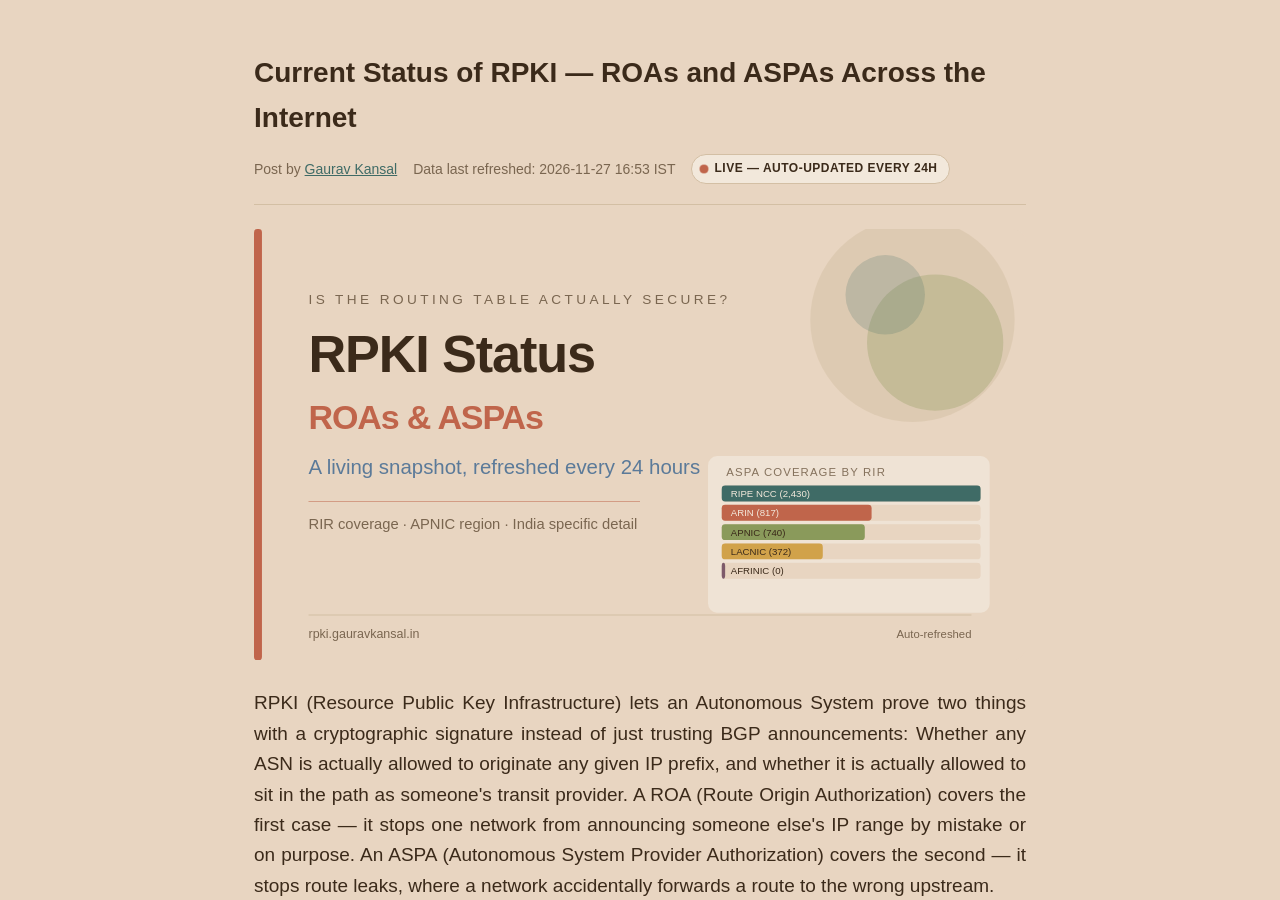
<file: index.html>
<!DOCTYPE html>
<html lang="en">
<head>
    <meta charset="UTF-8">
    <!-- Redirects instantly (0 seconds) to dashboard.html -->
    <meta http-equiv="refresh" content="0; url=RPKI-Live-Stats-standalone.html" />
    <title>Redirecting...</title>
    <title>Current Status of RPKI — ROAs and ASPAs Across the Internet</title>
<meta property="og:title" content="Current Status of RPKI — ROAs and ASPAs Across the Internet" />
<meta property="og:description" content="Live RPKI stats: ROA/ASPA/ROV adoption across all five RIRs, the APNIC region, and India. Auto-refreshed every 24 hours." />
<meta property="og:image" content="rir_adoption.png" />
<meta property="og:type" content="article" />
<link rel="icon" type="image/svg+xml" href="favicon.svg">
<link rel="alternate icon" type="image/png" href="favicon.png">
<link rel="apple-touch-icon" href="favicon.png">

</head>
<body>
    <!-- Fallback link if the automatic redirect fails -->
    <p>If you are not redirected, <a href="RPKI-Live-Stats-standalone.html">click here</a>.</p>
</body>
</html>
</file>
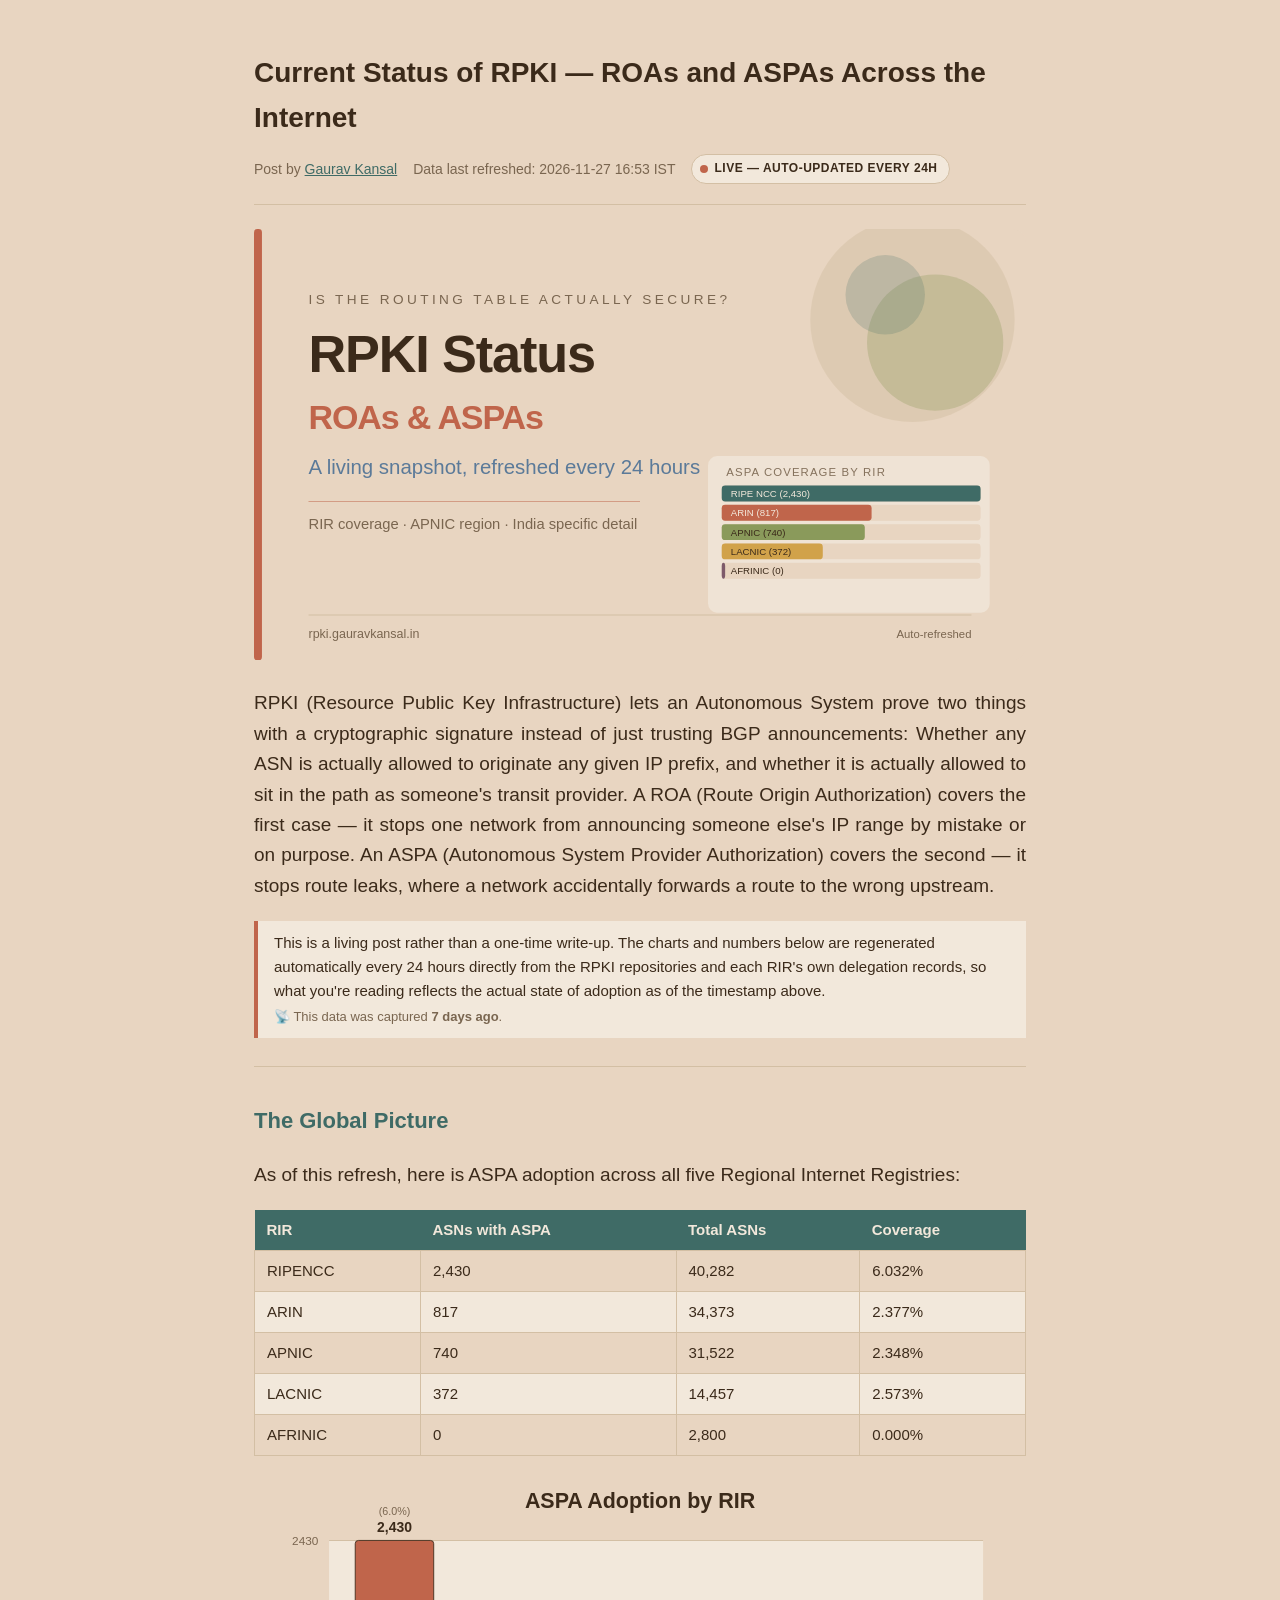
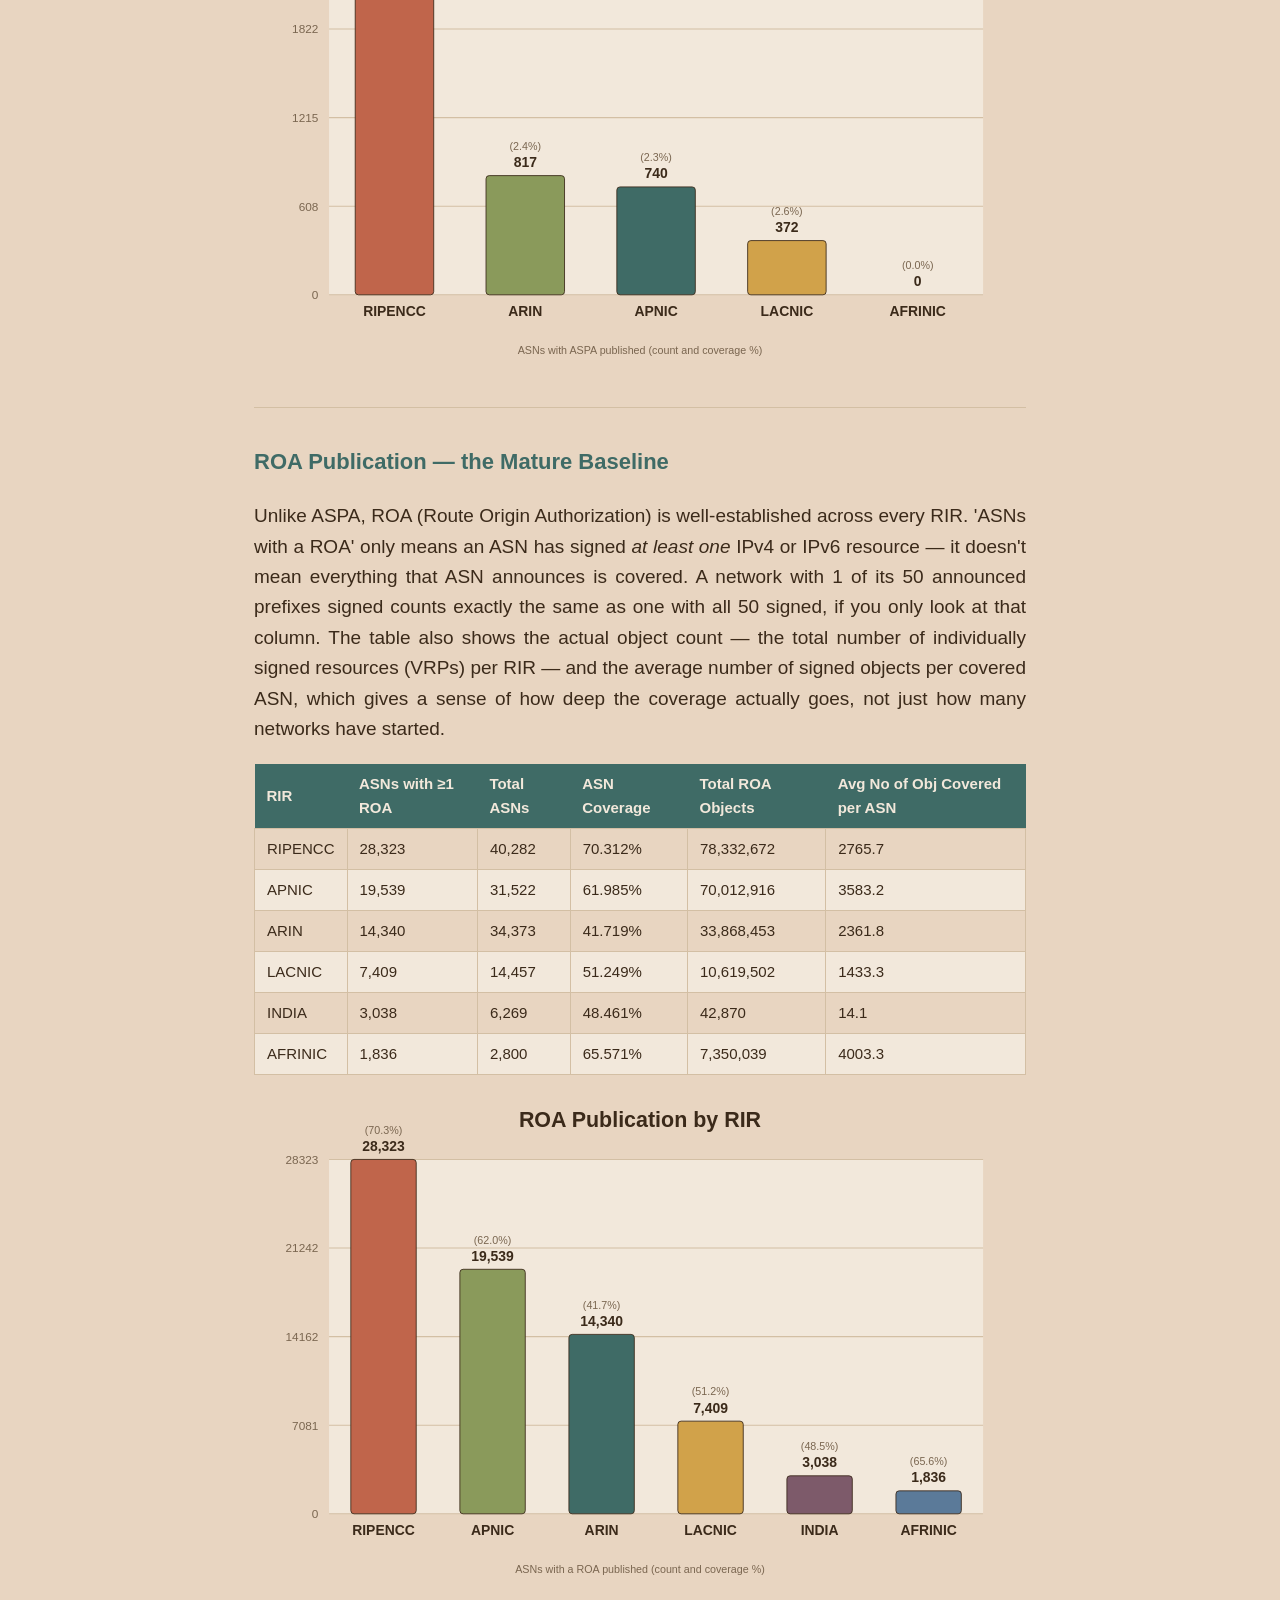
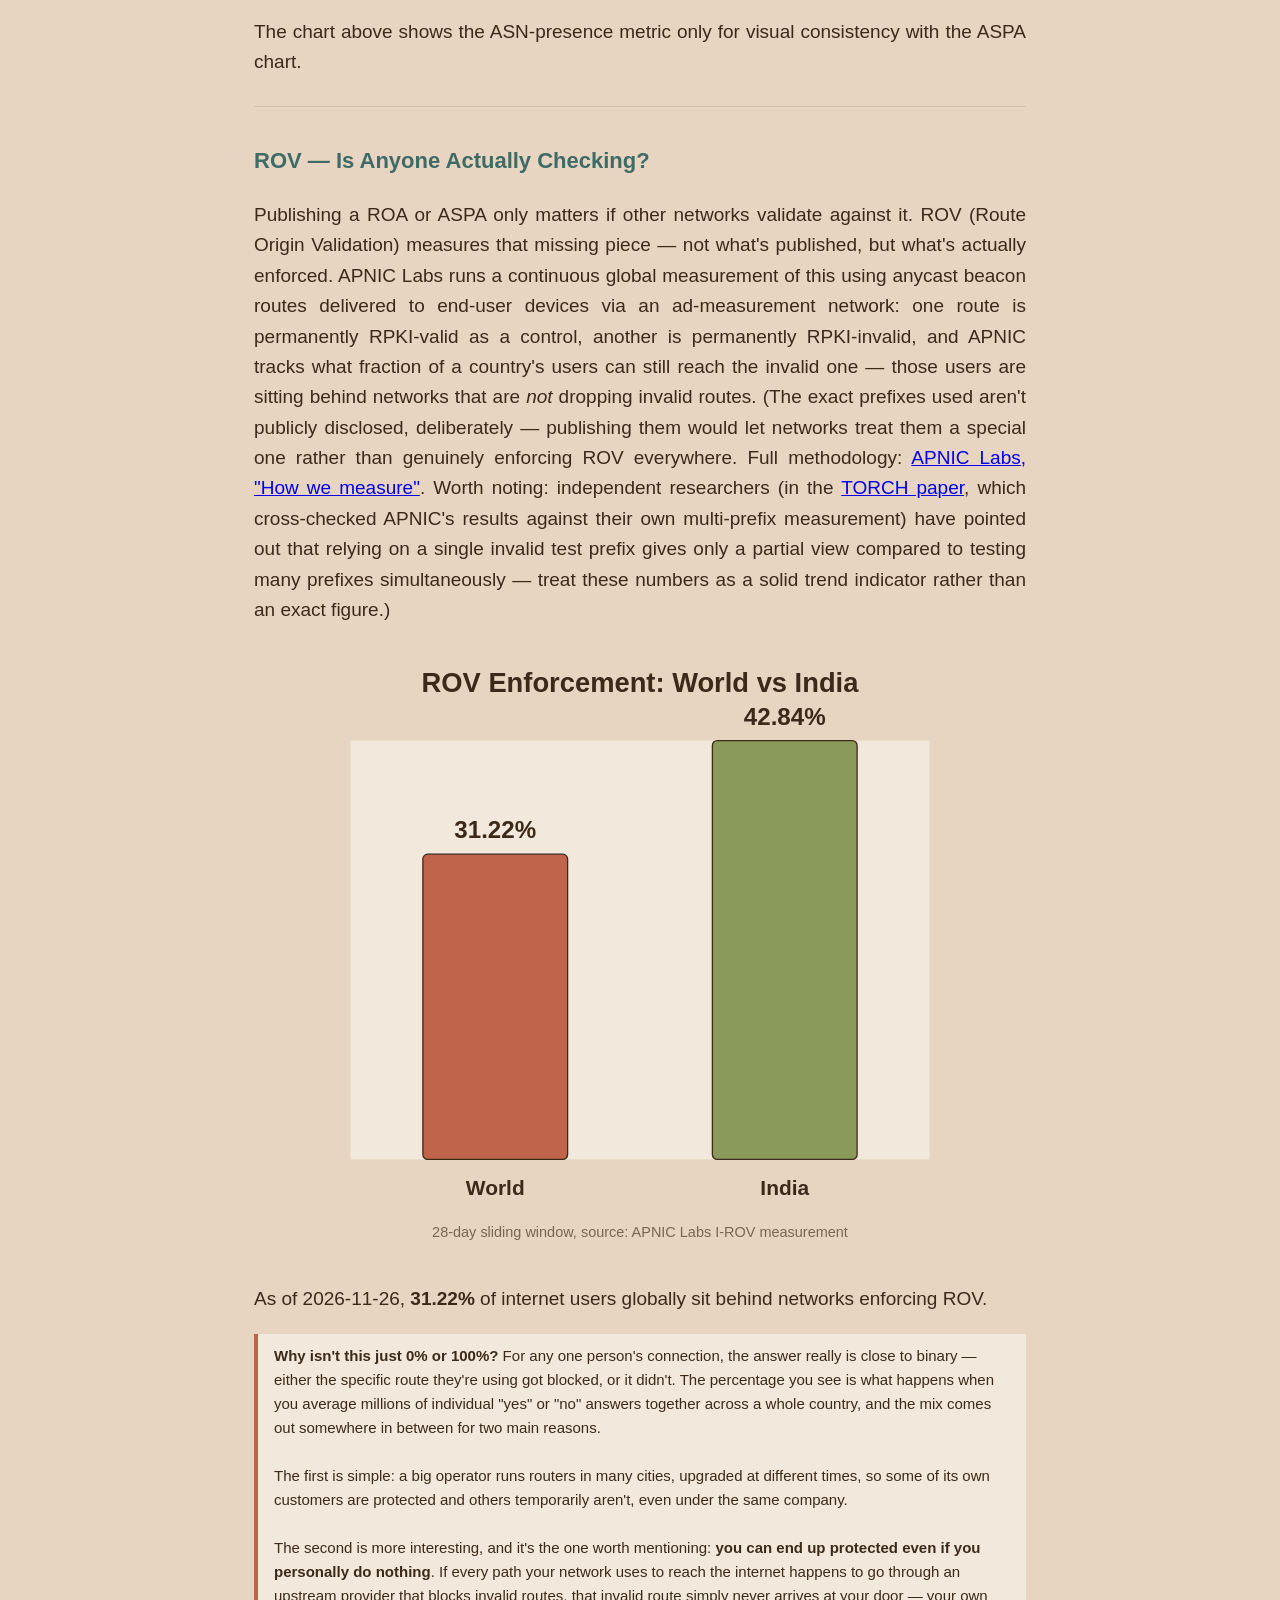
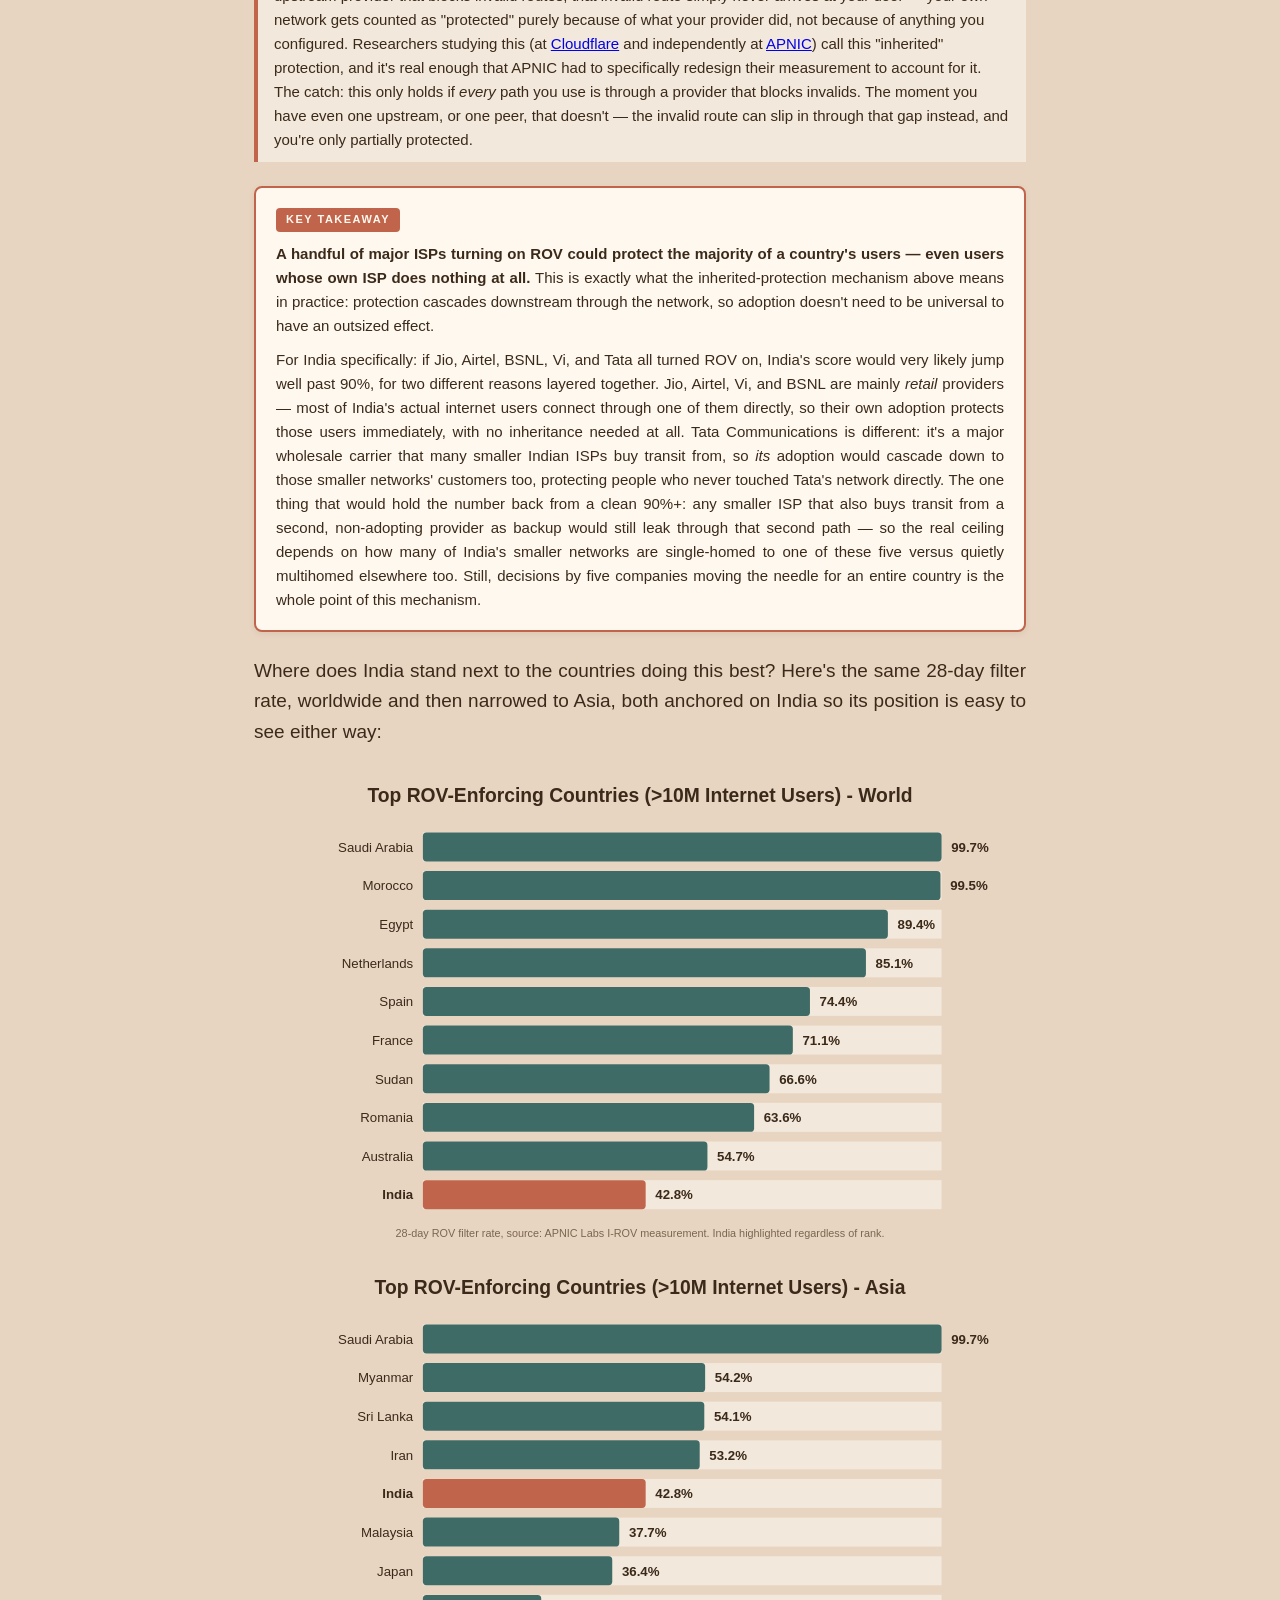
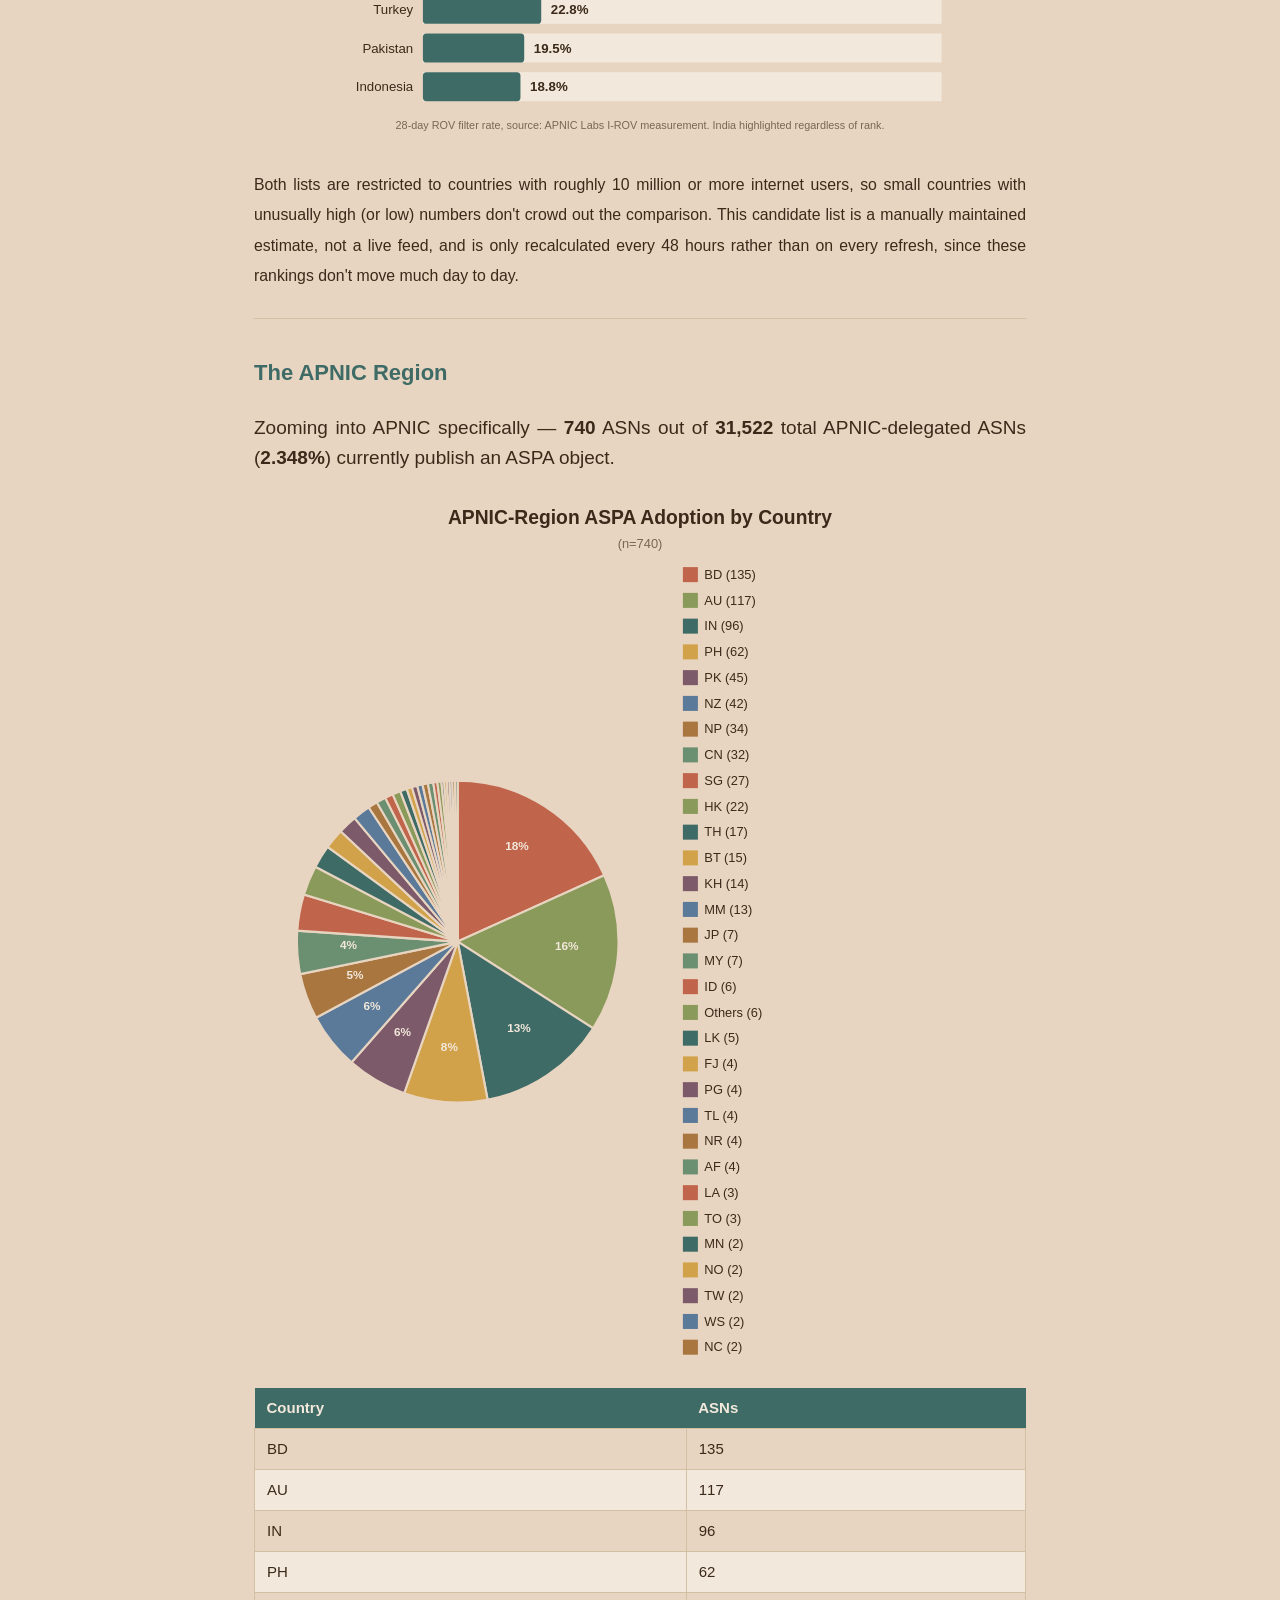
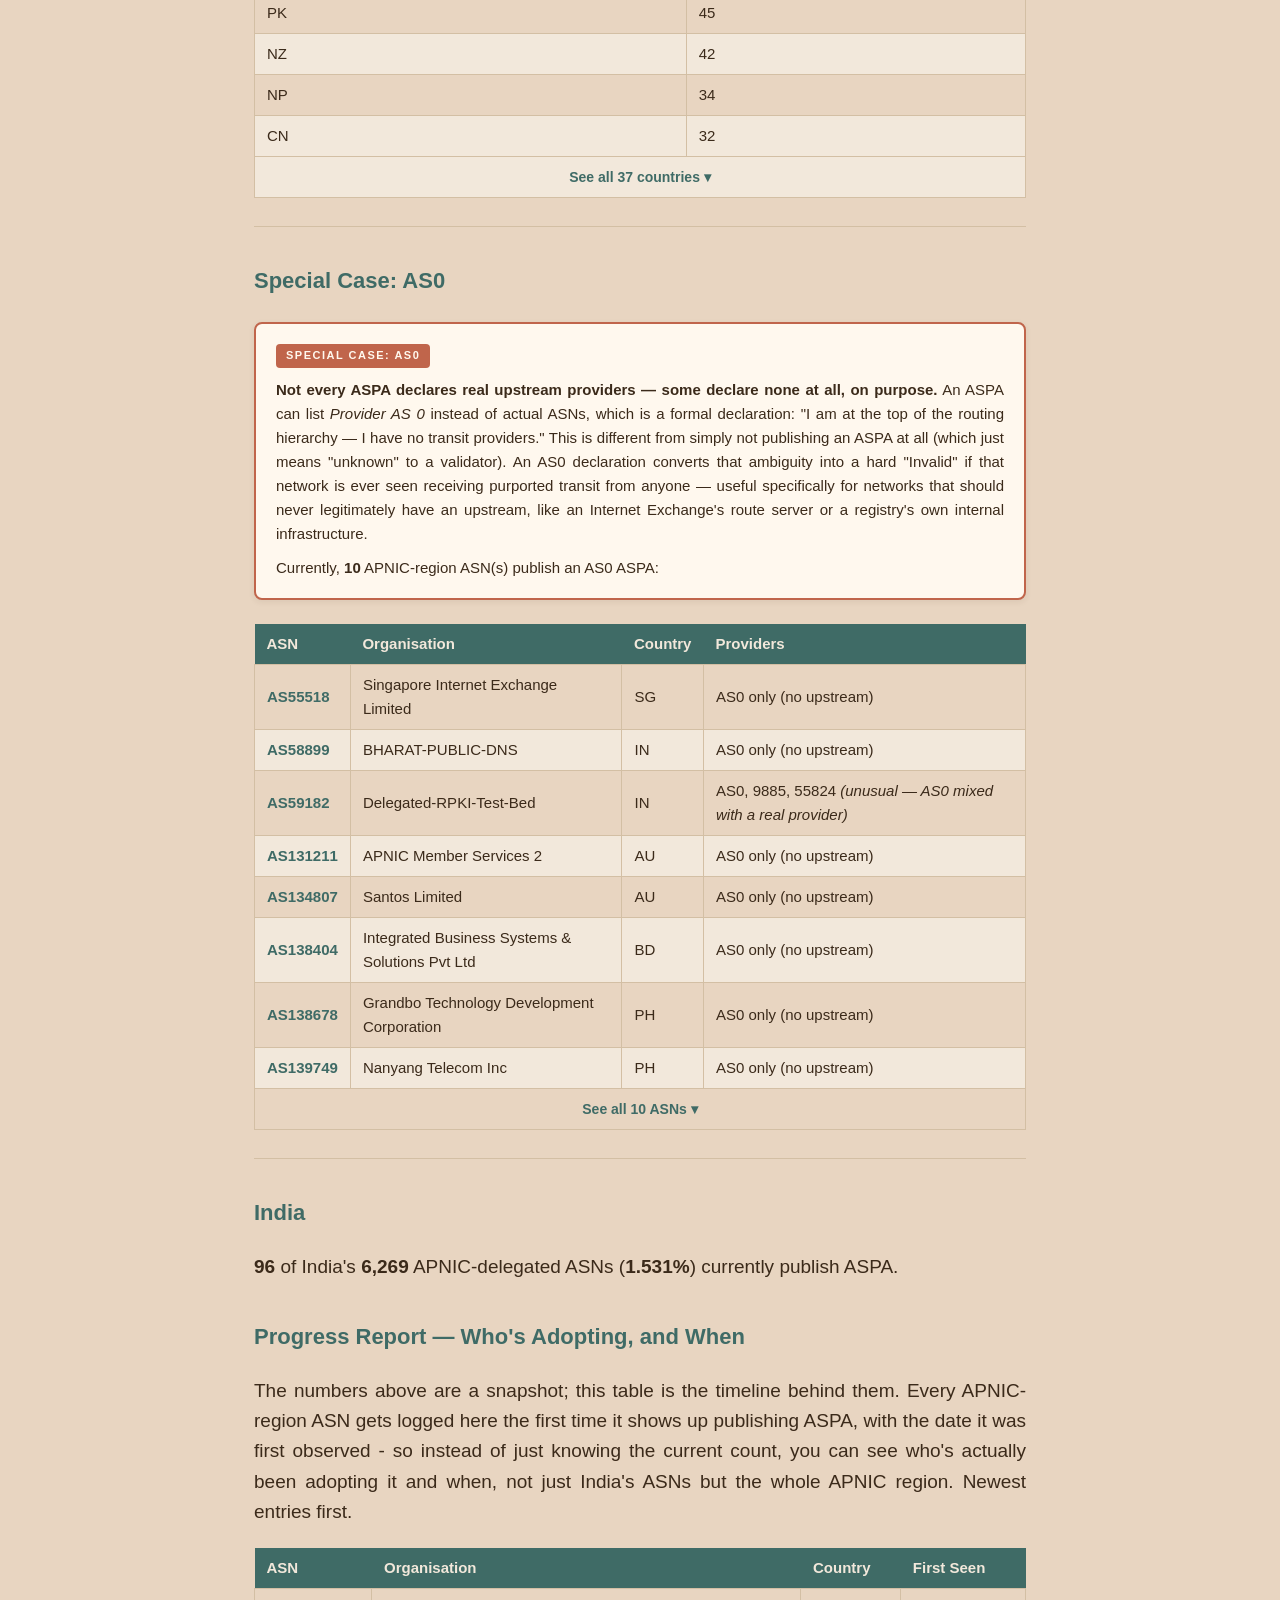
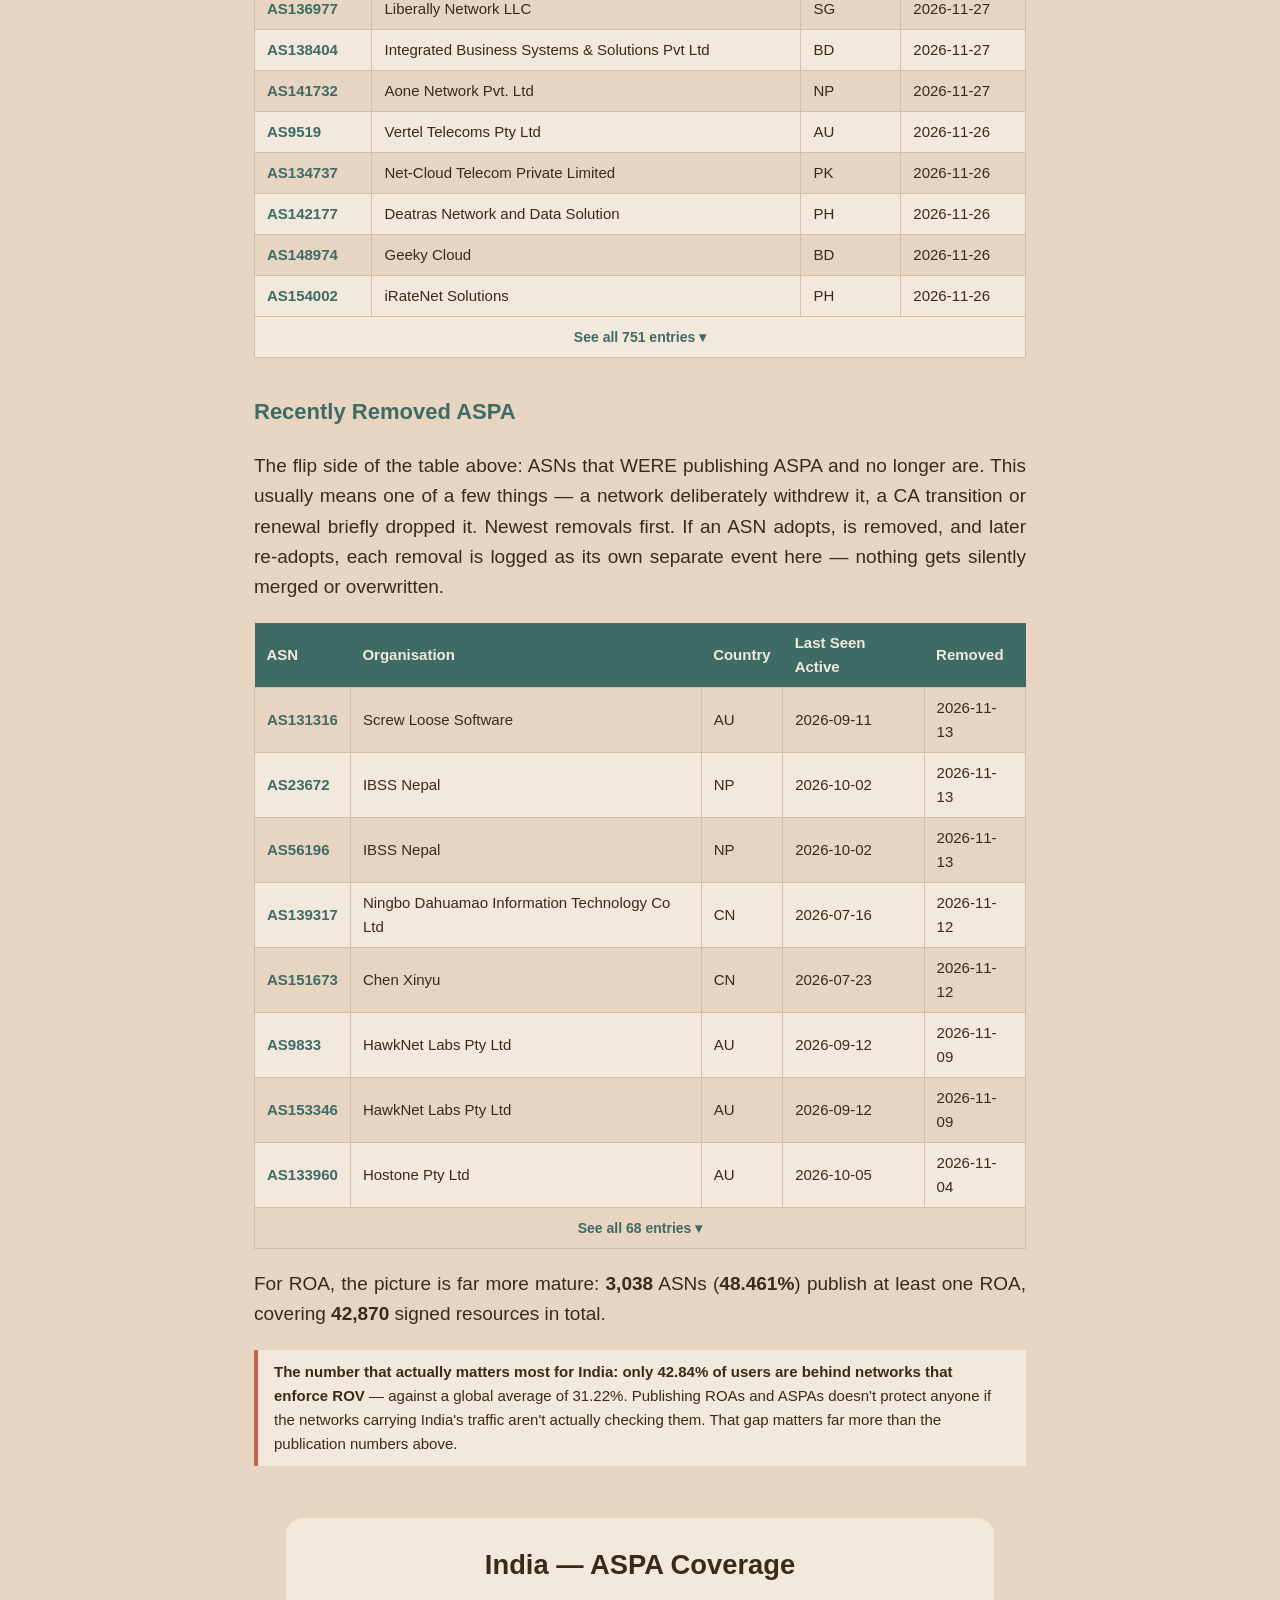
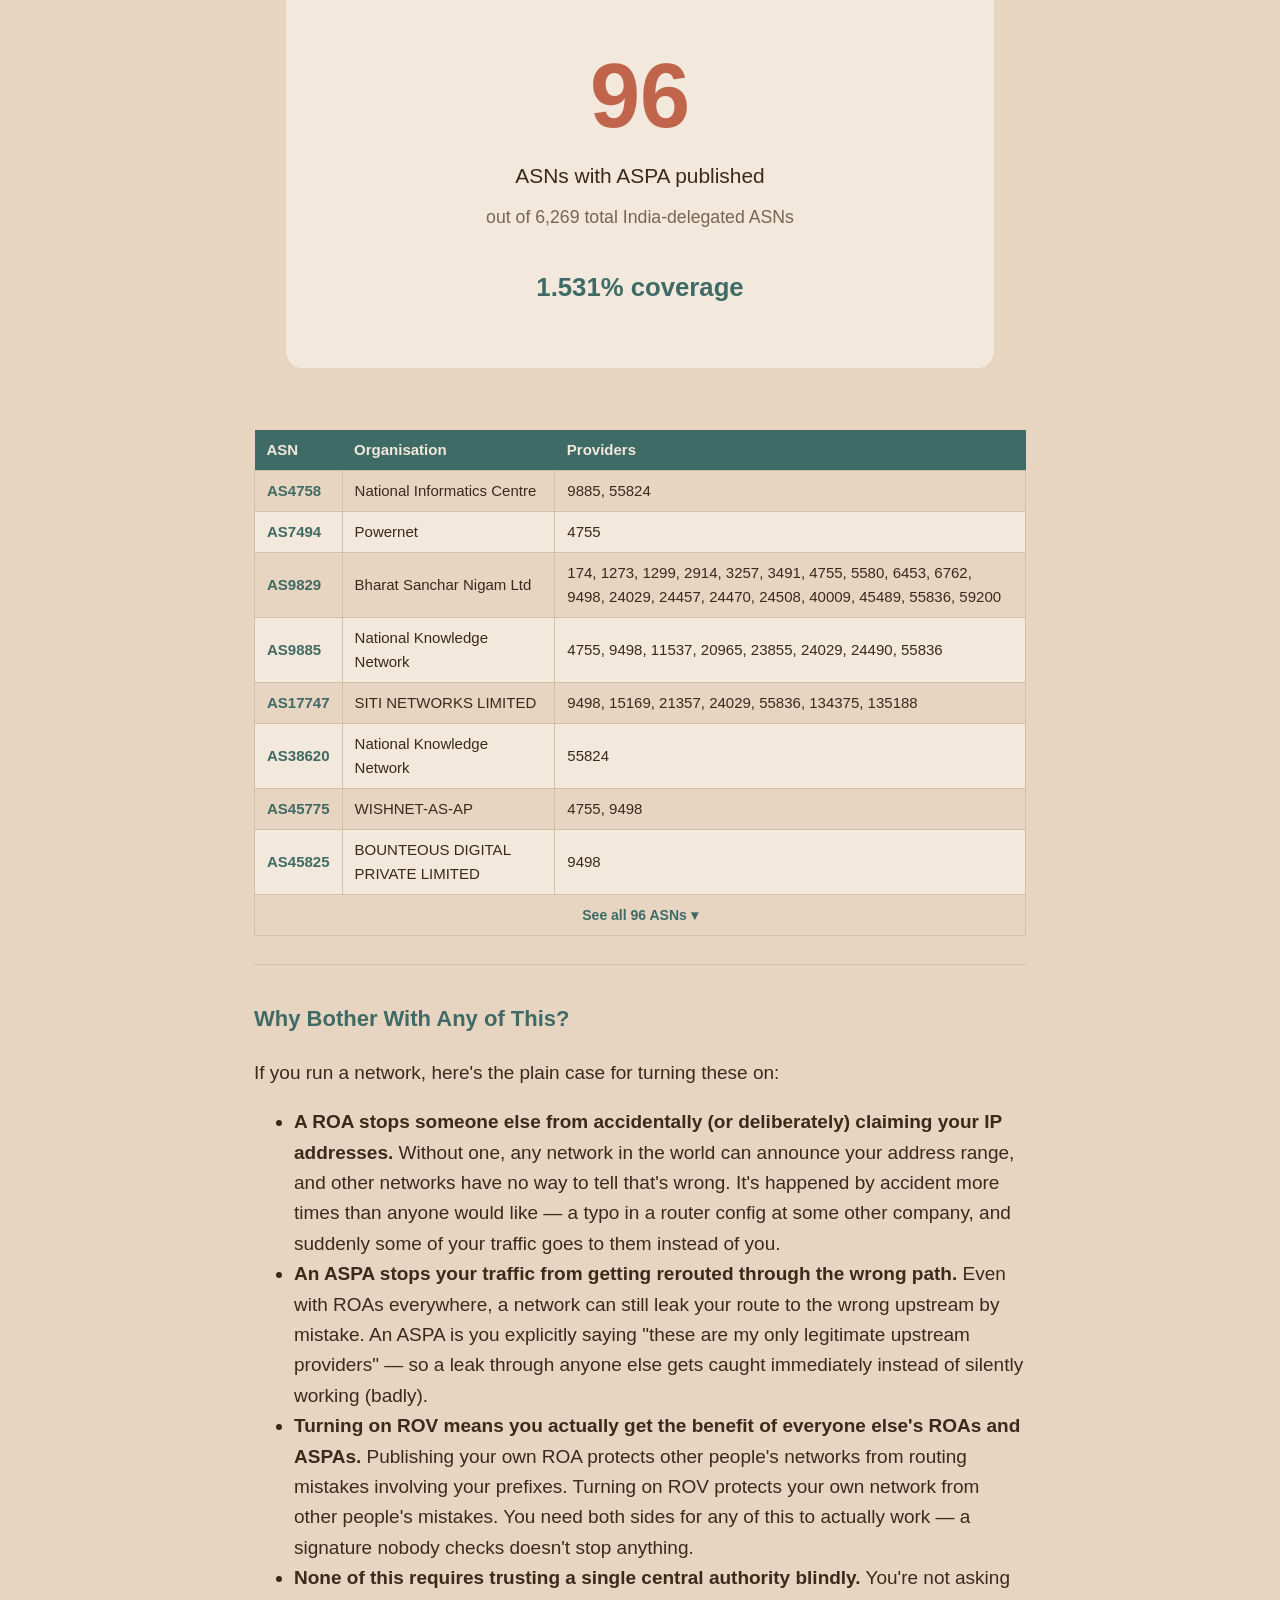
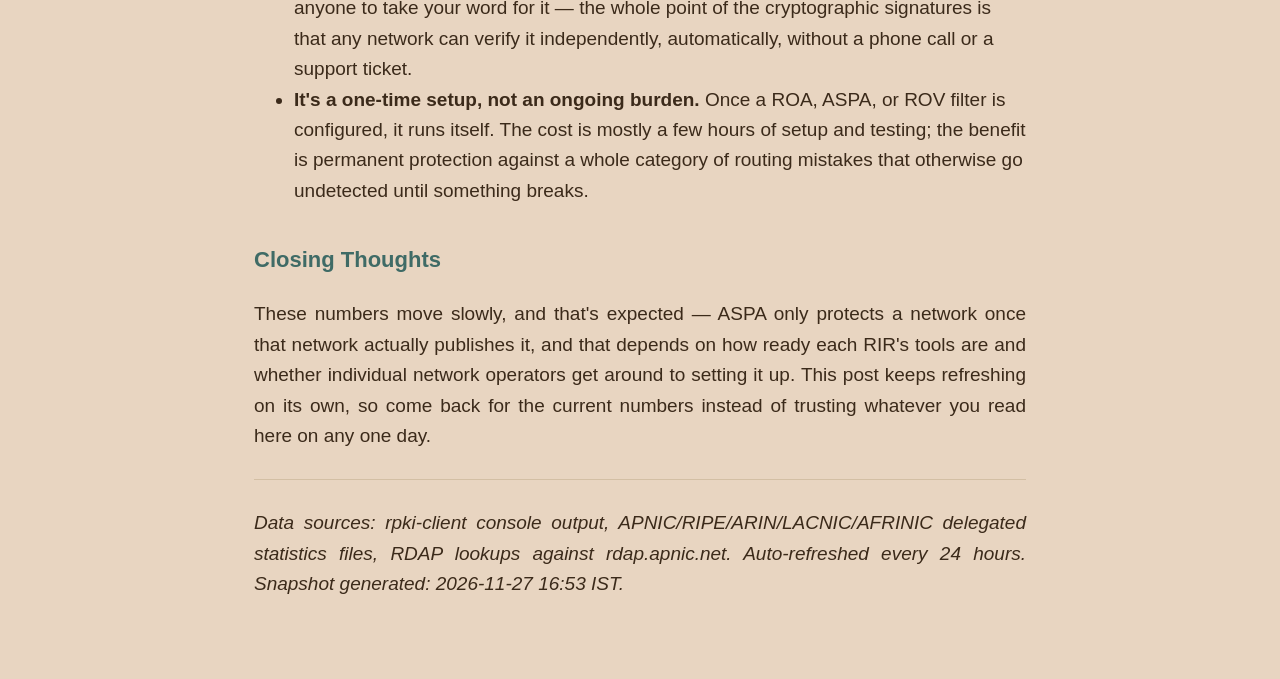
<file: RPKI-Live-Stats-standalone.html>
<!DOCTYPE html>
<html lang="en">
<head>
<!-- Google tag (gtag.js) -->
<script async src="https://www.googletagmanager.com/gtag/js?id=G-V78EBX66N1"></script>
<script>
  window.dataLayer = window.dataLayer || [];
  function gtag(){dataLayer.push(arguments);}
  gtag('js', new Date());
  gtag('config', 'G-V78EBX66N1');
</script>
<!-- Google Tag Manager -->
<script>(function(w,d,s,l,i){w[l]=w[l]||[];w[l].push({'gtm.start':
new Date().getTime(),event:'gtm.js'});var f=d.getElementsByTagName(s)[0],
j=d.createElement(s),dl=l!='dataLayer'?'&l='+l:'';j.async=true;j.src=
'https://www.googletagmanager.com/gtm.js?id='+i+dl;f.parentNode.insertBefore(j,f);
})(window,document,'script','dataLayer','GTM-KKQWN7J6');</script>
<!-- End Google Tag Manager -->
<meta charset="utf-8">
<meta name="viewport" content="width=device-width, initial-scale=1">
<title>Current Status of RPKI — ROAs and ASPAs Across the Internet</title>
<meta property="og:title" content="Current Status of RPKI — ROAs and ASPAs Across the Internet" />
<meta property="og:description" content="Live RPKI stats: ROA/ASPA/ROV adoption across all five RIRs, the APNIC region, and India. Auto-refreshed every 24 hours." />
<meta property="og:image" content="https://rpki.gauravkansal.in/rir_adoption.png" />
<meta property="og:type" content="article" />
<link rel="icon" type="image/svg+xml" href="favicon.svg">
<link rel="alternate icon" type="image/png" href="favicon.png">
<link rel="apple-touch-icon" href="favicon.png">
<link rel="stylesheet" href="standalone.css">
</head>
<body>
<!-- Google Tag Manager (noscript) -->
<noscript><iframe src="https://www.googletagmanager.com/ns.html?id=GTM-KKQWN7J6"
height="0" width="0" style="display:none;visibility:hidden"></iframe></noscript>
<!-- End Google Tag Manager (noscript) -->
<div class="rpki-page">

  <h1>Current Status of RPKI — ROAs and ASPAs Across the Internet</h1>

  <div class="rpki-byline">
    <span>Post by <a href="https://www.gauravkansal.in/index.html" target="_blank" rel="noopener">Gaurav Kansal</a></span>
    <span>Data last refreshed: <!--RPKI:LAST_UPDATED-->2026-11-27 16:53 IST<!--/RPKI:LAST_UPDATED--></span>
    <span class="rpki-live-badge"><span class="rpki-live-dot"></span>LIVE — AUTO-UPDATED EVERY 24H</span>
  </div>

<!--STANDALONE_CONTENT_START-->

<svg viewBox="0 0 680 380" xmlns="http://www.w3.org/2000/svg" role="img">
  <title>Current Status of RPKI — ROAs and ASPAs Across the Internet</title>
  <desc>A warm parchment-themed blog banner showing RPKI adoption status across RIRs, APNIC region, and India.</desc>

  <rect width="680" height="380" fill="#e8d5c1" rx="12"/>
  <rect x="0" y="0" width="7" height="380" fill="#c0654b" rx="3"/>

  <circle cx="580" cy="80"  r="90" fill="#d3bfa4" opacity="0.5"/>
  <circle cx="600" cy="100" r="60" fill="#8a9a5b" opacity="0.3"/>
  <circle cx="556" cy="58"  r="35" fill="#3f6b66" opacity="0.2"/>

  <rect x="400" y="200" width="248" height="138" rx="8" fill="#f2e8db" opacity="0.8"/>

  <text x="48" y="66" font-family="Arial, sans-serif" font-size="12" font-weight="400" fill="#7a6650" letter-spacing="3">
    IS THE ROUTING TABLE ACTUALLY SECURE?
  </text>

  <text x="48" y="126" font-family="Arial, sans-serif" font-size="46" font-weight="700" fill="#3b2a1a" letter-spacing="-1">
    RPKI Status
  </text>
  <text x="48" y="176" font-family="Arial, sans-serif" font-size="30" font-weight="700" fill="#c0654b" letter-spacing="-1">
    ROAs &amp; ASPAs
  </text>

  <text x="48" y="216" font-family="Arial, sans-serif" font-size="18" font-weight="400" fill="#5b7a99">
    A living snapshot, refreshed every 24 hours
  </text>

  <line x1="48" y1="240" x2="340" y2="240" stroke="#c0654b" stroke-width="1" opacity="0.5"/>

  <text x="48" y="264" font-family="Arial, sans-serif" font-size="13" fill="#7a6650">
    RIR coverage · APNIC region · India specific detail
  </text>

  <text x="416" y="218" font-family="Arial, sans-serif" font-size="10" fill="#7a6650" letter-spacing="1" opacity="0.9">
    ASPA COVERAGE BY RIR
  </text>

  <!-- Bars are sorted by actual current ASPA count every run (RANK1 =
       highest), not tied to a fixed RIR identity - this is what lets the
       banner stay correct if rankings ever shift, instead of silently
       going stale like an earlier version did. Widths are sqrt-scaled so
       smaller RIRs stay visible rather than a linear scale flattening
       them to invisible slivers. This is still a decorative summary, not
       the data chart - see rir_adoption.svg below for exact figures.
       Widths are set via JS on load (see hidden data + script right after
       the closing </svg> tag) rather than inline in the width= attribute,
       since HTML comment markers don't work inside attribute values. -->
  <rect x="412" y="226" width="228" height="14" rx="3" fill="#e8d5c1"/>
  <rect id="rpki-rank1-bar" x="412" y="226" width="0" height="14" rx="3" fill="#3f6b66"/>
  <text x="420" y="236" font-family="Arial, sans-serif" font-size="8.5" fill="#f2e8db"><!--RPKI:RANK1_LABEL-->RIPE NCC<!--/RPKI:RANK1_LABEL--> (<!--RPKI:RANK1_COUNT-->2,430<!--/RPKI:RANK1_COUNT-->)</text>

  <rect x="412" y="243" width="228" height="14" rx="3" fill="#e8d5c1"/>
  <rect id="rpki-rank2-bar" x="412" y="243" width="0" height="14" rx="3" fill="#c0654b"/>
  <text x="420" y="253" font-family="Arial, sans-serif" font-size="8.5" fill="#f2e8db"><!--RPKI:RANK2_LABEL-->ARIN<!--/RPKI:RANK2_LABEL--> (<!--RPKI:RANK2_COUNT-->817<!--/RPKI:RANK2_COUNT-->)</text>

  <rect x="412" y="260" width="228" height="14" rx="3" fill="#e8d5c1"/>
  <rect id="rpki-rank3-bar" x="412" y="260" width="0" height="14" rx="3" fill="#8a9a5b"/>
  <text x="420" y="270" font-family="Arial, sans-serif" font-size="8.5" fill="#3b2a1a"><!--RPKI:RANK3_LABEL-->APNIC<!--/RPKI:RANK3_LABEL--> (<!--RPKI:RANK3_COUNT-->740<!--/RPKI:RANK3_COUNT-->)</text>

  <rect x="412" y="277" width="228" height="14" rx="3" fill="#e8d5c1"/>
  <rect id="rpki-rank4-bar" x="412" y="277" width="0" height="14" rx="3" fill="#d1a24a"/>
  <text x="420" y="287" font-family="Arial, sans-serif" font-size="8.5" fill="#3b2a1a"><!--RPKI:RANK4_LABEL-->LACNIC<!--/RPKI:RANK4_LABEL--> (<!--RPKI:RANK4_COUNT-->372<!--/RPKI:RANK4_COUNT-->)</text>

  <rect x="412" y="294" width="228" height="14" rx="3" fill="#e8d5c1"/>
  <rect id="rpki-rank5-bar" x="412" y="294" width="0" height="14" rx="3" fill="#7d5a6a"/>
  <text x="420" y="304" font-family="Arial, sans-serif" font-size="8.5" fill="#3b2a1a"><!--RPKI:RANK5_LABEL-->AFRINIC<!--/RPKI:RANK5_LABEL--> (<!--RPKI:RANK5_COUNT-->0<!--/RPKI:RANK5_COUNT-->)</text>

  <line x1="48" y1="340" x2="632" y2="340" stroke="#d3bfa4" stroke-width="1"/>
  <text x="48" y="360" font-family="Arial, sans-serif" font-size="11" fill="#7a6650">rpki.gauravkansal.in</text>
  <text x="632" y="360" font-family="Arial, sans-serif" font-size="10" fill="#7a6650" text-anchor="end">Auto-refreshed</text>
</svg>

<div style="display:none">
  <span id="rpki-rank1-width"><!--RPKI:RANK1_WIDTH-->228<!--/RPKI:RANK1_WIDTH--></span>
  <span id="rpki-rank2-width"><!--RPKI:RANK2_WIDTH-->132<!--/RPKI:RANK2_WIDTH--></span>
  <span id="rpki-rank3-width"><!--RPKI:RANK3_WIDTH-->126<!--/RPKI:RANK3_WIDTH--></span>
  <span id="rpki-rank4-width"><!--RPKI:RANK4_WIDTH-->89<!--/RPKI:RANK4_WIDTH--></span>
  <span id="rpki-rank5-width"><!--RPKI:RANK5_WIDTH-->3<!--/RPKI:RANK5_WIDTH--></span>
</div>
<script>
// SVG attribute values can't contain HTML comment markers (they'd render
// as literal text, breaking the attribute) - so the actual widths live in
// hidden text nodes above instead, and get applied here on load.
(function() {
  for (var i = 1; i <= 5; i++) {
    var widthEl = document.getElementById('rpki-rank' + i + '-width');
    var barEl = document.getElementById('rpki-rank' + i + '-bar');
    if (widthEl && barEl) {
      barEl.setAttribute('width', widthEl.textContent.trim());
    }
  }
})();
</script>

<p align="justify">
RPKI (Resource Public Key Infrastructure) lets an Autonomous System prove two things
with a cryptographic signature instead of just trusting BGP announcements: Whether any ASN is
actually allowed to originate any given IP prefix, and whether it is actually allowed to sit
in the path as someone's transit provider. A ROA (Route Origin Authorization) covers the
first case — it stops one network from announcing someone else's IP range by mistake or
on purpose. An ASPA (Autonomous System Provider Authorization) covers the second — it
stops route leaks, where a network accidentally forwards a route to the wrong upstream.
</p>

<div class="rpki-refresh-note">
This is a living post rather than a one-time write-up. The charts and numbers below are
regenerated automatically every 24 hours directly from the RPKI repositories and each RIR's
own delegation records, so what you're reading reflects the actual state of adoption as of
the timestamp above.
<div class="rpki-freshness">📡 This data was captured
<strong id="rpki-live-age"><!--RPKI:DATA_AGE_HOURS-->16 minutes<!--/RPKI:DATA_AGE_HOURS--> ago (at last check)</strong>.
<span id="rpki-epoch-data" style="display:none"><!--RPKI:RPKI_EPOCH_MS-->1795778597000<!--/RPKI:RPKI_EPOCH_MS--></span>
</div>
<script>
(function() {
  var ageEl = document.getElementById('rpki-live-age');
  var epochEl = document.getElementById('rpki-epoch-data');
  if (!ageEl || !epochEl) return;
  function fmt(ms) {
    var s = Math.floor(ms / 1000);
    if (s < 60) return s + ' second' + (s === 1 ? '' : 's') + ' ago';
    var m = Math.floor(s / 60);
    if (m < 60) return m + ' minute' + (m === 1 ? '' : 's') + ' ago';
    var h = Math.floor(m / 60);
    if (h < 48) return h + ' hour' + (h === 1 ? '' : 's') + ' ago';
    var d = Math.floor(h / 24);
    return d + ' day' + (d === 1 ? '' : 's') + ' ago';
  }
  function update() {
    var epochMs = parseInt(epochEl.textContent.trim(), 10);
    if (!epochMs) return;
    ageEl.textContent = fmt(Date.now() - epochMs);
  }
  update();
  setInterval(update, 60000); // keeps ticking forward if the tab stays open
})();
</script>
</div>

<hr/>

<h3>The Global Picture</h3>

<p>As of this refresh, here is ASPA adoption across all five Regional Internet Registries:</p>

<table class="rpki-table">
  <thead>
    <tr><th>RIR</th><th>ASNs with ASPA</th><th>Total ASNs</th><th>Coverage</th></tr>
  </thead>
  <tbody>
    <!--RPKI:RIR_TABLE_ROWS-->    <tr><td>RIPENCC</td><td>2,430</td><td>40,282</td><td>6.032%</td></tr>
    <tr><td>ARIN</td><td>817</td><td>34,373</td><td>2.377%</td></tr>
    <tr><td>APNIC</td><td>740</td><td>31,522</td><td>2.348%</td></tr>
    <tr><td>LACNIC</td><td>372</td><td>14,457</td><td>2.573%</td></tr>
    <tr><td>AFRINIC</td><td>0</td><td>2,800</td><td>0.000%</td></tr><!--/RPKI:RIR_TABLE_ROWS-->
  </tbody>
</table>

<img src="rir_adoption.svg" alt="ASPA adoption by RIR" style="max-width:100%;">

<hr/>

<h3>ROA Publication — the Mature Baseline</h3>

<p>
Unlike ASPA, ROA (Route Origin Authorization) is well-established across every RIR. 'ASNs with a ROA' only means an
ASN has signed <em>at least one</em> IPv4 or IPv6 resource — it doesn't mean everything
that ASN announces is covered. A network with 1 of its 50 announced prefixes signed counts
exactly the same as one with all 50 signed, if you only look at that column. The table
also shows the actual object count — the total number of individually signed resources
(VRPs) per RIR — and the average number of signed objects per covered ASN, which gives a
sense of how deep the coverage actually goes, not just how many networks have started.
</p>

<table class="rpki-table">
  <thead>
    <tr><th>RIR</th><th>ASNs with ≥1 ROA</th><th>Total ASNs</th><th>ASN Coverage</th><th>Total ROA Objects</th><th>Avg No of Obj Covered per ASN</th></tr>
  </thead>
  <tbody>
    <!--RPKI:ROA_TABLE_ROWS-->    <tr><td>RIPENCC</td><td>28,323</td><td>40,282</td><td>70.312%</td><td>78,332,672</td><td>2765.7</td></tr>
    <tr><td>APNIC</td><td>19,539</td><td>31,522</td><td>61.985%</td><td>70,012,916</td><td>3583.2</td></tr>
    <tr><td>ARIN</td><td>14,340</td><td>34,373</td><td>41.719%</td><td>33,868,453</td><td>2361.8</td></tr>
    <tr><td>LACNIC</td><td>7,409</td><td>14,457</td><td>51.249%</td><td>10,619,502</td><td>1433.3</td></tr>
    <tr><td>INDIA</td><td>3,038</td><td>6,269</td><td>48.461%</td><td>42,870</td><td>14.1</td></tr>
    <tr><td>AFRINIC</td><td>1,836</td><td>2,800</td><td>65.571%</td><td>7,350,039</td><td>4003.3</td></tr><!--/RPKI:ROA_TABLE_ROWS-->
  </tbody>
</table>

<img src="roa_adoption.svg" alt="ROA publication by RIR" style="max-width:100%;">

<p>
The chart above shows the ASN-presence metric only for visual consistency with the ASPA
chart.
</p>

<hr/>

<h3>ROV — Is Anyone Actually Checking?</h3>

<p>
Publishing a ROA or ASPA only matters if other networks validate against
it. ROV (Route Origin Validation) measures that missing piece — not what's published,
but what's actually enforced. APNIC Labs runs a continuous global measurement of this using
anycast beacon routes delivered to end-user devices via an ad-measurement network: one route
is permanently RPKI-valid as a control, another is permanently RPKI-invalid, and APNIC tracks
what fraction of a country's users can still reach the invalid one — those users are sitting
behind networks that are <em>not</em> dropping invalid routes. (The exact prefixes used aren't
publicly disclosed, deliberately — publishing them would let networks treat them a special one
rather than genuinely enforcing ROV everywhere. Full methodology:
<a href="https://blog.apnic.net/2023/11/09/how-we-measure-rpki-roa-signing-and-route-origination-validation/" target="_blank" rel="noopener">APNIC Labs, "How we measure"</a>.
Worth noting: independent researchers (in the
<a href="https://arxiv.org/pdf/2603.29207" target="_blank" rel="noopener">TORCH paper</a>,
which cross-checked APNIC's results against their own multi-prefix measurement) have
pointed out that relying on a single invalid test prefix gives only a partial view
compared to testing many prefixes simultaneously — treat
these numbers as a solid trend indicator rather than an exact figure.)
</p>

<img src="rov_comparison.svg" alt="ROV enforcement rate: World vs India" style="max-width:100%;">

<p>
As of <!--RPKI:ROV_DATE-->2026-11-26<!--/RPKI:ROV_DATE-->, <strong><!--RPKI:ROV_WORLD_RATE-->31.22<!--/RPKI:ROV_WORLD_RATE-->%</strong> of internet users globally sit
behind networks enforcing ROV.
</p>

<div class="rpki-refresh-note">
<strong>Why isn't this just 0% or 100%?</strong> For any one person's connection, the answer
really is close to binary — either the specific route they're using got blocked, or it
didn't. The percentage you see is what happens when you average millions of individual
"yes" or "no" answers together across a whole country, and the mix comes out somewhere
in between for two main reasons.
<br/><br/>
The first is simple: a big operator runs routers in many cities, upgraded at different
times, so some of its own customers are protected and others temporarily aren't, even
under the same company.
<br/><br/>
The second is more interesting, and it's the one worth mentioning: <strong>you can end
up protected even if you personally do nothing</strong>. If every path your network uses
to reach the internet happens to go through an upstream provider that blocks invalid
routes, that invalid route simply never arrives at your door — your own network gets
counted as "protected" purely because of what your provider did, not because of anything
you configured. Researchers studying this (at
<a href="https://blog.cloudflare.com/rpki-updates-data/" target="_blank" rel="noopener">Cloudflare</a>
and independently at <a href="https://www.potaroo.net/ispcol/2021-03/rov.html" target="_blank" rel="noopener">APNIC</a>)
call this "inherited" protection, and it's real enough that APNIC had to specifically
redesign their measurement to account for it. The catch: this only holds if <em>every</em>
path you use is through a provider that blocks invalids. The moment you have even one
upstream, or one peer, that doesn't — the invalid route can slip in through that gap
instead, and you're only partially protected.
</div>

<div class="rpki-highlight-box">
<div class="rpki-highlight-label">KEY TAKEAWAY</div>
<p style="margin:0 0 10px 0;">
<strong>A handful of major ISPs turning on ROV could protect the majority of a country's
users — even users whose own ISP does nothing at all.</strong> This is exactly what the
inherited-protection mechanism above means in practice: protection cascades downstream
through the network, so adoption doesn't need to be universal to have an outsized effect.
</p>
<p style="margin:0;">
For India specifically: if Jio, Airtel, BSNL, Vi, and Tata all turned ROV on, India's
score would very likely jump well past 90%, for two different reasons layered together.
Jio, Airtel, Vi, and BSNL are mainly <em>retail</em> providers — most of India's actual
internet users connect through one of them directly, so their own adoption protects those
users immediately, with no inheritance needed at all. Tata Communications is different:
it's a major wholesale carrier that many smaller Indian ISPs buy transit from, so
<em>its</em> adoption would cascade down to those smaller networks' customers too,
protecting people who never touched Tata's network directly. The one thing that would
hold the number back from a clean 90%+: any smaller ISP that also buys transit from a
second, non-adopting provider as backup would still leak through that second path — so
the real ceiling depends on how many of India's smaller networks are single-homed to one
of these five versus quietly multihomed elsewhere too. Still, decisions by five
companies moving the needle for an entire country is the whole point of this mechanism.
</p>
</div>

<p>Where does India stand next to the countries doing this best? Here's the same 28-day
filter rate, worldwide and then narrowed to Asia, both anchored on India so its position
is easy to see either way:</p>

<img src="rov_top_global.svg" alt="Top ROV-enforcing countries worldwide, with India" style="max-width:100%;">

<img src="rov_top_asia.svg" alt="Top ROV-enforcing countries in Asia, with India" style="max-width:100%;">


<p><small>
Both lists are restricted to countries with roughly 10 million or more internet users, so
small countries with unusually high (or low) numbers don't crowd out the comparison. This
candidate list is a manually maintained estimate, not a live feed, and is only
recalculated every 48 hours rather than on every refresh, since these rankings don't move
much day to day.
</small></p>

<hr/>

<h3>The APNIC Region</h3>

<p>
Zooming into APNIC specifically — <strong><!--RPKI:APNIC_ASPA_COUNT-->740<!--/RPKI:APNIC_ASPA_COUNT--></strong> ASNs out of
<strong><!--RPKI:APNIC_TOTAL_ASNS-->31,522<!--/RPKI:APNIC_TOTAL_ASNS--></strong> total APNIC-delegated ASNs
(<strong><!--RPKI:APNIC_COVERAGE_PCT-->2.348<!--/RPKI:APNIC_COVERAGE_PCT-->%</strong>) currently publish an ASPA object.
</p>

<img src="apnic_country_pie.svg" alt="APNIC ASPA adoption by country" style="max-width:100%;">

<table class="rpki-table">
  <thead>
    <tr><th>Country</th><th>ASNs</th></tr>
  </thead>
  <tbody>
    <!--RPKI:APNIC_COUNTRY_TABLE_ROWS-->    <tr><td>BD</td><td>135</td></tr>
    <tr><td>AU</td><td>117</td></tr>
    <tr><td>IN</td><td>96</td></tr>
    <tr><td>PH</td><td>62</td></tr>
    <tr><td>PK</td><td>45</td></tr>
    <tr><td>NZ</td><td>42</td></tr>
    <tr><td>NP</td><td>34</td></tr>
    <tr><td>CN</td><td>32</td></tr>
    <tr class="rpki-hidden-row" data-table="apnic-country" style="display:none;"><td>SG</td><td>27</td></tr>
    <tr class="rpki-hidden-row" data-table="apnic-country" style="display:none;"><td>HK</td><td>22</td></tr>
    <tr class="rpki-hidden-row" data-table="apnic-country" style="display:none;"><td>TH</td><td>17</td></tr>
    <tr class="rpki-hidden-row" data-table="apnic-country" style="display:none;"><td>BT</td><td>15</td></tr>
    <tr class="rpki-hidden-row" data-table="apnic-country" style="display:none;"><td>KH</td><td>14</td></tr>
    <tr class="rpki-hidden-row" data-table="apnic-country" style="display:none;"><td>MM</td><td>13</td></tr>
    <tr class="rpki-hidden-row" data-table="apnic-country" style="display:none;"><td>JP</td><td>7</td></tr>
    <tr class="rpki-hidden-row" data-table="apnic-country" style="display:none;"><td>MY</td><td>7</td></tr>
    <tr class="rpki-hidden-row" data-table="apnic-country" style="display:none;"><td>ID</td><td>6</td></tr>
    <tr class="rpki-hidden-row" data-table="apnic-country" style="display:none;"><td>LK</td><td>5</td></tr>
    <tr class="rpki-hidden-row" data-table="apnic-country" style="display:none;"><td>FJ</td><td>4</td></tr>
    <tr class="rpki-hidden-row" data-table="apnic-country" style="display:none;"><td>PG</td><td>4</td></tr>
    <tr class="rpki-hidden-row" data-table="apnic-country" style="display:none;"><td>TL</td><td>4</td></tr>
    <tr class="rpki-hidden-row" data-table="apnic-country" style="display:none;"><td>NR</td><td>4</td></tr>
    <tr class="rpki-hidden-row" data-table="apnic-country" style="display:none;"><td>AF</td><td>4</td></tr>
    <tr class="rpki-hidden-row" data-table="apnic-country" style="display:none;"><td>LA</td><td>3</td></tr>
    <tr class="rpki-hidden-row" data-table="apnic-country" style="display:none;"><td>TO</td><td>3</td></tr>
    <tr class="rpki-hidden-row" data-table="apnic-country" style="display:none;"><td>MN</td><td>2</td></tr>
    <tr class="rpki-hidden-row" data-table="apnic-country" style="display:none;"><td>NO</td><td>2</td></tr>
    <tr class="rpki-hidden-row" data-table="apnic-country" style="display:none;"><td>TW</td><td>2</td></tr>
    <tr class="rpki-hidden-row" data-table="apnic-country" style="display:none;"><td>WS</td><td>2</td></tr>
    <tr class="rpki-hidden-row" data-table="apnic-country" style="display:none;"><td>NC</td><td>2</td></tr>
    <tr class="rpki-hidden-row" data-table="apnic-country" style="display:none;"><td>US</td><td>2</td></tr>
    <tr class="rpki-hidden-row" data-table="apnic-country" style="display:none;"><td>CA</td><td>1</td></tr>
    <tr class="rpki-hidden-row" data-table="apnic-country" style="display:none;"><td>VU</td><td>1</td></tr>
    <tr class="rpki-hidden-row" data-table="apnic-country" style="display:none;"><td>DK</td><td>1</td></tr>
    <tr class="rpki-hidden-row" data-table="apnic-country" style="display:none;"><td>CK</td><td>1</td></tr>
    <tr class="rpki-hidden-row" data-table="apnic-country" style="display:none;"><td>GU</td><td>1</td></tr>
    <tr class="rpki-hidden-row" data-table="apnic-country" style="display:none;"><td>KR</td><td>1</td></tr>
    <tr><td colspan="2" style="text-align:center;"><a href="#" class="rpki-toggle-link" id="apnic-country-toggle-link" data-expanded="false" data-label-collapsed="See all 37 countries &#9662;" data-label-expanded="Show fewer &#9652;" onclick="rpkiToggleTable('apnic-country'); return false;">See all 37 countries &#9662;</a></td></tr><!--/RPKI:APNIC_COUNTRY_TABLE_ROWS-->
  </tbody>
</table>

<hr/>

<h3>Special Case: AS0</h3>

<div class="rpki-highlight-box">
<div class="rpki-highlight-label">SPECIAL CASE: AS0</div>
<p style="margin:0 0 10px 0;">
<strong>Not every ASPA declares real upstream providers — some declare none at all, on
purpose.</strong> An ASPA can list <em>Provider AS 0</em> instead of actual ASNs, which is
a formal declaration: "I am at the top of the routing hierarchy — I have no transit
providers." This is different from simply not publishing an ASPA at all (which just means
"unknown" to a validator). An AS0 declaration converts that ambiguity into a hard "Invalid"
if that network is ever seen receiving purported transit from anyone — useful specifically
for networks that should never legitimately have an upstream, like an Internet Exchange's
route server or a registry's own internal infrastructure.
</p>
<p style="margin:0;">
Currently, <strong><!--RPKI:AS0_COUNT-->10<!--/RPKI:AS0_COUNT--></strong> APNIC-region ASN(s) publish an AS0 ASPA:
</p>
</div>

<table class="rpki-table">
  <thead>
    <tr><th>ASN</th><th>Organisation</th><th>Country</th><th>Providers</th></tr>
  </thead>
  <tbody>
    <!--RPKI:AS0_USERS_TABLE_ROWS-->    <tr><td><a href="https://wq.apnic.net/static/search.html?query=55518" target="_blank" rel="noopener">AS55518</a></td><td>Singapore Internet Exchange Limited</td><td>SG</td><td>AS0 only (no upstream)</td></tr>
    <tr><td><a href="https://wq.apnic.net/static/search.html?query=58899" target="_blank" rel="noopener">AS58899</a></td><td>BHARAT-PUBLIC-DNS</td><td>IN</td><td>AS0 only (no upstream)</td></tr>
    <tr><td><a href="https://wq.apnic.net/static/search.html?query=59182" target="_blank" rel="noopener">AS59182</a></td><td>Delegated-RPKI-Test-Bed</td><td>IN</td><td>AS0, 9885, 55824 <em>(unusual — AS0 mixed with a real provider)</em></td></tr>
    <tr><td><a href="https://wq.apnic.net/static/search.html?query=131211" target="_blank" rel="noopener">AS131211</a></td><td>APNIC Member Services 2</td><td>AU</td><td>AS0 only (no upstream)</td></tr>
    <tr><td><a href="https://wq.apnic.net/static/search.html?query=134807" target="_blank" rel="noopener">AS134807</a></td><td>Santos Limited</td><td>AU</td><td>AS0 only (no upstream)</td></tr>
    <tr><td><a href="https://wq.apnic.net/static/search.html?query=138404" target="_blank" rel="noopener">AS138404</a></td><td>Integrated Business Systems & Solutions Pvt Ltd</td><td>BD</td><td>AS0 only (no upstream)</td></tr>
    <tr><td><a href="https://wq.apnic.net/static/search.html?query=138678" target="_blank" rel="noopener">AS138678</a></td><td>Grandbo Technology Development Corporation</td><td>PH</td><td>AS0 only (no upstream)</td></tr>
    <tr><td><a href="https://wq.apnic.net/static/search.html?query=139749" target="_blank" rel="noopener">AS139749</a></td><td>Nanyang Telecom Inc</td><td>PH</td><td>AS0 only (no upstream)</td></tr>
    <tr class="rpki-hidden-row" data-table="as0-users" style="display:none;"><td><a href="https://wq.apnic.net/static/search.html?query=148009" target="_blank" rel="noopener">AS148009</a></td><td>AUM-IN</td><td>IN</td><td>AS0 only (no upstream)</td></tr>
    <tr class="rpki-hidden-row" data-table="as0-users" style="display:none;"><td><a href="https://wq.apnic.net/static/search.html?query=148110" target="_blank" rel="noopener">AS148110</a></td><td>BGSBUR-IN</td><td>IN</td><td>AS0 only (no upstream)</td></tr>
    <tr><td colspan="4" style="text-align:center;"><a href="#" class="rpki-toggle-link" id="as0-users-toggle-link" data-expanded="false" data-label-collapsed="See all 10 ASNs &#9662;" data-label-expanded="Show fewer &#9652;" onclick="rpkiToggleTable('as0-users'); return false;">See all 10 ASNs &#9662;</a></td></tr><!--/RPKI:AS0_USERS_TABLE_ROWS-->
  </tbody>
</table>

<hr/>

<h3>India</h3>

<p>
<strong><!--RPKI:INDIA_ASPA_COUNT-->96<!--/RPKI:INDIA_ASPA_COUNT--></strong> of India's <strong><!--RPKI:INDIA_TOTAL_ASNS-->6,269<!--/RPKI:INDIA_TOTAL_ASNS--></strong>
APNIC-delegated ASNs (<strong><!--RPKI:INDIA_COVERAGE_PCT-->1.531<!--/RPKI:INDIA_COVERAGE_PCT-->%</strong>) currently publish ASPA.
</p>

<h3>Progress Report — Who's Adopting, and When</h3>

<p>
The numbers above are a snapshot; this table is the timeline behind them. Every APNIC-region
ASN gets logged here the first time it shows up publishing ASPA, with the date it was first
observed - so instead of just knowing the current count, you can see who's actually been
adopting it and when, not just India's ASNs but the whole APNIC region. Newest entries first.
</p>

<table class="rpki-table">
  <thead>
    <tr><th>ASN</th><th>Organisation</th><th>Country</th><th>First Seen</th></tr>
  </thead>
  <tbody>
    <!--RPKI:ASPA_ADOPTION_LOG_TABLE_ROWS-->    <tr><td><a href="https://wq.apnic.net/static/search.html?query=136977" target="_blank" rel="noopener">AS136977</a></td><td>Liberally Network LLC</td><td>SG</td><td>2026-11-27</td></tr>
    <tr><td><a href="https://wq.apnic.net/static/search.html?query=138404" target="_blank" rel="noopener">AS138404</a></td><td>Integrated Business Systems & Solutions Pvt Ltd</td><td>BD</td><td>2026-11-27</td></tr>
    <tr><td><a href="https://wq.apnic.net/static/search.html?query=141732" target="_blank" rel="noopener">AS141732</a></td><td>Aone Network Pvt. Ltd</td><td>NP</td><td>2026-11-27</td></tr>
    <tr><td><a href="https://wq.apnic.net/static/search.html?query=9519" target="_blank" rel="noopener">AS9519</a></td><td>Vertel Telecoms Pty Ltd</td><td>AU</td><td>2026-11-26</td></tr>
    <tr><td><a href="https://wq.apnic.net/static/search.html?query=134737" target="_blank" rel="noopener">AS134737</a></td><td>Net-Cloud Telecom Private Limited</td><td>PK</td><td>2026-11-26</td></tr>
    <tr><td><a href="https://wq.apnic.net/static/search.html?query=142177" target="_blank" rel="noopener">AS142177</a></td><td>Deatras Network and Data Solution</td><td>PH</td><td>2026-11-26</td></tr>
    <tr><td><a href="https://wq.apnic.net/static/search.html?query=148974" target="_blank" rel="noopener">AS148974</a></td><td>Geeky Cloud</td><td>BD</td><td>2026-11-26</td></tr>
    <tr><td><a href="https://wq.apnic.net/static/search.html?query=154002" target="_blank" rel="noopener">AS154002</a></td><td>iRateNet Solutions</td><td>PH</td><td>2026-11-26</td></tr>
    <tr class="rpki-hidden-row" data-table="aspa-adoption-log" style="display:none;"><td><a href="https://wq.apnic.net/static/search.html?query=9808" target="_blank" rel="noopener">AS9808</a></td><td>China Mobile Communications Group Co., Ltd</td><td>CN</td><td>2026-11-26</td></tr>
    <tr class="rpki-hidden-row" data-table="aspa-adoption-log" style="display:none;"><td><a href="https://wq.apnic.net/static/search.html?query=9931" target="_blank" rel="noopener">AS9931</a></td><td>National Telecom Public Company Limited</td><td>TH</td><td>2026-11-26</td></tr>
    <tr class="rpki-hidden-row" data-table="aspa-adoption-log" style="display:none;"><td><a href="https://wq.apnic.net/static/search.html?query=139834" target="_blank" rel="noopener">AS139834</a></td><td>Savar Net City</td><td>BD</td><td>2026-11-26</td></tr>
    <tr class="rpki-hidden-row" data-table="aspa-adoption-log" style="display:none;"><td><a href="https://wq.apnic.net/static/search.html?query=38019" target="_blank" rel="noopener">AS38019</a></td><td>China Mobile Communications Group Co., Ltd</td><td>CN</td><td>2026-11-25</td></tr>
    <tr class="rpki-hidden-row" data-table="aspa-adoption-log" style="display:none;"><td><a href="https://wq.apnic.net/static/search.html?query=56040" target="_blank" rel="noopener">AS56040</a></td><td>China Mobile Communications Corporation</td><td>CN</td><td>2026-11-25</td></tr>
    <tr class="rpki-hidden-row" data-table="aspa-adoption-log" style="display:none;"><td><a href="https://wq.apnic.net/static/search.html?query=56041" target="_blank" rel="noopener">AS56041</a></td><td>China Mobile Communications Corporation</td><td>CN</td><td>2026-11-25</td></tr>
    <tr class="rpki-hidden-row" data-table="aspa-adoption-log" style="display:none;"><td><a href="https://wq.apnic.net/static/search.html?query=56042" target="_blank" rel="noopener">AS56042</a></td><td>China Mobile Communications Corporation</td><td>CN</td><td>2026-11-25</td></tr>
    <tr class="rpki-hidden-row" data-table="aspa-adoption-log" style="display:none;"><td><a href="https://wq.apnic.net/static/search.html?query=56044" target="_blank" rel="noopener">AS56044</a></td><td>China Mobile Communications Corporation</td><td>CN</td><td>2026-11-25</td></tr>
    <tr class="rpki-hidden-row" data-table="aspa-adoption-log" style="display:none;"><td><a href="https://wq.apnic.net/static/search.html?query=56045" target="_blank" rel="noopener">AS56045</a></td><td>China Mobile Communications Corporation</td><td>CN</td><td>2026-11-25</td></tr>
    <tr class="rpki-hidden-row" data-table="aspa-adoption-log" style="display:none;"><td><a href="https://wq.apnic.net/static/search.html?query=56046" target="_blank" rel="noopener">AS56046</a></td><td>China Mobile Communications Corporation</td><td>CN</td><td>2026-11-25</td></tr>
    <tr class="rpki-hidden-row" data-table="aspa-adoption-log" style="display:none;"><td><a href="https://wq.apnic.net/static/search.html?query=56047" target="_blank" rel="noopener">AS56047</a></td><td>China Mobile Communications Corporation</td><td>CN</td><td>2026-11-25</td></tr>
    <tr class="rpki-hidden-row" data-table="aspa-adoption-log" style="display:none;"><td><a href="https://wq.apnic.net/static/search.html?query=56048" target="_blank" rel="noopener">AS56048</a></td><td>China Mobile Communications Corporation</td><td>CN</td><td>2026-11-25</td></tr>
    <tr class="rpki-hidden-row" data-table="aspa-adoption-log" style="display:none;"><td><a href="https://wq.apnic.net/static/search.html?query=58731" target="_blank" rel="noopener">AS58731</a></td><td>Telekomunikasi Indonesia International (T.L.) S.A.</td><td>TL</td><td>2026-11-25</td></tr>
    <tr class="rpki-hidden-row" data-table="aspa-adoption-log" style="display:none;"><td><a href="https://wq.apnic.net/static/search.html?query=134383" target="_blank" rel="noopener">AS134383</a></td><td>Pabna University of Science and Technology</td><td>BD</td><td>2026-11-25</td></tr>
    <tr class="rpki-hidden-row" data-table="aspa-adoption-log" style="display:none;"><td><a href="https://wq.apnic.net/static/search.html?query=139739" target="_blank" rel="noopener">AS139739</a></td><td>Hsin Yi Pte Ltd</td><td>SG</td><td>2026-11-25</td></tr>
    <tr class="rpki-hidden-row" data-table="aspa-adoption-log" style="display:none;"><td><a href="https://wq.apnic.net/static/search.html?query=150137" target="_blank" rel="noopener">AS150137</a></td><td>Sky Wise International Limited Taiwan Branch</td><td>TW</td><td>2026-11-25</td></tr>
    <tr class="rpki-hidden-row" data-table="aspa-adoption-log" style="display:none;"><td><a href="https://wq.apnic.net/static/search.html?query=154471" target="_blank" rel="noopener">AS154471</a></td><td>BROTHERS IT</td><td>BD</td><td>2026-11-25</td></tr>
    <tr class="rpki-hidden-row" data-table="aspa-adoption-log" style="display:none;"><td><a href="https://wq.apnic.net/static/search.html?query=133075" target="_blank" rel="noopener">AS133075</a></td><td>Telesmart Limited</td><td>NZ</td><td>2026-11-24</td></tr>
    <tr class="rpki-hidden-row" data-table="aspa-adoption-log" style="display:none;"><td><a href="https://wq.apnic.net/static/search.html?query=133208" target="_blank" rel="noopener">AS133208</a></td><td>Nawatech Pty Ltd</td><td>AU</td><td>2026-11-24</td></tr>
    <tr class="rpki-hidden-row" data-table="aspa-adoption-log" style="display:none;"><td><a href="https://wq.apnic.net/static/search.html?query=137959" target="_blank" rel="noopener">AS137959</a></td><td>Vision Technologies Ltd.</td><td>BD</td><td>2026-11-24</td></tr>
    <tr class="rpki-hidden-row" data-table="aspa-adoption-log" style="display:none;"><td><a href="https://wq.apnic.net/static/search.html?query=151614" target="_blank" rel="noopener">AS151614</a></td><td>Green Link Networks</td><td>BD</td><td>2026-11-24</td></tr>
    <tr class="rpki-hidden-row" data-table="aspa-adoption-log" style="display:none;"><td><a href="https://wq.apnic.net/static/search.html?query=55651" target="_blank" rel="noopener">AS55651</a></td><td>DBOLICAL PTY LTD ACN122053276</td><td>AU</td><td>2026-11-23</td></tr>
    <tr class="rpki-hidden-row" data-table="aspa-adoption-log" style="display:none;"><td><a href="https://wq.apnic.net/static/search.html?query=18230" target="_blank" rel="noopener">AS18230</a></td><td>ZipNet Limited</td><td>BD</td><td>2026-11-23</td></tr>
    <tr class="rpki-hidden-row" data-table="aspa-adoption-log" style="display:none;"><td><a href="https://wq.apnic.net/static/search.html?query=24400" target="_blank" rel="noopener">AS24400</a></td><td>China Mobile Communications Group Co., Ltd</td><td>CN</td><td>2026-11-23</td></tr>
    <tr class="rpki-hidden-row" data-table="aspa-adoption-log" style="display:none;"><td><a href="https://wq.apnic.net/static/search.html?query=24444" target="_blank" rel="noopener">AS24444</a></td><td>China Mobile Communications Group Co., Ltd</td><td>CN</td><td>2026-11-23</td></tr>
    <tr class="rpki-hidden-row" data-table="aspa-adoption-log" style="display:none;"><td><a href="https://wq.apnic.net/static/search.html?query=24445" target="_blank" rel="noopener">AS24445</a></td><td>China Mobile Communications Group Co., Ltd</td><td>CN</td><td>2026-11-23</td></tr>
    <tr class="rpki-hidden-row" data-table="aspa-adoption-log" style="display:none;"><td><a href="https://wq.apnic.net/static/search.html?query=24547" target="_blank" rel="noopener">AS24547</a></td><td>China Mobile Communications Group Co., Ltd</td><td>CN</td><td>2026-11-23</td></tr>
    <tr class="rpki-hidden-row" data-table="aspa-adoption-log" style="display:none;"><td><a href="https://wq.apnic.net/static/search.html?query=63528" target="_blank" rel="noopener">AS63528</a></td><td>BKNIX Co.,Ltd.</td><td>TH</td><td>2026-11-23</td></tr>
    <tr class="rpki-hidden-row" data-table="aspa-adoption-log" style="display:none;"><td><a href="https://wq.apnic.net/static/search.html?query=139326" target="_blank" rel="noopener">AS139326</a></td><td>Digital One Broadband Internet Service</td><td>BD</td><td>2026-11-23</td></tr>
    <tr class="rpki-hidden-row" data-table="aspa-adoption-log" style="display:none;"><td><a href="https://wq.apnic.net/static/search.html?query=142207" target="_blank" rel="noopener">AS142207</a></td><td>WJY (Shanghai) Technology Co., Ltd.</td><td>CN</td><td>2026-11-22</td></tr>
    <tr class="rpki-hidden-row" data-table="aspa-adoption-log" style="display:none;"><td><a href="https://wq.apnic.net/static/search.html?query=155121" target="_blank" rel="noopener">AS155121</a></td><td>AIVPS</td><td>IN</td><td>2026-11-22</td></tr>
    <tr class="rpki-hidden-row" data-table="aspa-adoption-log" style="display:none;"><td><a href="https://wq.apnic.net/static/search.html?query=56272" target="_blank" rel="noopener">AS56272</a></td><td>PULSE-IN</td><td>IN</td><td>2026-11-21</td></tr>
    <tr class="rpki-hidden-row" data-table="aspa-adoption-log" style="display:none;"><td><a href="https://wq.apnic.net/static/search.html?query=140105" target="_blank" rel="noopener">AS140105</a></td><td>China Mobile Communications Corporation</td><td>CN</td><td>2026-11-21</td></tr>
    <tr class="rpki-hidden-row" data-table="aspa-adoption-log" style="display:none;"><td><a href="https://wq.apnic.net/static/search.html?query=141425" target="_blank" rel="noopener">AS141425</a></td><td>China Mobile Communications Corporation</td><td>CN</td><td>2026-11-21</td></tr>
    <tr class="rpki-hidden-row" data-table="aspa-adoption-log" style="display:none;"><td><a href="https://wq.apnic.net/static/search.html?query=10075" target="_blank" rel="noopener">AS10075</a></td><td>Fiber@Home Global Limited</td><td>BD</td><td>2026-11-20</td></tr>
    <tr class="rpki-hidden-row" data-table="aspa-adoption-log" style="display:none;"><td><a href="https://wq.apnic.net/static/search.html?query=17452" target="_blank" rel="noopener">AS17452</a></td><td>Bitstop Inc</td><td>PH</td><td>2026-11-20</td></tr>
    <tr class="rpki-hidden-row" data-table="aspa-adoption-log" style="display:none;"><td><a href="https://wq.apnic.net/static/search.html?query=55491" target="_blank" rel="noopener">AS55491</a></td><td>Kangan Institute</td><td>AU</td><td>2026-11-20</td></tr>
    <tr class="rpki-hidden-row" data-table="aspa-adoption-log" style="display:none;"><td><a href="https://wq.apnic.net/static/search.html?query=132510" target="_blank" rel="noopener">AS132510</a></td><td>China Mobile Communications Corporation</td><td>CN</td><td>2026-11-20</td></tr>
    <tr class="rpki-hidden-row" data-table="aspa-adoption-log" style="display:none;"><td><a href="https://wq.apnic.net/static/search.html?query=132525" target="_blank" rel="noopener">AS132525</a></td><td>China Mobile Communications Corporation</td><td>CN</td><td>2026-11-20</td></tr>
    <tr class="rpki-hidden-row" data-table="aspa-adoption-log" style="display:none;"><td><a href="https://wq.apnic.net/static/search.html?query=135791" target="_blank" rel="noopener">AS135791</a></td><td>PHONEPE-AS</td><td>IN</td><td>2026-11-20</td></tr>
    <tr class="rpki-hidden-row" data-table="aspa-adoption-log" style="display:none;"><td><a href="https://wq.apnic.net/static/search.html?query=137033" target="_blank" rel="noopener">AS137033</a></td><td>RSM Network</td><td>BD</td><td>2026-11-20</td></tr>
    <tr class="rpki-hidden-row" data-table="aspa-adoption-log" style="display:none;"><td><a href="https://wq.apnic.net/static/search.html?query=138407" target="_blank" rel="noopener">AS138407</a></td><td>China Mobile Communications Corporation</td><td>CN</td><td>2026-11-20</td></tr>
    <tr class="rpki-hidden-row" data-table="aspa-adoption-log" style="display:none;"><td><a href="https://wq.apnic.net/static/search.html?query=139080" target="_blank" rel="noopener">AS139080</a></td><td>China Mobile Communications Corporation</td><td>CN</td><td>2026-11-20</td></tr>
    <tr class="rpki-hidden-row" data-table="aspa-adoption-log" style="display:none;"><td><a href="https://wq.apnic.net/static/search.html?query=151179" target="_blank" rel="noopener">AS151179</a></td><td>SMTPL-AS-IN</td><td>IN</td><td>2026-11-20</td></tr>
    <tr class="rpki-hidden-row" data-table="aspa-adoption-log" style="display:none;"><td><a href="https://wq.apnic.net/static/search.html?query=153292" target="_blank" rel="noopener">AS153292</a></td><td>NETFIBRE-AS-IN</td><td>IN</td><td>2026-11-20</td></tr>
    <tr class="rpki-hidden-row" data-table="aspa-adoption-log" style="display:none;"><td><a href="https://wq.apnic.net/static/search.html?query=153300" target="_blank" rel="noopener">AS153300</a></td><td>IAHOST-AS-IN</td><td>IN</td><td>2026-11-20</td></tr>
    <tr class="rpki-hidden-row" data-table="aspa-adoption-log" style="display:none;"><td><a href="https://wq.apnic.net/static/search.html?query=153370" target="_blank" rel="noopener">AS153370</a></td><td>Fiber@Home Global Limited</td><td>BD</td><td>2026-11-20</td></tr>
    <tr class="rpki-hidden-row" data-table="aspa-adoption-log" style="display:none;"><td><a href="https://wq.apnic.net/static/search.html?query=153385" target="_blank" rel="noopener">AS153385</a></td><td>Pico Public Cloud Limited</td><td>BD</td><td>2026-11-20</td></tr>
    <tr class="rpki-hidden-row" data-table="aspa-adoption-log" style="display:none;"><td><a href="https://wq.apnic.net/static/search.html?query=154568" target="_blank" rel="noopener">AS154568</a></td><td>IRINN-NETADMIN-AS-IN</td><td>IN</td><td>2026-11-20</td></tr>
    <tr class="rpki-hidden-row" data-table="aspa-adoption-log" style="display:none;"><td><a href="https://wq.apnic.net/static/search.html?query=9902" target="_blank" rel="noopener">AS9902</a></td><td>NeocomISP Limited</td><td>KH</td><td>2026-11-19</td></tr>
    <tr class="rpki-hidden-row" data-table="aspa-adoption-log" style="display:none;"><td><a href="https://wq.apnic.net/static/search.html?query=17666" target="_blank" rel="noopener">AS17666</a></td><td>Hitachi Sunway Data Centre Services Sdn. Bhd.</td><td>MY</td><td>2026-11-19</td></tr>
    <tr class="rpki-hidden-row" data-table="aspa-adoption-log" style="display:none;"><td><a href="https://wq.apnic.net/static/search.html?query=45775" target="_blank" rel="noopener">AS45775</a></td><td>WISHNET-AS-AP</td><td>IN</td><td>2026-11-19</td></tr>
    <tr class="rpki-hidden-row" data-table="aspa-adoption-log" style="display:none;"><td><a href="https://wq.apnic.net/static/search.html?query=58715" target="_blank" rel="noopener">AS58715</a></td><td>Earth Telecommunication ( pvt ) Limited</td><td>BD</td><td>2026-11-19</td></tr>
    <tr class="rpki-hidden-row" data-table="aspa-adoption-log" style="display:none;"><td><a href="https://wq.apnic.net/static/search.html?query=132926" target="_blank" rel="noopener">AS132926</a></td><td>ALLENK-AS-IN</td><td>IN</td><td>2026-11-19</td></tr>
    <tr class="rpki-hidden-row" data-table="aspa-adoption-log" style="display:none;"><td><a href="https://wq.apnic.net/static/search.html?query=134156" target="_blank" rel="noopener">AS134156</a></td><td>COVER COMMUNICATIONS LIMITED</td><td>NZ</td><td>2026-11-19</td></tr>
    <tr class="rpki-hidden-row" data-table="aspa-adoption-log" style="display:none;"><td><a href="https://wq.apnic.net/static/search.html?query=134192" target="_blank" rel="noopener">AS134192</a></td><td>CloudSquared</td><td>NZ</td><td>2026-11-19</td></tr>
    <tr class="rpki-hidden-row" data-table="aspa-adoption-log" style="display:none;"><td><a href="https://wq.apnic.net/static/search.html?query=134891" target="_blank" rel="noopener">AS134891</a></td><td>EVERBIZS-AS</td><td>IN</td><td>2026-11-19</td></tr>
    <tr class="rpki-hidden-row" data-table="aspa-adoption-log" style="display:none;"><td><a href="https://wq.apnic.net/static/search.html?query=136680" target="_blank" rel="noopener">AS136680</a></td><td>MAHABANK-AS</td><td>IN</td><td>2026-11-19</td></tr>
    <tr class="rpki-hidden-row" data-table="aspa-adoption-log" style="display:none;"><td><a href="https://wq.apnic.net/static/search.html?query=137149" target="_blank" rel="noopener">AS137149</a></td><td>NJINDIA-AS</td><td>IN</td><td>2026-11-19</td></tr>
    <tr class="rpki-hidden-row" data-table="aspa-adoption-log" style="display:none;"><td><a href="https://wq.apnic.net/static/search.html?query=137961" target="_blank" rel="noopener">AS137961</a></td><td>Abuzz IT Limited</td><td>BD</td><td>2026-11-19</td></tr>
    <tr class="rpki-hidden-row" data-table="aspa-adoption-log" style="display:none;"><td><a href="https://wq.apnic.net/static/search.html?query=138930" target="_blank" rel="noopener">AS138930</a></td><td>NeocomISP Limited</td><td>KH</td><td>2026-11-19</td></tr>
    <tr class="rpki-hidden-row" data-table="aspa-adoption-log" style="display:none;"><td><a href="https://wq.apnic.net/static/search.html?query=139238" target="_blank" rel="noopener">AS139238</a></td><td>Infinity Broadband INC.</td><td>PH</td><td>2026-11-19</td></tr>
    <tr class="rpki-hidden-row" data-table="aspa-adoption-log" style="display:none;"><td><a href="https://wq.apnic.net/static/search.html?query=150154" target="_blank" rel="noopener">AS150154</a></td><td>CloudSquared</td><td>NZ</td><td>2026-11-19</td></tr>
    <tr class="rpki-hidden-row" data-table="aspa-adoption-log" style="display:none;"><td><a href="https://wq.apnic.net/static/search.html?query=150327" target="_blank" rel="noopener">AS150327</a></td><td>RBD SOFTWARE & TECHNOLOGY LIMITED</td><td>BD</td><td>2026-11-19</td></tr>
    <tr class="rpki-hidden-row" data-table="aspa-adoption-log" style="display:none;"><td><a href="https://wq.apnic.net/static/search.html?query=153375" target="_blank" rel="noopener">AS153375</a></td><td>COVER COMMUNICATIONS LIMITED</td><td>NZ</td><td>2026-11-19</td></tr>
    <tr class="rpki-hidden-row" data-table="aspa-adoption-log" style="display:none;"><td><a href="https://wq.apnic.net/static/search.html?query=154739" target="_blank" rel="noopener">AS154739</a></td><td>Tecnotree Convergence Private Limited</td><td>IN</td><td>2026-11-19</td></tr>
    <tr class="rpki-hidden-row" data-table="aspa-adoption-log" style="display:none;"><td><a href="https://wq.apnic.net/static/search.html?query=9301" target="_blank" rel="noopener">AS9301</a></td><td>Cynergic Pty Ltd</td><td>AU</td><td>2026-11-18</td></tr>
    <tr class="rpki-hidden-row" data-table="aspa-adoption-log" style="display:none;"><td><a href="https://wq.apnic.net/static/search.html?query=10083" target="_blank" rel="noopener">AS10083</a></td><td>Cynergic Pty Ltd</td><td>AU</td><td>2026-11-18</td></tr>
    <tr class="rpki-hidden-row" data-table="aspa-adoption-log" style="display:none;"><td><a href="https://wq.apnic.net/static/search.html?query=38203" target="_blank" rel="noopener">AS38203</a></td><td>ADN Telecom Ltd.</td><td>BD</td><td>2026-11-18</td></tr>
    <tr class="rpki-hidden-row" data-table="aspa-adoption-log" style="display:none;"><td><a href="https://wq.apnic.net/static/search.html?query=59378" target="_blank" rel="noopener">AS59378</a></td><td>ADN International Gateway Limited</td><td>BD</td><td>2026-11-18</td></tr>
    <tr class="rpki-hidden-row" data-table="aspa-adoption-log" style="display:none;"><td><a href="https://wq.apnic.net/static/search.html?query=133200" target="_blank" rel="noopener">AS133200</a></td><td>NeocomISP Limited</td><td>KH</td><td>2026-11-18</td></tr>
    <tr class="rpki-hidden-row" data-table="aspa-adoption-log" style="display:none;"><td><a href="https://wq.apnic.net/static/search.html?query=135664" target="_blank" rel="noopener">AS135664</a></td><td>GLOBAL CLOUD EXCHANGE Co., Ltd.</td><td>KH</td><td>2026-11-18</td></tr>
    <tr class="rpki-hidden-row" data-table="aspa-adoption-log" style="display:none;"><td><a href="https://wq.apnic.net/static/search.html?query=137966" target="_blank" rel="noopener">AS137966</a></td><td>NeocomISP Limited</td><td>KH</td><td>2026-11-18</td></tr>
    <tr class="rpki-hidden-row" data-table="aspa-adoption-log" style="display:none;"><td><a href="https://wq.apnic.net/static/search.html?query=138016" target="_blank" rel="noopener">AS138016</a></td><td>NTC ASIA LIMITED</td><td>HK</td><td>2026-11-18</td></tr>
    <tr class="rpki-hidden-row" data-table="aspa-adoption-log" style="display:none;"><td><a href="https://wq.apnic.net/static/search.html?query=138171" target="_blank" rel="noopener">AS138171</a></td><td>E-Village</td><td>BD</td><td>2026-11-18</td></tr>
    <tr class="rpki-hidden-row" data-table="aspa-adoption-log" style="display:none;"><td><a href="https://wq.apnic.net/static/search.html?query=141833" target="_blank" rel="noopener">AS141833</a></td><td>SYFINDIA-AS-IN</td><td>IN</td><td>2026-11-18</td></tr>
    <tr class="rpki-hidden-row" data-table="aspa-adoption-log" style="display:none;"><td><a href="https://wq.apnic.net/static/search.html?query=142125" target="_blank" rel="noopener">AS142125</a></td><td>Capti Networks Pty Ltd</td><td>AU</td><td>2026-11-18</td></tr>
    <tr class="rpki-hidden-row" data-table="aspa-adoption-log" style="display:none;"><td><a href="https://wq.apnic.net/static/search.html?query=142295" target="_blank" rel="noopener">AS142295</a></td><td>Net gate (pvt) Ltd</td><td>PK</td><td>2026-11-18</td></tr>
    <tr class="rpki-hidden-row" data-table="aspa-adoption-log" style="display:none;"><td><a href="https://wq.apnic.net/static/search.html?query=150324" target="_blank" rel="noopener">AS150324</a></td><td>DOTSIS NETWORK</td><td>PK</td><td>2026-11-18</td></tr>
    <tr class="rpki-hidden-row" data-table="aspa-adoption-log" style="display:none;"><td><a href="https://wq.apnic.net/static/search.html?query=7565" target="_blank" rel="noopener">AS7565</a></td><td>BDCOM Online Limited</td><td>BD</td><td>2026-11-17</td></tr>
    <tr class="rpki-hidden-row" data-table="aspa-adoption-log" style="display:none;"><td><a href="https://wq.apnic.net/static/search.html?query=24122" target="_blank" rel="noopener">AS24122</a></td><td>BDCOM Online Limited</td><td>BD</td><td>2026-11-17</td></tr>
    <tr class="rpki-hidden-row" data-table="aspa-adoption-log" style="display:none;"><td><a href="https://wq.apnic.net/static/search.html?query=45925" target="_blank" rel="noopener">AS45925</a></td><td>Teletalk Bangladesh Ltd.</td><td>BD</td><td>2026-11-17</td></tr>
    <tr class="rpki-hidden-row" data-table="aspa-adoption-log" style="display:none;"><td><a href="https://wq.apnic.net/static/search.html?query=134968" target="_blank" rel="noopener">AS134968</a></td><td>Maya Cyber World</td><td>BD</td><td>2026-11-17</td></tr>
    <tr class="rpki-hidden-row" data-table="aspa-adoption-log" style="display:none;"><td><a href="https://wq.apnic.net/static/search.html?query=138382" target="_blank" rel="noopener">AS138382</a></td><td>Begum Rokeya University, Rangpur</td><td>BD</td><td>2026-11-17</td></tr>
    <tr class="rpki-hidden-row" data-table="aspa-adoption-log" style="display:none;"><td><a href="https://wq.apnic.net/static/search.html?query=139792" target="_blank" rel="noopener">AS139792</a></td><td>Browser World IT</td><td>BD</td><td>2026-11-17</td></tr>
    <tr class="rpki-hidden-row" data-table="aspa-adoption-log" style="display:none;"><td><a href="https://wq.apnic.net/static/search.html?query=149060" target="_blank" rel="noopener">AS149060</a></td><td>SQUARE NET</td><td>BD</td><td>2026-11-17</td></tr>
    <tr class="rpki-hidden-row" data-table="aspa-adoption-log" style="display:none;"><td><a href="https://wq.apnic.net/static/search.html?query=149164" target="_blank" rel="noopener">AS149164</a></td><td>Avondale University Limited</td><td>AU</td><td>2026-11-17</td></tr>
    <tr class="rpki-hidden-row" data-table="aspa-adoption-log" style="display:none;"><td><a href="https://wq.apnic.net/static/search.html?query=154327" target="_blank" rel="noopener">AS154327</a></td><td>Nayergaon Online</td><td>BD</td><td>2026-11-17</td></tr>
    <tr class="rpki-hidden-row" data-table="aspa-adoption-log" style="display:none;"><td><a href="https://wq.apnic.net/static/search.html?query=56054" target="_blank" rel="noopener">AS56054</a></td><td>Icon Infotech Limited</td><td>BD</td><td>2026-11-16</td></tr>
    <tr class="rpki-hidden-row" data-table="aspa-adoption-log" style="display:none;"><td><a href="https://wq.apnic.net/static/search.html?query=132305" target="_blank" rel="noopener">AS132305</a></td><td>PTT NZ Limited</td><td>NZ</td><td>2026-11-16</td></tr>
    <tr class="rpki-hidden-row" data-table="aspa-adoption-log" style="display:none;"><td><a href="https://wq.apnic.net/static/search.html?query=136738" target="_blank" rel="noopener">AS136738</a></td><td>Dhaka Power Distribution Company Limited</td><td>BD</td><td>2026-11-16</td></tr>
    <tr class="rpki-hidden-row" data-table="aspa-adoption-log" style="display:none;"><td><a href="https://wq.apnic.net/static/search.html?query=138685" target="_blank" rel="noopener">AS138685</a></td><td>Mahidol Wittayanusorn School</td><td>TH</td><td>2026-11-16</td></tr>
    <tr class="rpki-hidden-row" data-table="aspa-adoption-log" style="display:none;"><td><a href="https://wq.apnic.net/static/search.html?query=138912" target="_blank" rel="noopener">AS138912</a></td><td>Ghatail Online</td><td>BD</td><td>2026-11-16</td></tr>
    <tr class="rpki-hidden-row" data-table="aspa-adoption-log" style="display:none;"><td><a href="https://wq.apnic.net/static/search.html?query=139715" target="_blank" rel="noopener">AS139715</a></td><td>Quant FinTech Ltd.</td><td>BD</td><td>2026-11-16</td></tr>
    <tr class="rpki-hidden-row" data-table="aspa-adoption-log" style="display:none;"><td><a href="https://wq.apnic.net/static/search.html?query=140679" target="_blank" rel="noopener">AS140679</a></td><td>Our School Ltd</td><td>NZ</td><td>2026-11-16</td></tr>
    <tr class="rpki-hidden-row" data-table="aspa-adoption-log" style="display:none;"><td><a href="https://wq.apnic.net/static/search.html?query=141413" target="_blank" rel="noopener">AS141413</a></td><td>KAMAR Limited</td><td>NZ</td><td>2026-11-16</td></tr>
    <tr class="rpki-hidden-row" data-table="aspa-adoption-log" style="display:none;"><td><a href="https://wq.apnic.net/static/search.html?query=152657" target="_blank" rel="noopener">AS152657</a></td><td>Department of Conservation</td><td>NZ</td><td>2026-11-16</td></tr>
    <tr class="rpki-hidden-row" data-table="aspa-adoption-log" style="display:none;"><td><a href="https://wq.apnic.net/static/search.html?query=155078" target="_blank" rel="noopener">AS155078</a></td><td>ArcNode (Asia Pacific) Holdings Limited</td><td>HK</td><td>2026-11-16</td></tr>
    <tr class="rpki-hidden-row" data-table="aspa-adoption-log" style="display:none;"><td><a href="https://wq.apnic.net/static/search.html?query=137827" target="_blank" rel="noopener">AS137827</a></td><td>Cygnal Technologies Trading and Services</td><td>PH</td><td>2026-11-15</td></tr>
    <tr class="rpki-hidden-row" data-table="aspa-adoption-log" style="display:none;"><td><a href="https://wq.apnic.net/static/search.html?query=137210" target="_blank" rel="noopener">AS137210</a></td><td>RAPDNET</td><td>IN</td><td>2026-11-14</td></tr>
    <tr class="rpki-hidden-row" data-table="aspa-adoption-log" style="display:none;"><td><a href="https://wq.apnic.net/static/search.html?query=151765" target="_blank" rel="noopener">AS151765</a></td><td>NAKODANET-AS-IN</td><td>IN</td><td>2026-11-14</td></tr>
    <tr class="rpki-hidden-row" data-table="aspa-adoption-log" style="display:none;"><td><a href="https://wq.apnic.net/static/search.html?query=153239" target="_blank" rel="noopener">AS153239</a></td><td>SETNET-AS-IN</td><td>IN</td><td>2026-11-14</td></tr>
    <tr class="rpki-hidden-row" data-table="aspa-adoption-log" style="display:none;"><td><a href="https://wq.apnic.net/static/search.html?query=155093" target="_blank" rel="noopener">AS155093</a></td><td>Jclavz Network And Data Solution</td><td>PH</td><td>2026-11-14</td></tr>
    <tr class="rpki-hidden-row" data-table="aspa-adoption-log" style="display:none;"><td><a href="https://wq.apnic.net/static/search.html?query=136558" target="_blank" rel="noopener">AS136558</a></td><td>MUX TECHNOLOGIES</td><td>BD</td><td>2026-11-13</td></tr>
    <tr class="rpki-hidden-row" data-table="aspa-adoption-log" style="display:none;"><td><a href="https://wq.apnic.net/static/search.html?query=139902" target="_blank" rel="noopener">AS139902</a></td><td>SURKHET CABLE NET T.V. PVT. LTD.</td><td>NP</td><td>2026-11-13</td></tr>
    <tr class="rpki-hidden-row" data-table="aspa-adoption-log" style="display:none;"><td><a href="https://wq.apnic.net/static/search.html?query=148009" target="_blank" rel="noopener">AS148009</a></td><td>AUM-IN</td><td>IN</td><td>2026-11-13</td></tr>
    <tr class="rpki-hidden-row" data-table="aspa-adoption-log" style="display:none;"><td><a href="https://wq.apnic.net/static/search.html?query=148011" target="_blank" rel="noopener">AS148011</a></td><td>AJNIFMF-IN</td><td>IN</td><td>2026-11-13</td></tr>
    <tr class="rpki-hidden-row" data-table="aspa-adoption-log" style="display:none;"><td><a href="https://wq.apnic.net/static/search.html?query=135426" target="_blank" rel="noopener">AS135426</a></td><td>ZTE Corporation</td><td>CN</td><td>2026-11-12</td></tr>
    <tr class="rpki-hidden-row" data-table="aspa-adoption-log" style="display:none;"><td><a href="https://wq.apnic.net/static/search.html?query=142643" target="_blank" rel="noopener">AS142643</a></td><td>BRAVO M LIMITED</td><td>HK</td><td>2026-11-12</td></tr>
    <tr class="rpki-hidden-row" data-table="aspa-adoption-log" style="display:none;"><td><a href="https://wq.apnic.net/static/search.html?query=55359" target="_blank" rel="noopener">AS55359</a></td><td>DEDICATED SERVERS AUSTRALIA</td><td>AU</td><td>2026-11-11</td></tr>
    <tr class="rpki-hidden-row" data-table="aspa-adoption-log" style="display:none;"><td><a href="https://wq.apnic.net/static/search.html?query=58940" target="_blank" rel="noopener">AS58940</a></td><td>DEDICATED SERVERS AUSTRALIA</td><td>AU</td><td>2026-11-11</td></tr>
    <tr class="rpki-hidden-row" data-table="aspa-adoption-log" style="display:none;"><td><a href="https://wq.apnic.net/static/search.html?query=155102" target="_blank" rel="noopener">AS155102</a></td><td>Argsment Limited</td><td>CN</td><td>2026-11-11</td></tr>
    <tr class="rpki-hidden-row" data-table="aspa-adoption-log" style="display:none;"><td><a href="https://wq.apnic.net/static/search.html?query=64012" target="_blank" rel="noopener">AS64012</a></td><td>Meghna Seeds Crushing Mills Ltd</td><td>BD</td><td>2026-11-11</td></tr>
    <tr class="rpki-hidden-row" data-table="aspa-adoption-log" style="display:none;"><td><a href="https://wq.apnic.net/static/search.html?query=135025" target="_blank" rel="noopener">AS135025</a></td><td>Nexlogic Telecommunications Network, Inc.</td><td>PH</td><td>2026-11-11</td></tr>
    <tr class="rpki-hidden-row" data-table="aspa-adoption-log" style="display:none;"><td><a href="https://wq.apnic.net/static/search.html?query=135273" target="_blank" rel="noopener">AS135273</a></td><td>NTC ASIA LIMITED</td><td>HK</td><td>2026-11-10</td></tr>
    <tr class="rpki-hidden-row" data-table="aspa-adoption-log" style="display:none;"><td><a href="https://wq.apnic.net/static/search.html?query=131476" target="_blank" rel="noopener">AS131476</a></td><td>Fusion Broadband Pty Ltd</td><td>AU</td><td>2026-11-10</td></tr>
    <tr class="rpki-hidden-row" data-table="aspa-adoption-log" style="display:none;"><td><a href="https://wq.apnic.net/static/search.html?query=45226" target="_blank" rel="noopener">AS45226</a></td><td>Santos Limited</td><td>AU</td><td>2026-11-09</td></tr>
    <tr class="rpki-hidden-row" data-table="aspa-adoption-log" style="display:none;"><td><a href="https://wq.apnic.net/static/search.html?query=132162" target="_blank" rel="noopener">AS132162</a></td><td>Santos Limited</td><td>AU</td><td>2026-11-09</td></tr>
    <tr class="rpki-hidden-row" data-table="aspa-adoption-log" style="display:none;"><td><a href="https://wq.apnic.net/static/search.html?query=133146" target="_blank" rel="noopener">AS133146</a></td><td>Santos Limited</td><td>AU</td><td>2026-11-09</td></tr>
    <tr class="rpki-hidden-row" data-table="aspa-adoption-log" style="display:none;"><td><a href="https://wq.apnic.net/static/search.html?query=134807" target="_blank" rel="noopener">AS134807</a></td><td>Santos Limited</td><td>AU</td><td>2026-11-09</td></tr>
    <tr class="rpki-hidden-row" data-table="aspa-adoption-log" style="display:none;"><td><a href="https://wq.apnic.net/static/search.html?query=134810" target="_blank" rel="noopener">AS134810</a></td><td>China Mobile Communications Corporation</td><td>CN</td><td>2026-11-09</td></tr>
    <tr class="rpki-hidden-row" data-table="aspa-adoption-log" style="display:none;"><td><a href="https://wq.apnic.net/static/search.html?query=151204" target="_blank" rel="noopener">AS151204</a></td><td>Zannat International</td><td>BD</td><td>2026-11-09</td></tr>
    <tr class="rpki-hidden-row" data-table="aspa-adoption-log" style="display:none;"><td><a href="https://wq.apnic.net/static/search.html?query=152884" target="_blank" rel="noopener">AS152884</a></td><td>NEP AUSTRALIA PTY LTD</td><td>AU</td><td>2026-11-09</td></tr>
    <tr class="rpki-hidden-row" data-table="aspa-adoption-log" style="display:none;"><td><a href="https://wq.apnic.net/static/search.html?query=131236" target="_blank" rel="noopener">AS131236</a></td><td>Genworx Pte Ltd</td><td>SG</td><td>2026-11-08</td></tr>
    <tr class="rpki-hidden-row" data-table="aspa-adoption-log" style="display:none;"><td><a href="https://wq.apnic.net/static/search.html?query=137503" target="_blank" rel="noopener">AS137503</a></td><td>Spidernet Co.,Ltd</td><td>KH</td><td>2026-11-07</td></tr>
    <tr class="rpki-hidden-row" data-table="aspa-adoption-log" style="display:none;"><td><a href="https://wq.apnic.net/static/search.html?query=152301" target="_blank" rel="noopener">AS152301</a></td><td>DAUN PENH DATA CENTER CO., LTD.</td><td>KH</td><td>2026-11-07</td></tr>
    <tr class="rpki-hidden-row" data-table="aspa-adoption-log" style="display:none;"><td><a href="https://wq.apnic.net/static/search.html?query=153715" target="_blank" rel="noopener">AS153715</a></td><td>General Department of Public Financial Management Information Technology</td><td>KH</td><td>2026-11-07</td></tr>
    <tr class="rpki-hidden-row" data-table="aspa-adoption-log" style="display:none;"><td><a href="https://wq.apnic.net/static/search.html?query=153994" target="_blank" rel="noopener">AS153994</a></td><td>BITSFIBER</td><td>PH</td><td>2026-11-07</td></tr>
    <tr class="rpki-hidden-row" data-table="aspa-adoption-log" style="display:none;"><td><a href="https://wq.apnic.net/static/search.html?query=154558" target="_blank" rel="noopener">AS154558</a></td><td>Tucows (India) Pvt Ltd</td><td>IN</td><td>2026-11-07</td></tr>
    <tr class="rpki-hidden-row" data-table="aspa-adoption-log" style="display:none;"><td><a href="https://wq.apnic.net/static/search.html?query=38001" target="_blank" rel="noopener">AS38001</a></td><td>NewMedia Express Pte Ltd</td><td>SG</td><td>2026-11-06</td></tr>
    <tr class="rpki-hidden-row" data-table="aspa-adoption-log" style="display:none;"><td><a href="https://wq.apnic.net/static/search.html?query=63930" target="_blank" rel="noopener">AS63930</a></td><td>Ready Server Pte Ltd</td><td>SG</td><td>2026-11-06</td></tr>
    <tr class="rpki-hidden-row" data-table="aspa-adoption-log" style="display:none;"><td><a href="https://wq.apnic.net/static/search.html?query=132035" target="_blank" rel="noopener">AS132035</a></td><td>Universiti Utara Malaysia</td><td>MY</td><td>2026-11-06</td></tr>
    <tr class="rpki-hidden-row" data-table="aspa-adoption-log" style="display:none;"><td><a href="https://wq.apnic.net/static/search.html?query=133219" target="_blank" rel="noopener">AS133219</a></td><td>NewMedia Express Pte Ltd</td><td>CN</td><td>2026-11-06</td></tr>
    <tr class="rpki-hidden-row" data-table="aspa-adoption-log" style="display:none;"><td><a href="https://wq.apnic.net/static/search.html?query=134451" target="_blank" rel="noopener">AS134451</a></td><td>NewMedia Express Pte Ltd</td><td>ID</td><td>2026-11-06</td></tr>
    <tr class="rpki-hidden-row" data-table="aspa-adoption-log" style="display:none;"><td><a href="https://wq.apnic.net/static/search.html?query=139304" target="_blank" rel="noopener">AS139304</a></td><td>Limda Host</td><td>BD</td><td>2026-11-06</td></tr>
    <tr class="rpki-hidden-row" data-table="aspa-adoption-log" style="display:none;"><td><a href="https://wq.apnic.net/static/search.html?query=142428" target="_blank" rel="noopener">AS142428</a></td><td>Suchana Broadband</td><td>BD</td><td>2026-11-06</td></tr>
    <tr class="rpki-hidden-row" data-table="aspa-adoption-log" style="display:none;"><td><a href="https://wq.apnic.net/static/search.html?query=134359" target="_blank" rel="noopener">AS134359</a></td><td>PURELINK LIMITED</td><td>NZ</td><td>2026-11-05</td></tr>
    <tr class="rpki-hidden-row" data-table="aspa-adoption-log" style="display:none;"><td><a href="https://wq.apnic.net/static/search.html?query=136896" target="_blank" rel="noopener">AS136896</a></td><td>SIPRADIUS TECHNOLOGY PTE. LTD.</td><td>SG</td><td>2026-11-05</td></tr>
    <tr class="rpki-hidden-row" data-table="aspa-adoption-log" style="display:none;"><td><a href="https://wq.apnic.net/static/search.html?query=139578" target="_blank" rel="noopener">AS139578</a></td><td>Saab Australia Pty Ltd</td><td>AU</td><td>2026-11-05</td></tr>
    <tr class="rpki-hidden-row" data-table="aspa-adoption-log" style="display:none;"><td><a href="https://wq.apnic.net/static/search.html?query=139861" target="_blank" rel="noopener">AS139861</a></td><td>Cloud Torque Global Limited</td><td>NZ</td><td>2026-11-05</td></tr>
    <tr class="rpki-hidden-row" data-table="aspa-adoption-log" style="display:none;"><td><a href="https://wq.apnic.net/static/search.html?query=139921" target="_blank" rel="noopener">AS139921</a></td><td>JASHORE COLO</td><td>BD</td><td>2026-11-05</td></tr>
    <tr class="rpki-hidden-row" data-table="aspa-adoption-log" style="display:none;"><td><a href="https://wq.apnic.net/static/search.html?query=153169" target="_blank" rel="noopener">AS153169</a></td><td>BengalCloud</td><td>BD</td><td>2026-11-05</td></tr>
    <tr class="rpki-hidden-row" data-table="aspa-adoption-log" style="display:none;"><td><a href="https://wq.apnic.net/static/search.html?query=154741" target="_blank" rel="noopener">AS154741</a></td><td>Sutherland Shire Council</td><td>AU</td><td>2026-11-05</td></tr>
    <tr class="rpki-hidden-row" data-table="aspa-adoption-log" style="display:none;"><td><a href="https://wq.apnic.net/static/search.html?query=141035" target="_blank" rel="noopener">AS141035</a></td><td>Amstar Telecommunications Pty Ltd</td><td>AU</td><td>2026-11-05</td></tr>
    <tr class="rpki-hidden-row" data-table="aspa-adoption-log" style="display:none;"><td><a href="https://wq.apnic.net/static/search.html?query=132945" target="_blank" rel="noopener">AS132945</a></td><td>GIGABITPORT-AS</td><td>IN</td><td>2026-11-04</td></tr>
    <tr class="rpki-hidden-row" data-table="aspa-adoption-log" style="display:none;"><td><a href="https://wq.apnic.net/static/search.html?query=134993" target="_blank" rel="noopener">AS134993</a></td><td>INNOVATIVE INDUSTRIAL DESIGN SERVICES</td><td>PH</td><td>2026-11-03</td></tr>
    <tr class="rpki-hidden-row" data-table="aspa-adoption-log" style="display:none;"><td><a href="https://wq.apnic.net/static/search.html?query=154829" target="_blank" rel="noopener">AS154829</a></td><td>isolve Pty Ltd</td><td>AU</td><td>2026-11-03</td></tr>
    <tr class="rpki-hidden-row" data-table="aspa-adoption-log" style="display:none;"><td><a href="https://wq.apnic.net/static/search.html?query=135378" target="_blank" rel="noopener">AS135378</a></td><td>Trust Axiata Digital Limited</td><td>BD</td><td>2026-11-02</td></tr>
    <tr class="rpki-hidden-row" data-table="aspa-adoption-log" style="display:none;"><td><a href="https://wq.apnic.net/static/search.html?query=135817" target="_blank" rel="noopener">AS135817</a></td><td>ESTO MEDIA PRIVATE LIMITED</td><td>IN</td><td>2026-11-01</td></tr>
    <tr class="rpki-hidden-row" data-table="aspa-adoption-log" style="display:none;"><td><a href="https://wq.apnic.net/static/search.html?query=136720" target="_blank" rel="noopener">AS136720</a></td><td>ESTO MEDIA PRIVATE LIMITED</td><td>IN</td><td>2026-11-01</td></tr>
    <tr class="rpki-hidden-row" data-table="aspa-adoption-log" style="display:none;"><td><a href="https://wq.apnic.net/static/search.html?query=133334" target="_blank" rel="noopener">AS133334</a></td><td>DCTV Cable Network & Broadband Services Inc.</td><td>PH</td><td>2026-10-31</td></tr>
    <tr class="rpki-hidden-row" data-table="aspa-adoption-log" style="display:none;"><td><a href="https://wq.apnic.net/static/search.html?query=9484" target="_blank" rel="noopener">AS9484</a></td><td>Mobinet LLC</td><td>MN</td><td>2026-10-30</td></tr>
    <tr class="rpki-hidden-row" data-table="aspa-adoption-log" style="display:none;"><td><a href="https://wq.apnic.net/static/search.html?query=38797" target="_blank" rel="noopener">AS38797</a></td><td>CNLink</td><td>TW</td><td>2026-10-30</td></tr>
    <tr class="rpki-hidden-row" data-table="aspa-adoption-log" style="display:none;"><td><a href="https://wq.apnic.net/static/search.html?query=133851" target="_blank" rel="noopener">AS133851</a></td><td>Xacbank</td><td>MN</td><td>2026-10-30</td></tr>
    <tr class="rpki-hidden-row" data-table="aspa-adoption-log" style="display:none;"><td><a href="https://wq.apnic.net/static/search.html?query=141218" target="_blank" rel="noopener">AS141218</a></td><td>AK COMMERCIAL INDUSTRIES</td><td>BD</td><td>2026-10-30</td></tr>
    <tr class="rpki-hidden-row" data-table="aspa-adoption-log" style="display:none;"><td><a href="https://wq.apnic.net/static/search.html?query=142296" target="_blank" rel="noopener">AS142296</a></td><td>General Department of Taxation</td><td>KH</td><td>2026-10-30</td></tr>
    <tr class="rpki-hidden-row" data-table="aspa-adoption-log" style="display:none;"><td><a href="https://wq.apnic.net/static/search.html?query=151359" target="_blank" rel="noopener">AS151359</a></td><td>ABG Technologies Limited</td><td>BD</td><td>2026-10-30</td></tr>
    <tr class="rpki-hidden-row" data-table="aspa-adoption-log" style="display:none;"><td><a href="https://wq.apnic.net/static/search.html?query=154090" target="_blank" rel="noopener">AS154090</a></td><td>FinStadiumX Co., Ltd.</td><td>JP</td><td>2026-10-30</td></tr>
    <tr class="rpki-hidden-row" data-table="aspa-adoption-log" style="display:none;"><td><a href="https://wq.apnic.net/static/search.html?query=149870" target="_blank" rel="noopener">AS149870</a></td><td>XTREME NET (PVT.) LIMITED</td><td>PK</td><td>2026-10-29</td></tr>
    <tr class="rpki-hidden-row" data-table="aspa-adoption-log" style="display:none;"><td><a href="https://wq.apnic.net/static/search.html?query=154267" target="_blank" rel="noopener">AS154267</a></td><td>JMJR ENTERPRISES OPC</td><td>PH</td><td>2026-10-29</td></tr>
    <tr class="rpki-hidden-row" data-table="aspa-adoption-log" style="display:none;"><td><a href="https://wq.apnic.net/static/search.html?query=136435" target="_blank" rel="noopener">AS136435</a></td><td>ELITE COMMUNICATION</td><td>BD</td><td>2026-10-28</td></tr>
    <tr class="rpki-hidden-row" data-table="aspa-adoption-log" style="display:none;"><td><a href="https://wq.apnic.net/static/search.html?query=141163" target="_blank" rel="noopener">AS141163</a></td><td>ZHAO CHENG TECHNOLOGY (HK) CO., LIMITED</td><td>HK</td><td>2026-10-28</td></tr>
    <tr class="rpki-hidden-row" data-table="aspa-adoption-log" style="display:none;"><td><a href="https://wq.apnic.net/static/search.html?query=155053" target="_blank" rel="noopener">AS155053</a></td><td>Foorty Digital</td><td>BD</td><td>2026-10-28</td></tr>
    <tr class="rpki-hidden-row" data-table="aspa-adoption-log" style="display:none;"><td><a href="https://wq.apnic.net/static/search.html?query=45345" target="_blank" rel="noopener">AS45345</a></td><td>Nautile SARL</td><td>NC</td><td>2026-10-28</td></tr>
    <tr class="rpki-hidden-row" data-table="aspa-adoption-log" style="display:none;"><td><a href="https://wq.apnic.net/static/search.html?query=133015" target="_blank" rel="noopener">AS133015</a></td><td>City of Stirling</td><td>AU</td><td>2026-10-28</td></tr>
    <tr class="rpki-hidden-row" data-table="aspa-adoption-log" style="display:none;"><td><a href="https://wq.apnic.net/static/search.html?query=133894" target="_blank" rel="noopener">AS133894</a></td><td>Easy Connect- ISP</td><td>AF</td><td>2026-10-28</td></tr>
    <tr class="rpki-hidden-row" data-table="aspa-adoption-log" style="display:none;"><td><a href="https://wq.apnic.net/static/search.html?query=136402" target="_blank" rel="noopener">AS136402</a></td><td>Nautile SARL</td><td>NC</td><td>2026-10-28</td></tr>
    <tr class="rpki-hidden-row" data-table="aspa-adoption-log" style="display:none;"><td><a href="https://wq.apnic.net/static/search.html?query=154844" target="_blank" rel="noopener">AS154844</a></td><td>D&D IT SERVICES OPC</td><td>PH</td><td>2026-10-28</td></tr>
    <tr class="rpki-hidden-row" data-table="aspa-adoption-log" style="display:none;"><td><a href="https://wq.apnic.net/static/search.html?query=131108" target="_blank" rel="noopener">AS131108</a></td><td>Sherpur Network</td><td>BD</td><td>2026-10-27</td></tr>
    <tr class="rpki-hidden-row" data-table="aspa-adoption-log" style="display:none;"><td><a href="https://wq.apnic.net/static/search.html?query=133551" target="_blank" rel="noopener">AS133551</a></td><td>OriginNet</td><td>PK</td><td>2026-10-27</td></tr>
    <tr class="rpki-hidden-row" data-table="aspa-adoption-log" style="display:none;"><td><a href="https://wq.apnic.net/static/search.html?query=134382" target="_blank" rel="noopener">AS134382</a></td><td>M/S Legenda IT</td><td>BD</td><td>2026-10-27</td></tr>
    <tr class="rpki-hidden-row" data-table="aspa-adoption-log" style="display:none;"><td><a href="https://wq.apnic.net/static/search.html?query=135076" target="_blank" rel="noopener">AS135076</a></td><td>INFOCOM LIMITED</td><td>BD</td><td>2026-10-27</td></tr>
    <tr class="rpki-hidden-row" data-table="aspa-adoption-log" style="display:none;"><td><a href="https://wq.apnic.net/static/search.html?query=137425" target="_blank" rel="noopener">AS137425</a></td><td>INCOMIT SOLUTION</td><td>BD</td><td>2026-10-27</td></tr>
    <tr class="rpki-hidden-row" data-table="aspa-adoption-log" style="display:none;"><td><a href="https://wq.apnic.net/static/search.html?query=139020" target="_blank" rel="noopener">AS139020</a></td><td>CloudLink Communications</td><td>NZ</td><td>2026-10-27</td></tr>
    <tr class="rpki-hidden-row" data-table="aspa-adoption-log" style="display:none;"><td><a href="https://wq.apnic.net/static/search.html?query=141002" target="_blank" rel="noopener">AS141002</a></td><td>Network Technologies Queensland Pty Ltd</td><td>AU</td><td>2026-10-27</td></tr>
    <tr class="rpki-hidden-row" data-table="aspa-adoption-log" style="display:none;"><td><a href="https://wq.apnic.net/static/search.html?query=142187" target="_blank" rel="noopener">AS142187</a></td><td>PROTECTIV IT SECURITY INC</td><td>PH</td><td>2026-10-27</td></tr>
    <tr class="rpki-hidden-row" data-table="aspa-adoption-log" style="display:none;"><td><a href="https://wq.apnic.net/static/search.html?query=24492" target="_blank" rel="noopener">AS24492</a></td><td>WiCAM Corporation Ltd.</td><td>KH</td><td>2026-10-26</td></tr>
    <tr class="rpki-hidden-row" data-table="aspa-adoption-log" style="display:none;"><td><a href="https://wq.apnic.net/static/search.html?query=139285" target="_blank" rel="noopener">AS139285</a></td><td>Wingel cooperation co.,Ltd</td><td>KH</td><td>2026-10-26</td></tr>
    <tr class="rpki-hidden-row" data-table="aspa-adoption-log" style="display:none;"><td><a href="https://wq.apnic.net/static/search.html?query=133450" target="_blank" rel="noopener">AS133450</a></td><td>University Of Chittagong</td><td>BD</td><td>2026-10-25</td></tr>
    <tr class="rpki-hidden-row" data-table="aspa-adoption-log" style="display:none;"><td><a href="https://wq.apnic.net/static/search.html?query=152332" target="_blank" rel="noopener">AS152332</a></td><td>NXBASE</td><td>AU</td><td>2026-10-25</td></tr>
    <tr class="rpki-hidden-row" data-table="aspa-adoption-log" style="display:none;"><td><a href="https://wq.apnic.net/static/search.html?query=152931" target="_blank" rel="noopener">AS152931</a></td><td>Burak Tech</td><td>PK</td><td>2026-10-25</td></tr>
    <tr class="rpki-hidden-row" data-table="aspa-adoption-log" style="display:none;"><td><a href="https://wq.apnic.net/static/search.html?query=56262" target="_blank" rel="noopener">AS56262</a></td><td>Dagupan Urban Satellite Vision Inc.</td><td>PH</td><td>2026-10-24</td></tr>
    <tr class="rpki-hidden-row" data-table="aspa-adoption-log" style="display:none;"><td><a href="https://wq.apnic.net/static/search.html?query=154262" target="_blank" rel="noopener">AS154262</a></td><td>Your Tech Electronics and Your Shop Enterprise</td><td>PH</td><td>2026-10-24</td></tr>
    <tr class="rpki-hidden-row" data-table="aspa-adoption-log" style="display:none;"><td><a href="https://wq.apnic.net/static/search.html?query=138210" target="_blank" rel="noopener">AS138210</a></td><td>Bankstown Sports Club</td><td>AU</td><td>2026-10-23</td></tr>
    <tr class="rpki-hidden-row" data-table="aspa-adoption-log" style="display:none;"><td><a href="https://wq.apnic.net/static/search.html?query=142050" target="_blank" rel="noopener">AS142050</a></td><td>Vision Plus Internet Service</td><td>BD</td><td>2026-10-23</td></tr>
    <tr class="rpki-hidden-row" data-table="aspa-adoption-log" style="display:none;"><td><a href="https://wq.apnic.net/static/search.html?query=64076" target="_blank" rel="noopener">AS64076</a></td><td>CloudSource IT Limited</td><td>NZ</td><td>2026-10-22</td></tr>
    <tr class="rpki-hidden-row" data-table="aspa-adoption-log" style="display:none;"><td><a href="https://wq.apnic.net/static/search.html?query=133384" target="_blank" rel="noopener">AS133384</a></td><td>Global Technology Co., Ltd.</td><td>MM</td><td>2026-10-22</td></tr>
    <tr class="rpki-hidden-row" data-table="aspa-adoption-log" style="display:none;"><td><a href="https://wq.apnic.net/static/search.html?query=133524" target="_blank" rel="noopener">AS133524</a></td><td>Global Technology Co., Ltd.</td><td>MM</td><td>2026-10-22</td></tr>
    <tr class="rpki-hidden-row" data-table="aspa-adoption-log" style="display:none;"><td><a href="https://wq.apnic.net/static/search.html?query=153744" target="_blank" rel="noopener">AS153744</a></td><td>IRINN-SPACEIN-AS-IN</td><td>IN</td><td>2026-10-22</td></tr>
    <tr class="rpki-hidden-row" data-table="aspa-adoption-log" style="display:none;"><td><a href="https://wq.apnic.net/static/search.html?query=133926" target="_blank" rel="noopener">AS133926</a></td><td>Bank of Communications (Hong Kong) Limited</td><td>HK</td><td>2026-10-22</td></tr>
    <tr class="rpki-hidden-row" data-table="aspa-adoption-log" style="display:none;"><td><a href="https://wq.apnic.net/static/search.html?query=137992" target="_blank" rel="noopener">AS137992</a></td><td>KIRKLAND & ELLIS</td><td>HK</td><td>2026-10-22</td></tr>
    <tr class="rpki-hidden-row" data-table="aspa-adoption-log" style="display:none;"><td><a href="https://wq.apnic.net/static/search.html?query=139688" target="_blank" rel="noopener">AS139688</a></td><td>TIC TIMOR I.P.</td><td>TL</td><td>2026-10-22</td></tr>
    <tr class="rpki-hidden-row" data-table="aspa-adoption-log" style="display:none;"><td><a href="https://wq.apnic.net/static/search.html?query=148110" target="_blank" rel="noopener">AS148110</a></td><td>BGSBUR-IN</td><td>IN</td><td>2026-10-22</td></tr>
    <tr class="rpki-hidden-row" data-table="aspa-adoption-log" style="display:none;"><td><a href="https://wq.apnic.net/static/search.html?query=149840" target="_blank" rel="noopener">AS149840</a></td><td>ISL HK LTD</td><td>HK</td><td>2026-10-22</td></tr>
    <tr class="rpki-hidden-row" data-table="aspa-adoption-log" style="display:none;"><td><a href="https://wq.apnic.net/static/search.html?query=151360" target="_blank" rel="noopener">AS151360</a></td><td>SONIC NETWORKS PHL INC.</td><td>PH</td><td>2026-10-22</td></tr>
    <tr class="rpki-hidden-row" data-table="aspa-adoption-log" style="display:none;"><td><a href="https://wq.apnic.net/static/search.html?query=154993" target="_blank" rel="noopener">AS154993</a></td><td>STRATA NETWORK AND DATA SOLUTION</td><td>PH</td><td>2026-10-22</td></tr>
    <tr class="rpki-hidden-row" data-table="aspa-adoption-log" style="display:none;"><td><a href="https://wq.apnic.net/static/search.html?query=135413" target="_blank" rel="noopener">AS135413</a></td><td>SSTN Technology</td><td>BD</td><td>2026-10-21</td></tr>
    <tr class="rpki-hidden-row" data-table="aspa-adoption-log" style="display:none;"><td><a href="https://wq.apnic.net/static/search.html?query=18292" target="_blank" rel="noopener">AS18292</a></td><td>CUSCAL LIMITED</td><td>AU</td><td>2026-10-20</td></tr>
    <tr class="rpki-hidden-row" data-table="aspa-adoption-log" style="display:none;"><td><a href="https://wq.apnic.net/static/search.html?query=135594" target="_blank" rel="noopener">AS135594</a></td><td>Kabayan Cable Tv Systems Inc.</td><td>PH</td><td>2026-10-20</td></tr>
    <tr class="rpki-hidden-row" data-table="aspa-adoption-log" style="display:none;"><td><a href="https://wq.apnic.net/static/search.html?query=138616" target="_blank" rel="noopener">AS138616</a></td><td>Sanuk Systems (Thailand) Co., Ltd</td><td>TH</td><td>2026-10-20</td></tr>
    <tr class="rpki-hidden-row" data-table="aspa-adoption-log" style="display:none;"><td><a href="https://wq.apnic.net/static/search.html?query=152482" target="_blank" rel="noopener">AS152482</a></td><td>Jasam Traders</td><td>BD</td><td>2026-10-20</td></tr>
    <tr class="rpki-hidden-row" data-table="aspa-adoption-log" style="display:none;"><td><a href="https://wq.apnic.net/static/search.html?query=154398" target="_blank" rel="noopener">AS154398</a></td><td>Fil Products Service Television Incorporated</td><td>PH</td><td>2026-10-20</td></tr>
    <tr class="rpki-hidden-row" data-table="aspa-adoption-log" style="display:none;"><td><a href="https://wq.apnic.net/static/search.html?query=18001" target="_blank" rel="noopener">AS18001</a></td><td>Dialog Axiata Plc</td><td>LK</td><td>2026-10-19</td></tr>
    <tr class="rpki-hidden-row" data-table="aspa-adoption-log" style="display:none;"><td><a href="https://wq.apnic.net/static/search.html?query=24341" target="_blank" rel="noopener">AS24341</a></td><td>All Interactive Distribution</td><td>AU</td><td>2026-10-19</td></tr>
    <tr class="rpki-hidden-row" data-table="aspa-adoption-log" style="display:none;"><td><a href="https://wq.apnic.net/static/search.html?query=136768" target="_blank" rel="noopener">AS136768</a></td><td>VMTECH INC</td><td>HK</td><td>2026-10-19</td></tr>
    <tr class="rpki-hidden-row" data-table="aspa-adoption-log" style="display:none;"><td><a href="https://wq.apnic.net/static/search.html?query=151197" target="_blank" rel="noopener">AS151197</a></td><td>OREL I T Private Limited</td><td>LK</td><td>2026-10-19</td></tr>
    <tr class="rpki-hidden-row" data-table="aspa-adoption-log" style="display:none;"><td><a href="https://wq.apnic.net/static/search.html?query=151782" target="_blank" rel="noopener">AS151782</a></td><td>Royal Insurance Corporation of Bhutan Limited</td><td>BT</td><td>2026-10-19</td></tr>
    <tr class="rpki-hidden-row" data-table="aspa-adoption-log" style="display:none;"><td><a href="https://wq.apnic.net/static/search.html?query=151847" target="_blank" rel="noopener">AS151847</a></td><td>Fastmail Pty Ltd</td><td>AU</td><td>2026-10-19</td></tr>
    <tr class="rpki-hidden-row" data-table="aspa-adoption-log" style="display:none;"><td><a href="https://wq.apnic.net/static/search.html?query=153563" target="_blank" rel="noopener">AS153563</a></td><td>OREL I T Private Limited</td><td>LK</td><td>2026-10-19</td></tr>
    <tr class="rpki-hidden-row" data-table="aspa-adoption-log" style="display:none;"><td><a href="https://wq.apnic.net/static/search.html?query=154348" target="_blank" rel="noopener">AS154348</a></td><td>Sky47 Limited</td><td>PK</td><td>2026-10-19</td></tr>
    <tr class="rpki-hidden-row" data-table="aspa-adoption-log" style="display:none;"><td><a href="https://wq.apnic.net/static/search.html?query=142210" target="_blank" rel="noopener">AS142210</a></td><td>GH NETWORK AND CYBER CAFE</td><td>BD</td><td>2026-10-18</td></tr>
    <tr class="rpki-hidden-row" data-table="aspa-adoption-log" style="display:none;"><td><a href="https://wq.apnic.net/static/search.html?query=153347" target="_blank" rel="noopener">AS153347</a></td><td>Lao Communication Technology Sole Co., Ltd</td><td>LA</td><td>2026-10-18</td></tr>
    <tr class="rpki-hidden-row" data-table="aspa-adoption-log" style="display:none;"><td><a href="https://wq.apnic.net/static/search.html?query=151967" target="_blank" rel="noopener">AS151967</a></td><td>Dream Line IT Solution</td><td>BD</td><td>2026-10-17</td></tr>
    <tr class="rpki-hidden-row" data-table="aspa-adoption-log" style="display:none;"><td><a href="https://wq.apnic.net/static/search.html?query=153844" target="_blank" rel="noopener">AS153844</a></td><td>Riderz Network Broadband (Private) Limited</td><td>PK</td><td>2026-10-17</td></tr>
    <tr class="rpki-hidden-row" data-table="aspa-adoption-log" style="display:none;"><td><a href="https://wq.apnic.net/static/search.html?query=133602" target="_blank" rel="noopener">AS133602</a></td><td>ABENIX TECHNOLOGIES</td><td>BD</td><td>2026-10-16</td></tr>
    <tr class="rpki-hidden-row" data-table="aspa-adoption-log" style="display:none;"><td><a href="https://wq.apnic.net/static/search.html?query=137071" target="_blank" rel="noopener">AS137071</a></td><td>Airtel Australia</td><td>AU</td><td>2026-10-16</td></tr>
    <tr class="rpki-hidden-row" data-table="aspa-adoption-log" style="display:none;"><td><a href="https://wq.apnic.net/static/search.html?query=141754" target="_blank" rel="noopener">AS141754</a></td><td>Emapta Versatile Services Inc</td><td>PH</td><td>2026-10-16</td></tr>
    <tr class="rpki-hidden-row" data-table="aspa-adoption-log" style="display:none;"><td><a href="https://wq.apnic.net/static/search.html?query=151660" target="_blank" rel="noopener">AS151660</a></td><td>Neptune Internet</td><td>AU</td><td>2026-10-16</td></tr>
    <tr class="rpki-hidden-row" data-table="aspa-adoption-log" style="display:none;"><td><a href="https://wq.apnic.net/static/search.html?query=154132" target="_blank" rel="noopener">AS154132</a></td><td>UMARA INTERNATIONAL</td><td>BD</td><td>2026-10-16</td></tr>
    <tr class="rpki-hidden-row" data-table="aspa-adoption-log" style="display:none;"><td><a href="https://wq.apnic.net/static/search.html?query=134734" target="_blank" rel="noopener">AS134734</a></td><td>Velocity Networks Limited</td><td>BD</td><td>2026-10-16</td></tr>
    <tr class="rpki-hidden-row" data-table="aspa-adoption-log" style="display:none;"><td><a href="https://wq.apnic.net/static/search.html?query=23731" target="_blank" rel="noopener">AS23731</a></td><td>Tibra Global Services</td><td>AU</td><td>2026-10-15</td></tr>
    <tr class="rpki-hidden-row" data-table="aspa-adoption-log" style="display:none;"><td><a href="https://wq.apnic.net/static/search.html?query=45437" target="_blank" rel="noopener">AS45437</a></td><td>Real World Technology Solutions Pty Ltd</td><td>AU</td><td>2026-10-15</td></tr>
    <tr class="rpki-hidden-row" data-table="aspa-adoption-log" style="display:none;"><td><a href="https://wq.apnic.net/static/search.html?query=45871" target="_blank" rel="noopener">AS45871</a></td><td>Real World Technology Solutions Pty Ltd</td><td>AU</td><td>2026-10-15</td></tr>
    <tr class="rpki-hidden-row" data-table="aspa-adoption-log" style="display:none;"><td><a href="https://wq.apnic.net/static/search.html?query=55532" target="_blank" rel="noopener">AS55532</a></td><td>Squiz Pty Ltd</td><td>AU</td><td>2026-10-15</td></tr>
    <tr class="rpki-hidden-row" data-table="aspa-adoption-log" style="display:none;"><td><a href="https://wq.apnic.net/static/search.html?query=63922" target="_blank" rel="noopener">AS63922</a></td><td>Real World Technology Solutions Pty Ltd</td><td>AU</td><td>2026-10-15</td></tr>
    <tr class="rpki-hidden-row" data-table="aspa-adoption-log" style="display:none;"><td><a href="https://wq.apnic.net/static/search.html?query=132908" target="_blank" rel="noopener">AS132908</a></td><td>Real World Technology Solutions Pty Ltd</td><td>AU</td><td>2026-10-15</td></tr>
    <tr class="rpki-hidden-row" data-table="aspa-adoption-log" style="display:none;"><td><a href="https://wq.apnic.net/static/search.html?query=133435" target="_blank" rel="noopener">AS133435</a></td><td>Real World Technology Solutions Pty Ltd</td><td>AU</td><td>2026-10-15</td></tr>
    <tr class="rpki-hidden-row" data-table="aspa-adoption-log" style="display:none;"><td><a href="https://wq.apnic.net/static/search.html?query=136809" target="_blank" rel="noopener">AS136809</a></td><td>FAST ZONE IT</td><td>BD</td><td>2026-10-15</td></tr>
    <tr class="rpki-hidden-row" data-table="aspa-adoption-log" style="display:none;"><td><a href="https://wq.apnic.net/static/search.html?query=138678" target="_blank" rel="noopener">AS138678</a></td><td>Grandbo Technology Development Corporation</td><td>PH</td><td>2026-10-15</td></tr>
    <tr class="rpki-hidden-row" data-table="aspa-adoption-log" style="display:none;"><td><a href="https://wq.apnic.net/static/search.html?query=139620" target="_blank" rel="noopener">AS139620</a></td><td>MYANMAR TELECOMMUNICATION NETWORK PUBLIC COMPANY LIMITED</td><td>MM</td><td>2026-10-15</td></tr>
    <tr class="rpki-hidden-row" data-table="aspa-adoption-log" style="display:none;"><td><a href="https://wq.apnic.net/static/search.html?query=139749" target="_blank" rel="noopener">AS139749</a></td><td>Nanyang Telecom Inc</td><td>PH</td><td>2026-10-15</td></tr>
    <tr class="rpki-hidden-row" data-table="aspa-adoption-log" style="display:none;"><td><a href="https://wq.apnic.net/static/search.html?query=141210" target="_blank" rel="noopener">AS141210</a></td><td>Grand Unicom Corp</td><td>PH</td><td>2026-10-15</td></tr>
    <tr class="rpki-hidden-row" data-table="aspa-adoption-log" style="display:none;"><td><a href="https://wq.apnic.net/static/search.html?query=152698" target="_blank" rel="noopener">AS152698</a></td><td>Zorn Technologies</td><td>BD</td><td>2026-10-15</td></tr>
    <tr class="rpki-hidden-row" data-table="aspa-adoption-log" style="display:none;"><td><a href="https://wq.apnic.net/static/search.html?query=153947" target="_blank" rel="noopener">AS153947</a></td><td>FAST ZONE IT</td><td>BD</td><td>2026-10-15</td></tr>
    <tr class="rpki-hidden-row" data-table="aspa-adoption-log" style="display:none;"><td><a href="https://wq.apnic.net/static/search.html?query=132464" target="_blank" rel="noopener">AS132464</a></td><td>Barbaza Multi-Purpose Cooperative</td><td>PH</td><td>2026-10-14</td></tr>
    <tr class="rpki-hidden-row" data-table="aspa-adoption-log" style="display:none;"><td><a href="https://wq.apnic.net/static/search.html?query=133941" target="_blank" rel="noopener">AS133941</a></td><td>Data Center Services Provider co.,ltd</td><td>KH</td><td>2026-10-14</td></tr>
    <tr class="rpki-hidden-row" data-table="aspa-adoption-log" style="display:none;"><td><a href="https://wq.apnic.net/static/search.html?query=152148" target="_blank" rel="noopener">AS152148</a></td><td>FAST LINE FIBER PRIVATE LIMITED</td><td>PK</td><td>2026-10-13</td></tr>
    <tr class="rpki-hidden-row" data-table="aspa-adoption-log" style="display:none;"><td><a href="https://wq.apnic.net/static/search.html?query=153861" target="_blank" rel="noopener">AS153861</a></td><td>NMB Bank Ltd.</td><td>NP</td><td>2026-10-13</td></tr>
    <tr class="rpki-hidden-row" data-table="aspa-adoption-log" style="display:none;"><td><a href="https://wq.apnic.net/static/search.html?query=154658" target="_blank" rel="noopener">AS154658</a></td><td>Trident Network Wireless Internet Services</td><td>PH</td><td>2026-10-13</td></tr>
    <tr class="rpki-hidden-row" data-table="aspa-adoption-log" style="display:none;"><td><a href="https://wq.apnic.net/static/search.html?query=4594" target="_blank" rel="noopener">AS4594</a></td><td>Internet Solutions Limited</td><td>HK</td><td>2026-10-12</td></tr>
    <tr class="rpki-hidden-row" data-table="aspa-adoption-log" style="display:none;"><td><a href="https://wq.apnic.net/static/search.html?query=24323" target="_blank" rel="noopener">AS24323</a></td><td>Aamra Networks Limited</td><td>BD</td><td>2026-10-12</td></tr>
    <tr class="rpki-hidden-row" data-table="aspa-adoption-log" style="display:none;"><td><a href="https://wq.apnic.net/static/search.html?query=58800" target="_blank" rel="noopener">AS58800</a></td><td>ACE IT Networks Limited</td><td>BD</td><td>2026-10-12</td></tr>
    <tr class="rpki-hidden-row" data-table="aspa-adoption-log" style="display:none;"><td><a href="https://wq.apnic.net/static/search.html?query=137999" target="_blank" rel="noopener">AS137999</a></td><td>QUINTRON-SYSTEMS-LIMITED</td><td>HK</td><td>2026-10-12</td></tr>
    <tr class="rpki-hidden-row" data-table="aspa-adoption-log" style="display:none;"><td><a href="https://wq.apnic.net/static/search.html?query=150385" target="_blank" rel="noopener">AS150385</a></td><td>Haider Khandakar Network</td><td>BD</td><td>2026-10-12</td></tr>
    <tr class="rpki-hidden-row" data-table="aspa-adoption-log" style="display:none;"><td><a href="https://wq.apnic.net/static/search.html?query=154311" target="_blank" rel="noopener">AS154311</a></td><td>MEHERPUR BROADBAND</td><td>BD</td><td>2026-10-12</td></tr>
    <tr class="rpki-hidden-row" data-table="aspa-adoption-log" style="display:none;"><td><a href="https://wq.apnic.net/static/search.html?query=154675" target="_blank" rel="noopener">AS154675</a></td><td>Hospital Authority</td><td>HK</td><td>2026-10-12</td></tr>
    <tr class="rpki-hidden-row" data-table="aspa-adoption-log" style="display:none;"><td><a href="https://wq.apnic.net/static/search.html?query=23856" target="_blank" rel="noopener">AS23856</a></td><td>SPTEL PTE. LTD.</td><td>SG</td><td>2026-10-12</td></tr>
    <tr class="rpki-hidden-row" data-table="aspa-adoption-log" style="display:none;"><td><a href="https://wq.apnic.net/static/search.html?query=137468" target="_blank" rel="noopener">AS137468</a></td><td>SPTEL PTE. LTD.</td><td>SG</td><td>2026-10-12</td></tr>
    <tr class="rpki-hidden-row" data-table="aspa-adoption-log" style="display:none;"><td><a href="https://wq.apnic.net/static/search.html?query=139883" target="_blank" rel="noopener">AS139883</a></td><td>SPTEL PTE. LTD.</td><td>SG</td><td>2026-10-12</td></tr>
    <tr class="rpki-hidden-row" data-table="aspa-adoption-log" style="display:none;"><td><a href="https://wq.apnic.net/static/search.html?query=56052" target="_blank" rel="noopener">AS56052</a></td><td>Cyber Internet Services (Private) Limited</td><td>PK</td><td>2026-10-10</td></tr>
    <tr class="rpki-hidden-row" data-table="aspa-adoption-log" style="display:none;"><td><a href="https://wq.apnic.net/static/search.html?query=58614" target="_blank" rel="noopener">AS58614</a></td><td>RapidCompute</td><td>PK</td><td>2026-10-10</td></tr>
    <tr class="rpki-hidden-row" data-table="aspa-adoption-log" style="display:none;"><td><a href="https://wq.apnic.net/static/search.html?query=133908" target="_blank" rel="noopener">AS133908</a></td><td>SCV</td><td>IN</td><td>2026-10-10</td></tr>
    <tr class="rpki-hidden-row" data-table="aspa-adoption-log" style="display:none;"><td><a href="https://wq.apnic.net/static/search.html?query=142631" target="_blank" rel="noopener">AS142631</a></td><td>Metro Lightspeed</td><td>MY</td><td>2026-10-10</td></tr>
    <tr class="rpki-hidden-row" data-table="aspa-adoption-log" style="display:none;"><td><a href="https://wq.apnic.net/static/search.html?query=154383" target="_blank" rel="noopener">AS154383</a></td><td>ZORNTECH WEB SOLUTIONS</td><td>BD</td><td>2026-10-10</td></tr>
    <tr class="rpki-hidden-row" data-table="aspa-adoption-log" style="display:none;"><td><a href="https://wq.apnic.net/static/search.html?query=154394" target="_blank" rel="noopener">AS154394</a></td><td>Roshni Communication</td><td>BD</td><td>2026-10-10</td></tr>
    <tr class="rpki-hidden-row" data-table="aspa-adoption-log" style="display:none;"><td><a href="https://wq.apnic.net/static/search.html?query=132215" target="_blank" rel="noopener">AS132215</a></td><td>TELPOWER-AS-IN</td><td>IN</td><td>2026-10-09</td></tr>
    <tr class="rpki-hidden-row" data-table="aspa-adoption-log" style="display:none;"><td><a href="https://wq.apnic.net/static/search.html?query=152706" target="_blank" rel="noopener">AS152706</a></td><td>Neotel</td><td>NR</td><td>2026-10-09</td></tr>
    <tr class="rpki-hidden-row" data-table="aspa-adoption-log" style="display:none;"><td><a href="https://wq.apnic.net/static/search.html?query=154071" target="_blank" rel="noopener">AS154071</a></td><td>Advance Telecom</td><td>BD</td><td>2026-10-09</td></tr>
    <tr class="rpki-hidden-row" data-table="aspa-adoption-log" style="display:none;"><td><a href="https://wq.apnic.net/static/search.html?query=154876" target="_blank" rel="noopener">AS154876</a></td><td>MarawiConnect</td><td>PH</td><td>2026-10-09</td></tr>
    <tr class="rpki-hidden-row" data-table="aspa-adoption-log" style="display:none;"><td><a href="https://wq.apnic.net/static/search.html?query=58423" target="_blank" rel="noopener">AS58423</a></td><td>Stratanet Limited</td><td>NZ</td><td>2026-10-08</td></tr>
    <tr class="rpki-hidden-row" data-table="aspa-adoption-log" style="display:none;"><td><a href="https://wq.apnic.net/static/search.html?query=133382" target="_blank" rel="noopener">AS133382</a></td><td>THE BUSINESS DOCTOR NSW PTY LTD</td><td>AU</td><td>2026-10-07</td></tr>
    <tr class="rpki-hidden-row" data-table="aspa-adoption-log" style="display:none;"><td><a href="https://wq.apnic.net/static/search.html?query=140730" target="_blank" rel="noopener">AS140730</a></td><td>UNIVERSAL CUSTOMISED NETWORKING TECHNICAL SOLUTIONS PTY LTD</td><td>AU</td><td>2026-10-07</td></tr>
    <tr class="rpki-hidden-row" data-table="aspa-adoption-log" style="display:none;"><td><a href="https://wq.apnic.net/static/search.html?query=58895" target="_blank" rel="noopener">AS58895</a></td><td></td><td></td><td>2026-10-06</td></tr>
    <tr class="rpki-hidden-row" data-table="aspa-adoption-log" style="display:none;"><td><a href="https://wq.apnic.net/static/search.html?query=55501" target="_blank" rel="noopener">AS55501</a></td><td>Web Concepts (Pvt) Ltd</td><td>PK</td><td>2026-10-06</td></tr>
    <tr class="rpki-hidden-row" data-table="aspa-adoption-log" style="display:none;"><td><a href="https://wq.apnic.net/static/search.html?query=58746" target="_blank" rel="noopener">AS58746</a></td><td>Cyber Internet Services (Private) Limited</td><td>PK</td><td>2026-10-06</td></tr>
    <tr class="rpki-hidden-row" data-table="aspa-adoption-log" style="display:none;"><td><a href="https://wq.apnic.net/static/search.html?query=131314" target="_blank" rel="noopener">AS131314</a></td><td>CBC Tech International Limited</td><td>HK</td><td>2026-10-06</td></tr>
    <tr class="rpki-hidden-row" data-table="aspa-adoption-log" style="display:none;"><td><a href="https://wq.apnic.net/static/search.html?query=137816" target="_blank" rel="noopener">AS137816</a></td><td>Cloud Net Technologies Limited</td><td>HK</td><td>2026-10-06</td></tr>
    <tr class="rpki-hidden-row" data-table="aspa-adoption-log" style="display:none;"><td><a href="https://wq.apnic.net/static/search.html?query=24039" target="_blank" rel="noopener">AS24039</a></td><td>Marlink AS</td><td>NO</td><td>2026-10-05</td></tr>
    <tr class="rpki-hidden-row" data-table="aspa-adoption-log" style="display:none;"><td><a href="https://wq.apnic.net/static/search.html?query=55784" target="_blank" rel="noopener">AS55784</a></td><td>Marlink AS</td><td>NO</td><td>2026-10-05</td></tr>
    <tr class="rpki-hidden-row" data-table="aspa-adoption-log" style="display:none;"><td><a href="https://wq.apnic.net/static/search.html?query=58690" target="_blank" rel="noopener">AS58690</a></td><td>Internet East Co., Ltd.</td><td>TH</td><td>2026-10-05</td></tr>
    <tr class="rpki-hidden-row" data-table="aspa-adoption-log" style="display:none;"><td><a href="https://wq.apnic.net/static/search.html?query=133960" target="_blank" rel="noopener">AS133960</a></td><td>Hostone Pty Ltd</td><td>AU</td><td>2026-10-05</td></tr>
    <tr class="rpki-hidden-row" data-table="aspa-adoption-log" style="display:none;"><td><a href="https://wq.apnic.net/static/search.html?query=58427" target="_blank" rel="noopener">AS58427</a></td><td>Global Entourage Services</td><td>AF</td><td>2026-10-05</td></tr>
    <tr class="rpki-hidden-row" data-table="aspa-adoption-log" style="display:none;"><td><a href="https://wq.apnic.net/static/search.html?query=150371" target="_blank" rel="noopener">AS150371</a></td><td>Pace Telecom and Brodcasting Private Limited</td><td>PK</td><td>2026-10-04</td></tr>
    <tr class="rpki-hidden-row" data-table="aspa-adoption-log" style="display:none;"><td><a href="https://wq.apnic.net/static/search.html?query=7467" target="_blank" rel="noopener">AS7467</a></td><td>Sententia Pty Ltd</td><td>AU</td><td>2026-10-03</td></tr>
    <tr class="rpki-hidden-row" data-table="aspa-adoption-log" style="display:none;"><td><a href="https://wq.apnic.net/static/search.html?query=135131" target="_blank" rel="noopener">AS135131</a></td><td>BROTHERS ONLINE</td><td>BD</td><td>2026-10-03</td></tr>
    <tr class="rpki-hidden-row" data-table="aspa-adoption-log" style="display:none;"><td><a href="https://wq.apnic.net/static/search.html?query=138166" target="_blank" rel="noopener">AS138166</a></td><td>MASCOTS TECHNOLOGIES AND TELECOMMUNICATION COMPANY LIMITED</td><td>MM</td><td>2026-10-03</td></tr>
    <tr class="rpki-hidden-row" data-table="aspa-adoption-log" style="display:none;"><td><a href="https://wq.apnic.net/static/search.html?query=152447" target="_blank" rel="noopener">AS152447</a></td><td>My Mandalay Company Limited</td><td>MM</td><td>2026-10-03</td></tr>
    <tr class="rpki-hidden-row" data-table="aspa-adoption-log" style="display:none;"><td><a href="https://wq.apnic.net/static/search.html?query=23672" target="_blank" rel="noopener">AS23672</a></td><td>IBSS Nepal</td><td>NP</td><td>2026-10-02</td></tr>
    <tr class="rpki-hidden-row" data-table="aspa-adoption-log" style="display:none;"><td><a href="https://wq.apnic.net/static/search.html?query=56196" target="_blank" rel="noopener">AS56196</a></td><td>IBSS Nepal</td><td>NP</td><td>2026-10-02</td></tr>
    <tr class="rpki-hidden-row" data-table="aspa-adoption-log" style="display:none;"><td><a href="https://wq.apnic.net/static/search.html?query=45131" target="_blank" rel="noopener">AS45131</a></td><td>Research and Education Advanced Network New Zealand</td><td>NZ</td><td>2026-10-02</td></tr>
    <tr class="rpki-hidden-row" data-table="aspa-adoption-log" style="display:none;"><td><a href="https://wq.apnic.net/static/search.html?query=153359" target="_blank" rel="noopener">AS153359</a></td><td>Imtech Solution and Data Providers</td><td>PH</td><td>2026-10-02</td></tr>
    <tr class="rpki-hidden-row" data-table="aspa-adoption-log" style="display:none;"><td><a href="https://wq.apnic.net/static/search.html?query=24499" target="_blank" rel="noopener">AS24499</a></td><td>Telenor Pakistan (Pvt) Ltd</td><td>PK</td><td>2026-10-01</td></tr>
    <tr class="rpki-hidden-row" data-table="aspa-adoption-log" style="display:none;"><td><a href="https://wq.apnic.net/static/search.html?query=38495" target="_blank" rel="noopener">AS38495</a></td><td>Transpower</td><td>NZ</td><td>2026-10-01</td></tr>
    <tr class="rpki-hidden-row" data-table="aspa-adoption-log" style="display:none;"><td><a href="https://wq.apnic.net/static/search.html?query=135075" target="_blank" rel="noopener">AS135075</a></td><td>HALDA NETWORK COMMUNICATION</td><td>BD</td><td>2026-10-01</td></tr>
    <tr class="rpki-hidden-row" data-table="aspa-adoption-log" style="display:none;"><td><a href="https://wq.apnic.net/static/search.html?query=135307" target="_blank" rel="noopener">AS135307</a></td><td>Golden TMH Telecom Co. Ltd</td><td>MM</td><td>2026-10-01</td></tr>
    <tr class="rpki-hidden-row" data-table="aspa-adoption-log" style="display:none;"><td><a href="https://wq.apnic.net/static/search.html?query=136794" target="_blank" rel="noopener">AS136794</a></td><td>Agricultural Development Bank Ltd</td><td>NP</td><td>2026-10-01</td></tr>
    <tr class="rpki-hidden-row" data-table="aspa-adoption-log" style="display:none;"><td><a href="https://wq.apnic.net/static/search.html?query=138128" target="_blank" rel="noopener">AS138128</a></td><td>SOLNET-ID</td><td>ID</td><td>2026-10-01</td></tr>
    <tr class="rpki-hidden-row" data-table="aspa-adoption-log" style="display:none;"><td><a href="https://wq.apnic.net/static/search.html?query=142418" target="_blank" rel="noopener">AS142418</a></td><td>Wolfe Systems IT</td><td>AU</td><td>2026-10-01</td></tr>
    <tr class="rpki-hidden-row" data-table="aspa-adoption-log" style="display:none;"><td><a href="https://wq.apnic.net/static/search.html?query=150297" target="_blank" rel="noopener">AS150297</a></td><td>Golden Myanmar Business Exchange Co. Ltd</td><td>MM</td><td>2026-10-01</td></tr>
    <tr class="rpki-hidden-row" data-table="aspa-adoption-log" style="display:none;"><td><a href="https://wq.apnic.net/static/search.html?query=154213" target="_blank" rel="noopener">AS154213</a></td><td>Ministry of Interior</td><td>KH</td><td>2026-10-01</td></tr>
    <tr class="rpki-hidden-row" data-table="aspa-adoption-log" style="display:none;"><td><a href="https://wq.apnic.net/static/search.html?query=154903" target="_blank" rel="noopener">AS154903</a></td><td>Exim Synergy Pvt. Ltd</td><td>BD</td><td>2026-10-01</td></tr>
    <tr class="rpki-hidden-row" data-table="aspa-adoption-log" style="display:none;"><td><a href="https://wq.apnic.net/static/search.html?query=9422" target="_blank" rel="noopener">AS9422</a></td><td>SOLNET-ID</td><td>ID</td><td>2026-09-30</td></tr>
    <tr class="rpki-hidden-row" data-table="aspa-adoption-log" style="display:none;"><td><a href="https://wq.apnic.net/static/search.html?query=9912" target="_blank" rel="noopener">AS9912</a></td><td>VOCUS PTY LTD</td><td>AU</td><td>2026-09-30</td></tr>
    <tr class="rpki-hidden-row" data-table="aspa-adoption-log" style="display:none;"><td><a href="https://wq.apnic.net/static/search.html?query=38809" target="_blank" rel="noopener">AS38809</a></td><td>VOCUS PTY LTD</td><td>AU</td><td>2026-09-30</td></tr>
    <tr class="rpki-hidden-row" data-table="aspa-adoption-log" style="display:none;"><td><a href="https://wq.apnic.net/static/search.html?query=56099" target="_blank" rel="noopener">AS56099</a></td><td>Asian Vision Cable Holdings Inc</td><td>PH</td><td>2026-09-30</td></tr>
    <tr class="rpki-hidden-row" data-table="aspa-adoption-log" style="display:none;"><td><a href="https://wq.apnic.net/static/search.html?query=56309" target="_blank" rel="noopener">AS56309</a></td><td>Siamdata Communication Co.,ltd.</td><td>TH</td><td>2026-09-30</td></tr>
    <tr class="rpki-hidden-row" data-table="aspa-adoption-log" style="display:none;"><td><a href="https://wq.apnic.net/static/search.html?query=59238" target="_blank" rel="noopener">AS59238</a></td><td>Innovative Extremist Co., Ltd.</td><td>TH</td><td>2026-09-30</td></tr>
    <tr class="rpki-hidden-row" data-table="aspa-adoption-log" style="display:none;"><td><a href="https://wq.apnic.net/static/search.html?query=131292" target="_blank" rel="noopener">AS131292</a></td><td>Hub Computing Services Pty Ltd</td><td>AU</td><td>2026-09-30</td></tr>
    <tr class="rpki-hidden-row" data-table="aspa-adoption-log" style="display:none;"><td><a href="https://wq.apnic.net/static/search.html?query=133179" target="_blank" rel="noopener">AS133179</a></td><td>Syntegrate</td><td>NP</td><td>2026-09-30</td></tr>
    <tr class="rpki-hidden-row" data-table="aspa-adoption-log" style="display:none;"><td><a href="https://wq.apnic.net/static/search.html?query=133185" target="_blank" rel="noopener">AS133185</a></td><td>WorldLink Communications</td><td>NP</td><td>2026-09-30</td></tr>
    <tr class="rpki-hidden-row" data-table="aspa-adoption-log" style="display:none;"><td><a href="https://wq.apnic.net/static/search.html?query=134788" target="_blank" rel="noopener">AS134788</a></td><td>Parasat Cable TV, Inc</td><td>PH</td><td>2026-09-30</td></tr>
    <tr class="rpki-hidden-row" data-table="aspa-adoption-log" style="display:none;"><td><a href="https://wq.apnic.net/static/search.html?query=136908" target="_blank" rel="noopener">AS136908</a></td><td>Sky Broadband Pvt. Ltd</td><td>NP</td><td>2026-09-30</td></tr>
    <tr class="rpki-hidden-row" data-table="aspa-adoption-log" style="display:none;"><td><a href="https://wq.apnic.net/static/search.html?query=139622" target="_blank" rel="noopener">AS139622</a></td><td>QUE TEL BD</td><td>BD</td><td>2026-09-30</td></tr>
    <tr class="rpki-hidden-row" data-table="aspa-adoption-log" style="display:none;"><td><a href="https://wq.apnic.net/static/search.html?query=149315" target="_blank" rel="noopener">AS149315</a></td><td>SOLNET-ID</td><td>ID</td><td>2026-09-30</td></tr>
    <tr class="rpki-hidden-row" data-table="aspa-adoption-log" style="display:none;"><td><a href="https://wq.apnic.net/static/search.html?query=149812" target="_blank" rel="noopener">AS149812</a></td><td>WorldLink Communications</td><td>NP</td><td>2026-09-30</td></tr>
    <tr class="rpki-hidden-row" data-table="aspa-adoption-log" style="display:none;"><td><a href="https://wq.apnic.net/static/search.html?query=154040" target="_blank" rel="noopener">AS154040</a></td><td>AIRDAN NETWORKS CORPORATION</td><td>PH</td><td>2026-09-30</td></tr>
    <tr class="rpki-hidden-row" data-table="aspa-adoption-log" style="display:none;"><td><a href="https://wq.apnic.net/static/search.html?query=154362" target="_blank" rel="noopener">AS154362</a></td><td>Strac Consulting Engineers Pty Ltd</td><td>AU</td><td>2026-09-30</td></tr>
    <tr class="rpki-hidden-row" data-table="aspa-adoption-log" style="display:none;"><td><a href="https://wq.apnic.net/static/search.html?query=154753" target="_blank" rel="noopener">AS154753</a></td><td>Rajasekaran Pradeep</td><td>AU</td><td>2026-09-30</td></tr>
    <tr class="rpki-hidden-row" data-table="aspa-adoption-log" style="display:none;"><td><a href="https://wq.apnic.net/static/search.html?query=45230" target="_blank" rel="noopener">AS45230</a></td><td>UberNetworks Limited</td><td>NZ</td><td>2026-09-29</td></tr>
    <tr class="rpki-hidden-row" data-table="aspa-adoption-log" style="display:none;"><td><a href="https://wq.apnic.net/static/search.html?query=45825" target="_blank" rel="noopener">AS45825</a></td><td>BOUNTEOUS DIGITAL PRIVATE LIMITED</td><td>IN</td><td>2026-09-29</td></tr>
    <tr class="rpki-hidden-row" data-table="aspa-adoption-log" style="display:none;"><td><a href="https://wq.apnic.net/static/search.html?query=135103" target="_blank" rel="noopener">AS135103</a></td><td>Alex Neo Jing Hui</td><td>SG</td><td>2026-09-29</td></tr>
    <tr class="rpki-hidden-row" data-table="aspa-adoption-log" style="display:none;"><td><a href="https://wq.apnic.net/static/search.html?query=135556" target="_blank" rel="noopener">AS135556</a></td><td>MULTIFACTORS SALES</td><td>PH</td><td>2026-09-29</td></tr>
    <tr class="rpki-hidden-row" data-table="aspa-adoption-log" style="display:none;"><td><a href="https://wq.apnic.net/static/search.html?query=142555" target="_blank" rel="noopener">AS142555</a></td><td>Z-ENERGY CATV NETWORK, INC.</td><td>PH</td><td>2026-09-29</td></tr>
    <tr class="rpki-hidden-row" data-table="aspa-adoption-log" style="display:none;"><td><a href="https://wq.apnic.net/static/search.html?query=150321" target="_blank" rel="noopener">AS150321</a></td><td>Secretariat of the Pacific Regional Environment Programme</td><td>WS</td><td>2026-09-29</td></tr>
    <tr class="rpki-hidden-row" data-table="aspa-adoption-log" style="display:none;"><td><a href="https://wq.apnic.net/static/search.html?query=152135" target="_blank" rel="noopener">AS152135</a></td><td>Cubiscomm Signal Sales, Inc.</td><td>PH</td><td>2026-09-29</td></tr>
    <tr class="rpki-hidden-row" data-table="aspa-adoption-log" style="display:none;"><td><a href="https://wq.apnic.net/static/search.html?query=154260" target="_blank" rel="noopener">AS154260</a></td><td>KAZIBUFAST HOTSPOT NET & PISONET</td><td>PH</td><td>2026-09-29</td></tr>
    <tr class="rpki-hidden-row" data-table="aspa-adoption-log" style="display:none;"><td><a href="https://wq.apnic.net/static/search.html?query=24187" target="_blank" rel="noopener">AS24187</a></td><td>KIRZ Company Limited</td><td>TH</td><td>2026-09-28</td></tr>
    <tr class="rpki-hidden-row" data-table="aspa-adoption-log" style="display:none;"><td><a href="https://wq.apnic.net/static/search.html?query=133540" target="_blank" rel="noopener">AS133540</a></td><td>KIRZ Company Limited</td><td>TH</td><td>2026-09-28</td></tr>
    <tr class="rpki-hidden-row" data-table="aspa-adoption-log" style="display:none;"><td><a href="https://wq.apnic.net/static/search.html?query=150127" target="_blank" rel="noopener">AS150127</a></td><td>Lactalis Australia Pty Ltd</td><td>AU</td><td>2026-09-28</td></tr>
    <tr class="rpki-hidden-row" data-table="aspa-adoption-log" style="display:none;"><td><a href="https://wq.apnic.net/static/search.html?query=154355" target="_blank" rel="noopener">AS154355</a></td><td>CABSTECH NETWORK</td><td>PH</td><td>2026-09-28</td></tr>
    <tr class="rpki-hidden-row" data-table="aspa-adoption-log" style="display:none;"><td><a href="https://wq.apnic.net/static/search.html?query=7494" target="_blank" rel="noopener">AS7494</a></td><td>Powernet</td><td>IN</td><td>2026-09-27</td></tr>
    <tr class="rpki-hidden-row" data-table="aspa-adoption-log" style="display:none;"><td><a href="https://wq.apnic.net/static/search.html?query=18383" target="_blank" rel="noopener">AS18383</a></td><td>CAHI Corporation</td><td>JP</td><td>2026-09-27</td></tr>
    <tr class="rpki-hidden-row" data-table="aspa-adoption-log" style="display:none;"><td><a href="https://wq.apnic.net/static/search.html?query=131267" target="_blank" rel="noopener">AS131267</a></td><td>Star Telecom</td><td>LA</td><td>2026-09-27</td></tr>
    <tr class="rpki-hidden-row" data-table="aspa-adoption-log" style="display:none;"><td><a href="https://wq.apnic.net/static/search.html?query=135772" target="_blank" rel="noopener">AS135772</a></td><td>Powernet</td><td>IN</td><td>2026-09-27</td></tr>
    <tr class="rpki-hidden-row" data-table="aspa-adoption-log" style="display:none;"><td><a href="https://wq.apnic.net/static/search.html?query=137403" target="_blank" rel="noopener">AS137403</a></td><td>Saltsync</td><td>BD</td><td>2026-09-27</td></tr>
    <tr class="rpki-hidden-row" data-table="aspa-adoption-log" style="display:none;"><td><a href="https://wq.apnic.net/static/search.html?query=138575" target="_blank" rel="noopener">AS138575</a></td><td>APPLE NET</td><td>BD</td><td>2026-09-27</td></tr>
    <tr class="rpki-hidden-row" data-table="aspa-adoption-log" style="display:none;"><td><a href="https://wq.apnic.net/static/search.html?query=139005" target="_blank" rel="noopener">AS139005</a></td><td>Vivid Computers Ltd</td><td>NZ</td><td>2026-09-27</td></tr>
    <tr class="rpki-hidden-row" data-table="aspa-adoption-log" style="display:none;"><td><a href="https://wq.apnic.net/static/search.html?query=140611" target="_blank" rel="noopener">AS140611</a></td><td>RED ONLINE</td><td>BD</td><td>2026-09-27</td></tr>
    <tr class="rpki-hidden-row" data-table="aspa-adoption-log" style="display:none;"><td><a href="https://wq.apnic.net/static/search.html?query=9734" target="_blank" rel="noopener">AS9734</a></td><td>Sensation Internet Services</td><td>AU</td><td>2026-09-26</td></tr>
    <tr class="rpki-hidden-row" data-table="aspa-adoption-log" style="display:none;"><td><a href="https://wq.apnic.net/static/search.html?query=38541" target="_blank" rel="noopener">AS38541</a></td><td>Trustees of the Roman Catholic Church for the Diocese of Bro</td><td>AU</td><td>2026-09-26</td></tr>
    <tr class="rpki-hidden-row" data-table="aspa-adoption-log" style="display:none;"><td><a href="https://wq.apnic.net/static/search.html?query=140643" target="_blank" rel="noopener">AS140643</a></td><td>Netbright</td><td>AU</td><td>2026-09-26</td></tr>
    <tr class="rpki-hidden-row" data-table="aspa-adoption-log" style="display:none;"><td><a href="https://wq.apnic.net/static/search.html?query=141409" target="_blank" rel="noopener">AS141409</a></td><td>3K33 sp. z o.o.</td><td>SG</td><td>2026-09-26</td></tr>
    <tr class="rpki-hidden-row" data-table="aspa-adoption-log" style="display:none;"><td><a href="https://wq.apnic.net/static/search.html?query=147020" target="_blank" rel="noopener">AS147020</a></td><td>Infininet Global Pty Ltd</td><td>AU</td><td>2026-09-26</td></tr>
    <tr class="rpki-hidden-row" data-table="aspa-adoption-log" style="display:none;"><td><a href="https://wq.apnic.net/static/search.html?query=24511" target="_blank" rel="noopener">AS24511</a></td><td>NET TRUST LIMITED</td><td>NZ</td><td>2026-09-25</td></tr>
    <tr class="rpki-hidden-row" data-table="aspa-adoption-log" style="display:none;"><td><a href="https://wq.apnic.net/static/search.html?query=63938" target="_blank" rel="noopener">AS63938</a></td><td>MALAYAN COLLEGES LAGUNA INC. LED BY A MAPUA SCHOOL OF ENGINEERING</td><td>PH</td><td>2026-09-25</td></tr>
    <tr class="rpki-hidden-row" data-table="aspa-adoption-log" style="display:none;"><td><a href="https://wq.apnic.net/static/search.html?query=63989" target="_blank" rel="noopener">AS63989</a></td><td>Dot Enterprise Co.,Ltd.</td><td>US</td><td>2026-09-25</td></tr>
    <tr class="rpki-hidden-row" data-table="aspa-adoption-log" style="display:none;"><td><a href="https://wq.apnic.net/static/search.html?query=131219" target="_blank" rel="noopener">AS131219</a></td><td>Indosat Singapore Pte. Ltd.</td><td>SG</td><td>2026-09-25</td></tr>
    <tr class="rpki-hidden-row" data-table="aspa-adoption-log" style="display:none;"><td><a href="https://wq.apnic.net/static/search.html?query=141778" target="_blank" rel="noopener">AS141778</a></td><td>Dream Internet Services Pvt Ltd</td><td>PK</td><td>2026-09-25</td></tr>
    <tr class="rpki-hidden-row" data-table="aspa-adoption-log" style="display:none;"><td><a href="https://wq.apnic.net/static/search.html?query=151835" target="_blank" rel="noopener">AS151835</a></td><td>Airnet Communication</td><td>BD</td><td>2026-09-25</td></tr>
    <tr class="rpki-hidden-row" data-table="aspa-adoption-log" style="display:none;"><td><a href="https://wq.apnic.net/static/search.html?query=7707" target="_blank" rel="noopener">AS7707</a></td><td>Philippine Long Distance Telephone Co.</td><td>PH</td><td>2026-09-24</td></tr>
    <tr class="rpki-hidden-row" data-table="aspa-adoption-log" style="display:none;"><td><a href="https://wq.apnic.net/static/search.html?query=38009" target="_blank" rel="noopener">AS38009</a></td><td>Telikom PNG LTD</td><td>PG</td><td>2026-09-24</td></tr>
    <tr class="rpki-hidden-row" data-table="aspa-adoption-log" style="display:none;"><td><a href="https://wq.apnic.net/static/search.html?query=133137" target="_blank" rel="noopener">AS133137</a></td><td>Telikom PNG LTD</td><td>PG</td><td>2026-09-24</td></tr>
    <tr class="rpki-hidden-row" data-table="aspa-adoption-log" style="display:none;"><td><a href="https://wq.apnic.net/static/search.html?query=141397" target="_blank" rel="noopener">AS141397</a></td><td>BitWave Networks Pty Ltd</td><td>AU</td><td>2026-09-24</td></tr>
    <tr class="rpki-hidden-row" data-table="aspa-adoption-log" style="display:none;"><td><a href="https://wq.apnic.net/static/search.html?query=151788" target="_blank" rel="noopener">AS151788</a></td><td>EAGLE VISION INC.</td><td>PH</td><td>2026-09-24</td></tr>
    <tr class="rpki-hidden-row" data-table="aspa-adoption-log" style="display:none;"><td><a href="https://wq.apnic.net/static/search.html?query=154149" target="_blank" rel="noopener">AS154149</a></td><td>INTELLISCHOOL PTY LTD</td><td>AU</td><td>2026-09-24</td></tr>
    <tr class="rpki-hidden-row" data-table="aspa-adoption-log" style="display:none;"><td><a href="https://wq.apnic.net/static/search.html?query=154927" target="_blank" rel="noopener">AS154927</a></td><td>Honest Telecom Pty Ltd</td><td>AU</td><td>2026-09-24</td></tr>
    <tr class="rpki-hidden-row" data-table="aspa-adoption-log" style="display:none;"><td><a href="https://wq.apnic.net/static/search.html?query=58826" target="_blank" rel="noopener">AS58826</a></td><td>ICOM Bangladesh Ltd</td><td>BD</td><td>2026-09-24</td></tr>
    <tr class="rpki-hidden-row" data-table="aspa-adoption-log" style="display:none;"><td><a href="https://wq.apnic.net/static/search.html?query=136750" target="_blank" rel="noopener">AS136750</a></td><td>China Mobile International Limited</td><td>HK</td><td>2026-09-24</td></tr>
    <tr class="rpki-hidden-row" data-table="aspa-adoption-log" style="display:none;"><td><a href="https://wq.apnic.net/static/search.html?query=139224" target="_blank" rel="noopener">AS139224</a></td><td>Limpid ICT Solution Pvt. Ltd</td><td>NP</td><td>2026-09-24</td></tr>
    <tr class="rpki-hidden-row" data-table="aspa-adoption-log" style="display:none;"><td><a href="https://wq.apnic.net/static/search.html?query=153836" target="_blank" rel="noopener">AS153836</a></td><td>Solitary Technology</td><td>AU</td><td>2026-09-24</td></tr>
    <tr class="rpki-hidden-row" data-table="aspa-adoption-log" style="display:none;"><td><a href="https://wq.apnic.net/static/search.html?query=58631" target="_blank" rel="noopener">AS58631</a></td><td>Vista Group (NZ) Limited</td><td>NZ</td><td>2026-09-23</td></tr>
    <tr class="rpki-hidden-row" data-table="aspa-adoption-log" style="display:none;"><td><a href="https://wq.apnic.net/static/search.html?query=58717" target="_blank" rel="noopener">AS58717</a></td><td>Summit Communications Limited</td><td>BD</td><td>2026-09-23</td></tr>
    <tr class="rpki-hidden-row" data-table="aspa-adoption-log" style="display:none;"><td><a href="https://wq.apnic.net/static/search.html?query=133136" target="_blank" rel="noopener">AS133136</a></td><td>MYREPUBLIC LIMITED</td><td>SG</td><td>2026-09-23</td></tr>
    <tr class="rpki-hidden-row" data-table="aspa-adoption-log" style="display:none;"><td><a href="https://wq.apnic.net/static/search.html?query=135337" target="_blank" rel="noopener">AS135337</a></td><td>Cloud Himalaya Pvt. Ltd</td><td>NP</td><td>2026-09-23</td></tr>
    <tr class="rpki-hidden-row" data-table="aspa-adoption-log" style="display:none;"><td><a href="https://wq.apnic.net/static/search.html?query=135518" target="_blank" rel="noopener">AS135518</a></td><td>Evercare Hospital Dhaka</td><td>BD</td><td>2026-09-23</td></tr>
    <tr class="rpki-hidden-row" data-table="aspa-adoption-log" style="display:none;"><td><a href="https://wq.apnic.net/static/search.html?query=136765" target="_blank" rel="noopener">AS136765</a></td><td>Vanov Technology Unipessoal Lda</td><td>TL</td><td>2026-09-23</td></tr>
    <tr class="rpki-hidden-row" data-table="aspa-adoption-log" style="display:none;"><td><a href="https://wq.apnic.net/static/search.html?query=149421" target="_blank" rel="noopener">AS149421</a></td><td>PADMA ONLINE</td><td>BD</td><td>2026-09-23</td></tr>
    <tr class="rpki-hidden-row" data-table="aspa-adoption-log" style="display:none;"><td><a href="https://wq.apnic.net/static/search.html?query=154498" target="_blank" rel="noopener">AS154498</a></td><td>NRBC Bank PLC</td><td>BD</td><td>2026-09-23</td></tr>
    <tr class="rpki-hidden-row" data-table="aspa-adoption-log" style="display:none;"><td><a href="https://wq.apnic.net/static/search.html?query=154923" target="_blank" rel="noopener">AS154923</a></td><td>EDS FIBER OPTIC INSTALLATION SERVICES</td><td>PH</td><td>2026-09-23</td></tr>
    <tr class="rpki-hidden-row" data-table="aspa-adoption-log" style="display:none;"><td><a href="https://wq.apnic.net/static/search.html?query=154924" target="_blank" rel="noopener">AS154924</a></td><td>BANU SYSTEMS PRIVATE LIMITED</td><td>SG</td><td>2026-09-23</td></tr>
    <tr class="rpki-hidden-row" data-table="aspa-adoption-log" style="display:none;"><td><a href="https://wq.apnic.net/static/search.html?query=135289" target="_blank" rel="noopener">AS135289</a></td><td>JBS Australia Pty Ltd</td><td>AU</td><td>2026-09-23</td></tr>
    <tr class="rpki-hidden-row" data-table="aspa-adoption-log" style="display:none;"><td><a href="https://wq.apnic.net/static/search.html?query=152732" target="_blank" rel="noopener">AS152732</a></td><td>Razib Communication</td><td>BD</td><td>2026-09-23</td></tr>
    <tr class="rpki-hidden-row" data-table="aspa-adoption-log" style="display:none;"><td><a href="https://wq.apnic.net/static/search.html?query=38466" target="_blank" rel="noopener">AS38466</a></td><td>U Mobile Sdn Bhd</td><td>MY</td><td>2026-09-22</td></tr>
    <tr class="rpki-hidden-row" data-table="aspa-adoption-log" style="display:none;"><td><a href="https://wq.apnic.net/static/search.html?query=55785" target="_blank" rel="noopener">AS55785</a></td><td>ISP Limited</td><td>NZ</td><td>2026-09-22</td></tr>
    <tr class="rpki-hidden-row" data-table="aspa-adoption-log" style="display:none;"><td><a href="https://wq.apnic.net/static/search.html?query=64063" target="_blank" rel="noopener">AS64063</a></td><td>BDconnect.net</td><td>BD</td><td>2026-09-22</td></tr>
    <tr class="rpki-hidden-row" data-table="aspa-adoption-log" style="display:none;"><td><a href="https://wq.apnic.net/static/search.html?query=132130" target="_blank" rel="noopener">AS132130</a></td><td>TRIKO SECURITY LIMITED</td><td>NZ</td><td>2026-09-22</td></tr>
    <tr class="rpki-hidden-row" data-table="aspa-adoption-log" style="display:none;"><td><a href="https://wq.apnic.net/static/search.html?query=133043" target="_blank" rel="noopener">AS133043</a></td><td>Enhanced Solutions Ltd</td><td>NZ</td><td>2026-09-22</td></tr>
    <tr class="rpki-hidden-row" data-table="aspa-adoption-log" style="display:none;"><td><a href="https://wq.apnic.net/static/search.html?query=135038" target="_blank" rel="noopener">AS135038</a></td><td>Synesis IT Limited</td><td>BD</td><td>2026-09-22</td></tr>
    <tr class="rpki-hidden-row" data-table="aspa-adoption-log" style="display:none;"><td><a href="https://wq.apnic.net/static/search.html?query=135405" target="_blank" rel="noopener">AS135405</a></td><td>Tah Moe Hnye'Chan Thar Tun We Thar Company Limited</td><td>MM</td><td>2026-09-22</td></tr>
    <tr class="rpki-hidden-row" data-table="aspa-adoption-log" style="display:none;"><td><a href="https://wq.apnic.net/static/search.html?query=139700" target="_blank" rel="noopener">AS139700</a></td><td>Capricorn Space Pty Ltd</td><td>AU</td><td>2026-09-22</td></tr>
    <tr class="rpki-hidden-row" data-table="aspa-adoption-log" style="display:none;"><td><a href="https://wq.apnic.net/static/search.html?query=153634" target="_blank" rel="noopener">AS153634</a></td><td>CodeNext IT Solution</td><td>BD</td><td>2026-09-22</td></tr>
    <tr class="rpki-hidden-row" data-table="aspa-adoption-log" style="display:none;"><td><a href="https://wq.apnic.net/static/search.html?query=154713" target="_blank" rel="noopener">AS154713</a></td><td>MARUTI WORLD VISION</td><td>IN</td><td>2026-09-22</td></tr>
    <tr class="rpki-hidden-row" data-table="aspa-adoption-log" style="display:none;"><td><a href="https://wq.apnic.net/static/search.html?query=154931" target="_blank" rel="noopener">AS154931</a></td><td>novalink networks incorporated</td><td>PH</td><td>2026-09-22</td></tr>
    <tr class="rpki-hidden-row" data-table="aspa-adoption-log" style="display:none;"><td><a href="https://wq.apnic.net/static/search.html?query=38319" target="_blank" rel="noopener">AS38319</a></td><td>Lincoln University</td><td>NZ</td><td>2026-09-21</td></tr>
    <tr class="rpki-hidden-row" data-table="aspa-adoption-log" style="display:none;"><td><a href="https://wq.apnic.net/static/search.html?query=132815" target="_blank" rel="noopener">AS132815</a></td><td>Evolution Wireless Ltd</td><td>NZ</td><td>2026-09-21</td></tr>
    <tr class="rpki-hidden-row" data-table="aspa-adoption-log" style="display:none;"><td><a href="https://wq.apnic.net/static/search.html?query=134596" target="_blank" rel="noopener">AS134596</a></td><td>WICLOUD PVT LTD.</td><td>PK</td><td>2026-09-21</td></tr>
    <tr class="rpki-hidden-row" data-table="aspa-adoption-log" style="display:none;"><td><a href="https://wq.apnic.net/static/search.html?query=150801" target="_blank" rel="noopener">AS150801</a></td><td>Results Direct Pty Ltd</td><td>AU</td><td>2026-09-21</td></tr>
    <tr class="rpki-hidden-row" data-table="aspa-adoption-log" style="display:none;"><td><a href="https://wq.apnic.net/static/search.html?query=152183" target="_blank" rel="noopener">AS152183</a></td><td>IT'S FUBAR Technology Services</td><td>AU</td><td>2026-09-21</td></tr>
    <tr class="rpki-hidden-row" data-table="aspa-adoption-log" style="display:none;"><td><a href="https://wq.apnic.net/static/search.html?query=153789" target="_blank" rel="noopener">AS153789</a></td><td>Clian Internet and I.T. Services</td><td>PH</td><td>2026-09-21</td></tr>
    <tr class="rpki-hidden-row" data-table="aspa-adoption-log" style="display:none;"><td><a href="https://wq.apnic.net/static/search.html?query=154038" target="_blank" rel="noopener">AS154038</a></td><td>Shikhar Net Pvt. Ltd.</td><td>NP</td><td>2026-09-21</td></tr>
    <tr class="rpki-hidden-row" data-table="aspa-adoption-log" style="display:none;"><td><a href="https://wq.apnic.net/static/search.html?query=152191" target="_blank" rel="noopener">AS152191</a></td><td>YOUNIQUE INFO TECH CO., LTD</td><td>MM</td><td>2026-09-21</td></tr>
    <tr class="rpki-hidden-row" data-table="aspa-adoption-log" style="display:none;"><td><a href="https://wq.apnic.net/static/search.html?query=140051" target="_blank" rel="noopener">AS140051</a></td><td>Gippsland Wifi Pty Ltd</td><td>AU</td><td>2026-09-19</td></tr>
    <tr class="rpki-hidden-row" data-table="aspa-adoption-log" style="display:none;"><td><a href="https://wq.apnic.net/static/search.html?query=154796" target="_blank" rel="noopener">AS154796</a></td><td>Metaname</td><td>NZ</td><td>2026-09-19</td></tr>
    <tr class="rpki-hidden-row" data-table="aspa-adoption-log" style="display:none;"><td><a href="https://wq.apnic.net/static/search.html?query=151779" target="_blank" rel="noopener">AS151779</a></td><td>Macarne Limited</td><td>HK</td><td>2026-09-18</td></tr>
    <tr class="rpki-hidden-row" data-table="aspa-adoption-log" style="display:none;"><td><a href="https://wq.apnic.net/static/search.html?query=58752" target="_blank" rel="noopener">AS58752</a></td><td>Delta Infocom Limited</td><td>BD</td><td>2026-09-17</td></tr>
    <tr class="rpki-hidden-row" data-table="aspa-adoption-log" style="display:none;"><td><a href="https://wq.apnic.net/static/search.html?query=152699" target="_blank" rel="noopener">AS152699</a></td><td>Shockbyte Pty Ltd</td><td>AU</td><td>2026-09-17</td></tr>
    <tr class="rpki-hidden-row" data-table="aspa-adoption-log" style="display:none;"><td><a href="https://wq.apnic.net/static/search.html?query=153885" target="_blank" rel="noopener">AS153885</a></td><td>Interweb Network Pvt.Ltd.</td><td>NP</td><td>2026-09-17</td></tr>
    <tr class="rpki-hidden-row" data-table="aspa-adoption-log" style="display:none;"><td><a href="https://wq.apnic.net/static/search.html?query=154578" target="_blank" rel="noopener">AS154578</a></td><td>LEAP DIGITALS (PRIVATE) LIMITED</td><td>PK</td><td>2026-09-17</td></tr>
    <tr class="rpki-hidden-row" data-table="aspa-adoption-log" style="display:none;"><td><a href="https://wq.apnic.net/static/search.html?query=23907" target="_blank" rel="noopener">AS23907</a></td><td>Blue Sky Telecom Pty Ltd</td><td>AU</td><td>2026-09-17</td></tr>
    <tr class="rpki-hidden-row" data-table="aspa-adoption-log" style="display:none;"><td><a href="https://wq.apnic.net/static/search.html?query=132905" target="_blank" rel="noopener">AS132905</a></td><td>Ateneo de Davao University</td><td>PH</td><td>2026-09-17</td></tr>
    <tr class="rpki-hidden-row" data-table="aspa-adoption-log" style="display:none;"><td><a href="https://wq.apnic.net/static/search.html?query=136854" target="_blank" rel="noopener">AS136854</a></td><td>PRB-AS-ID</td><td>ID</td><td>2026-09-17</td></tr>
    <tr class="rpki-hidden-row" data-table="aspa-adoption-log" style="display:none;"><td><a href="https://wq.apnic.net/static/search.html?query=140325" target="_blank" rel="noopener">AS140325</a></td><td>NEXION Networks Pty Ltd</td><td>AU</td><td>2026-09-17</td></tr>
    <tr class="rpki-hidden-row" data-table="aspa-adoption-log" style="display:none;"><td><a href="https://wq.apnic.net/static/search.html?query=140842" target="_blank" rel="noopener">AS140842</a></td><td>DCA Networks Pty Ltd</td><td>AU</td><td>2026-09-17</td></tr>
    <tr class="rpki-hidden-row" data-table="aspa-adoption-log" style="display:none;"><td><a href="https://wq.apnic.net/static/search.html?query=55328" target="_blank" rel="noopener">AS55328</a></td><td>Remex Consulting Pty Limited</td><td>AU</td><td>2026-09-16</td></tr>
    <tr class="rpki-hidden-row" data-table="aspa-adoption-log" style="display:none;"><td><a href="https://wq.apnic.net/static/search.html?query=55344" target="_blank" rel="noopener">AS55344</a></td><td>Mutual Trust Bank Limited</td><td>BD</td><td>2026-09-16</td></tr>
    <tr class="rpki-hidden-row" data-table="aspa-adoption-log" style="display:none;"><td><a href="https://wq.apnic.net/static/search.html?query=134754" target="_blank" rel="noopener">AS134754</a></td><td>Computer One Software Australia Pty Ltd</td><td>AU</td><td>2026-09-16</td></tr>
    <tr class="rpki-hidden-row" data-table="aspa-adoption-log" style="display:none;"><td><a href="https://wq.apnic.net/static/search.html?query=154653" target="_blank" rel="noopener">AS154653</a></td><td>ParkLogic Pty Ltd</td><td>AU</td><td>2026-09-16</td></tr>
    <tr class="rpki-hidden-row" data-table="aspa-adoption-log" style="display:none;"><td><a href="https://wq.apnic.net/static/search.html?query=38740" target="_blank" rel="noopener">AS38740</a></td><td>Tashi InfoComm Limited</td><td>BT</td><td>2026-09-16</td></tr>
    <tr class="rpki-hidden-row" data-table="aspa-adoption-log" style="display:none;"><td><a href="https://wq.apnic.net/static/search.html?query=58736" target="_blank" rel="noopener">AS58736</a></td><td>Dhaka Fiber Link Ltd.</td><td>BD</td><td>2026-09-16</td></tr>
    <tr class="rpki-hidden-row" data-table="aspa-adoption-log" style="display:none;"><td><a href="https://wq.apnic.net/static/search.html?query=132884" target="_blank" rel="noopener">AS132884</a></td><td>Summit Communications Limited</td><td>BD</td><td>2026-09-16</td></tr>
    <tr class="rpki-hidden-row" data-table="aspa-adoption-log" style="display:none;"><td><a href="https://wq.apnic.net/static/search.html?query=137254" target="_blank" rel="noopener">AS137254</a></td><td>Summit Communications Limited</td><td>BD</td><td>2026-09-16</td></tr>
    <tr class="rpki-hidden-row" data-table="aspa-adoption-log" style="display:none;"><td><a href="https://wq.apnic.net/static/search.html?query=154809" target="_blank" rel="noopener">AS154809</a></td><td>GLOBEX TRADING CO. LIMITED</td><td>HK</td><td>2026-09-16</td></tr>
    <tr class="rpki-hidden-row" data-table="aspa-adoption-log" style="display:none;"><td><a href="https://wq.apnic.net/static/search.html?query=7629" target="_blank" rel="noopener">AS7629</a></td><td>VITRO Inc.</td><td>PH</td><td>2026-09-15</td></tr>
    <tr class="rpki-hidden-row" data-table="aspa-adoption-log" style="display:none;"><td><a href="https://wq.apnic.net/static/search.html?query=23930" target="_blank" rel="noopener">AS23930</a></td><td>VITRO Inc.</td><td>PH</td><td>2026-09-15</td></tr>
    <tr class="rpki-hidden-row" data-table="aspa-adoption-log" style="display:none;"><td><a href="https://wq.apnic.net/static/search.html?query=24095" target="_blank" rel="noopener">AS24095</a></td><td>VITRO Inc.</td><td>PH</td><td>2026-09-15</td></tr>
    <tr class="rpki-hidden-row" data-table="aspa-adoption-log" style="display:none;"><td><a href="https://wq.apnic.net/static/search.html?query=24221" target="_blank" rel="noopener">AS24221</a></td><td>VITRO Inc.</td><td>PH</td><td>2026-09-15</td></tr>
    <tr class="rpki-hidden-row" data-table="aspa-adoption-log" style="display:none;"><td><a href="https://wq.apnic.net/static/search.html?query=38491" target="_blank" rel="noopener">AS38491</a></td><td>VITRO Inc.</td><td>PH</td><td>2026-09-15</td></tr>
    <tr class="rpki-hidden-row" data-table="aspa-adoption-log" style="display:none;"><td><a href="https://wq.apnic.net/static/search.html?query=133120" target="_blank" rel="noopener">AS133120</a></td><td>Hosted Network Pty Ltd</td><td>AU</td><td>2026-09-15</td></tr>
    <tr class="rpki-hidden-row" data-table="aspa-adoption-log" style="display:none;"><td><a href="https://wq.apnic.net/static/search.html?query=151475" target="_blank" rel="noopener">AS151475</a></td><td>Caduceus Systems Limited</td><td>NZ</td><td>2026-09-15</td></tr>
    <tr class="rpki-hidden-row" data-table="aspa-adoption-log" style="display:none;"><td><a href="https://wq.apnic.net/static/search.html?query=152093" target="_blank" rel="noopener">AS152093</a></td><td>VakaNet Limited</td><td>CK</td><td>2026-09-15</td></tr>
    <tr class="rpki-hidden-row" data-table="aspa-adoption-log" style="display:none;"><td><a href="https://wq.apnic.net/static/search.html?query=24014" target="_blank" rel="noopener">AS24014</a></td><td>Bond University Limited</td><td>AU</td><td>2026-09-14</td></tr>
    <tr class="rpki-hidden-row" data-table="aspa-adoption-log" style="display:none;"><td><a href="https://wq.apnic.net/static/search.html?query=139053" target="_blank" rel="noopener">AS139053</a></td><td>Jhongkar IT</td><td>BD</td><td>2026-09-14</td></tr>
    <tr class="rpki-hidden-row" data-table="aspa-adoption-log" style="display:none;"><td><a href="https://wq.apnic.net/static/search.html?query=141452" target="_blank" rel="noopener">AS141452</a></td><td>Jhongkar IT</td><td>BD</td><td>2026-09-14</td></tr>
    <tr class="rpki-hidden-row" data-table="aspa-adoption-log" style="display:none;"><td><a href="https://wq.apnic.net/static/search.html?query=146957" target="_blank" rel="noopener">AS146957</a></td><td>Click Online</td><td>BD</td><td>2026-09-14</td></tr>
    <tr class="rpki-hidden-row" data-table="aspa-adoption-log" style="display:none;"><td><a href="https://wq.apnic.net/static/search.html?query=9230" target="_blank" rel="noopener">AS9230</a></td><td>Bangladesh Online Ltd</td><td>BD</td><td>2026-09-14</td></tr>
    <tr class="rpki-hidden-row" data-table="aspa-adoption-log" style="display:none;"><td><a href="https://wq.apnic.net/static/search.html?query=17644" target="_blank" rel="noopener">AS17644</a></td><td>Zorn Technologies</td><td>BD</td><td>2026-09-14</td></tr>
    <tr class="rpki-hidden-row" data-table="aspa-adoption-log" style="display:none;"><td><a href="https://wq.apnic.net/static/search.html?query=23955" target="_blank" rel="noopener">AS23955</a></td><td>Tashi InfoComm Limited</td><td>BT</td><td>2026-09-14</td></tr>
    <tr class="rpki-hidden-row" data-table="aspa-adoption-log" style="display:none;"><td><a href="https://wq.apnic.net/static/search.html?query=45754" target="_blank" rel="noopener">AS45754</a></td><td>Clear Path Networks Inc</td><td>PH</td><td>2026-09-14</td></tr>
    <tr class="rpki-hidden-row" data-table="aspa-adoption-log" style="display:none;"><td><a href="https://wq.apnic.net/static/search.html?query=58923" target="_blank" rel="noopener">AS58923</a></td><td>InterCloud ltd</td><td>BD</td><td>2026-09-14</td></tr>
    <tr class="rpki-hidden-row" data-table="aspa-adoption-log" style="display:none;"><td><a href="https://wq.apnic.net/static/search.html?query=135095" target="_blank" rel="noopener">AS135095</a></td><td>InterCloud ltd</td><td>BD</td><td>2026-09-14</td></tr>
    <tr class="rpki-hidden-row" data-table="aspa-adoption-log" style="display:none;"><td><a href="https://wq.apnic.net/static/search.html?query=137406" target="_blank" rel="noopener">AS137406</a></td><td>Airlive Communications Inc.</td><td>PH</td><td>2026-09-14</td></tr>
    <tr class="rpki-hidden-row" data-table="aspa-adoption-log" style="display:none;"><td><a href="https://wq.apnic.net/static/search.html?query=137412" target="_blank" rel="noopener">AS137412</a></td><td>Tashi InfoComm Limited</td><td>BT</td><td>2026-09-14</td></tr>
    <tr class="rpki-hidden-row" data-table="aspa-adoption-log" style="display:none;"><td><a href="https://wq.apnic.net/static/search.html?query=141773" target="_blank" rel="noopener">AS141773</a></td><td>Bangladesh Data Center Company Limited</td><td>BD</td><td>2026-09-14</td></tr>
    <tr class="rpki-hidden-row" data-table="aspa-adoption-log" style="display:none;"><td><a href="https://wq.apnic.net/static/search.html?query=147180" target="_blank" rel="noopener">AS147180</a></td><td>LR International</td><td>BD</td><td>2026-09-14</td></tr>
    <tr class="rpki-hidden-row" data-table="aspa-adoption-log" style="display:none;"><td><a href="https://wq.apnic.net/static/search.html?query=152735" target="_blank" rel="noopener">AS152735</a></td><td>Guam Exchange</td><td>GU</td><td>2026-09-14</td></tr>
    <tr class="rpki-hidden-row" data-table="aspa-adoption-log" style="display:none;"><td><a href="https://wq.apnic.net/static/search.html?query=153557" target="_blank" rel="noopener">AS153557</a></td><td>Shamal Telecome Company</td><td>AF</td><td>2026-09-14</td></tr>
    <tr class="rpki-hidden-row" data-table="aspa-adoption-log" style="display:none;"><td><a href="https://wq.apnic.net/static/search.html?query=154418" target="_blank" rel="noopener">AS154418</a></td><td>M/S. BD Cloud</td><td>BD</td><td>2026-09-14</td></tr>
    <tr class="rpki-hidden-row" data-table="aspa-adoption-log" style="display:none;"><td><a href="https://wq.apnic.net/static/search.html?query=55806" target="_blank" rel="noopener">AS55806</a></td><td>M/s VIVA COmmunications</td><td>IN</td><td>2026-09-13</td></tr>
    <tr class="rpki-hidden-row" data-table="aspa-adoption-log" style="display:none;"><td><a href="https://wq.apnic.net/static/search.html?query=133476" target="_blank" rel="noopener">AS133476</a></td><td>First Innovation K.K.</td><td>JP</td><td>2026-09-13</td></tr>
    <tr class="rpki-hidden-row" data-table="aspa-adoption-log" style="display:none;"><td><a href="https://wq.apnic.net/static/search.html?query=140322" target="_blank" rel="noopener">AS140322</a></td><td>Green E Solutions</td><td>BT</td><td>2026-09-13</td></tr>
    <tr class="rpki-hidden-row" data-table="aspa-adoption-log" style="display:none;"><td><a href="https://wq.apnic.net/static/search.html?query=9833" target="_blank" rel="noopener">AS9833</a></td><td>HawkNet Labs Pty Ltd</td><td>AU</td><td>2026-09-12</td></tr>
    <tr class="rpki-hidden-row" data-table="aspa-adoption-log" style="display:none;"><td><a href="https://wq.apnic.net/static/search.html?query=136174" target="_blank" rel="noopener">AS136174</a></td><td>The Professional Communications Pvt Ltd</td><td>PK</td><td>2026-09-12</td></tr>
    <tr class="rpki-hidden-row" data-table="aspa-adoption-log" style="display:none;"><td><a href="https://wq.apnic.net/static/search.html?query=153039" target="_blank" rel="noopener">AS153039</a></td><td>Protected Networks</td><td>US</td><td>2026-09-12</td></tr>
    <tr class="rpki-hidden-row" data-table="aspa-adoption-log" style="display:none;"><td><a href="https://wq.apnic.net/static/search.html?query=153346" target="_blank" rel="noopener">AS153346</a></td><td>HawkNet Labs Pty Ltd</td><td>AU</td><td>2026-09-12</td></tr>
    <tr class="rpki-hidden-row" data-table="aspa-adoption-log" style="display:none;"><td><a href="https://wq.apnic.net/static/search.html?query=131316" target="_blank" rel="noopener">AS131316</a></td><td>Screw Loose Software</td><td>AU</td><td>2026-09-11</td></tr>
    <tr class="rpki-hidden-row" data-table="aspa-adoption-log" style="display:none;"><td><a href="https://wq.apnic.net/static/search.html?query=149485" target="_blank" rel="noopener">AS149485</a></td><td>MonoCloud Pty Ltd</td><td>AU</td><td>2026-09-11</td></tr>
    <tr class="rpki-hidden-row" data-table="aspa-adoption-log" style="display:none;"><td><a href="https://wq.apnic.net/static/search.html?query=153643" target="_blank" rel="noopener">AS153643</a></td><td>Central Highlands Water</td><td>AU</td><td>2026-09-11</td></tr>
    <tr class="rpki-hidden-row" data-table="aspa-adoption-log" style="display:none;"><td><a href="https://wq.apnic.net/static/search.html?query=4620" target="_blank" rel="noopener">AS4620</a></td><td>Sol One PTE LTD</td><td>SG</td><td>2026-09-10</td></tr>
    <tr class="rpki-hidden-row" data-table="aspa-adoption-log" style="display:none;"><td><a href="https://wq.apnic.net/static/search.html?query=9234" target="_blank" rel="noopener">AS9234</a></td><td>Sol One PTE LTD</td><td>SG</td><td>2026-09-10</td></tr>
    <tr class="rpki-hidden-row" data-table="aspa-adoption-log" style="display:none;"><td><a href="https://wq.apnic.net/static/search.html?query=4774" target="_blank" rel="noopener">AS4774</a></td><td>Internet Initiative Japan, Inc.</td><td>JP</td><td>2026-09-09</td></tr>
    <tr class="rpki-hidden-row" data-table="aspa-adoption-log" style="display:none;"><td><a href="https://wq.apnic.net/static/search.html?query=9443" target="_blank" rel="noopener">AS9443</a></td><td>VOCUS PTY LTD</td><td>AU</td><td>2026-09-09</td></tr>
    <tr class="rpki-hidden-row" data-table="aspa-adoption-log" style="display:none;"><td><a href="https://wq.apnic.net/static/search.html?query=17747" target="_blank" rel="noopener">AS17747</a></td><td>SITI NETWORKS LIMITED</td><td>IN</td><td>2026-09-09</td></tr>
    <tr class="rpki-hidden-row" data-table="aspa-adoption-log" style="display:none;"><td><a href="https://wq.apnic.net/static/search.html?query=45424" target="_blank" rel="noopener">AS45424</a></td><td>Himalayan Online Services</td><td>NP</td><td>2026-09-09</td></tr>
    <tr class="rpki-hidden-row" data-table="aspa-adoption-log" style="display:none;"><td><a href="https://wq.apnic.net/static/search.html?query=136009" target="_blank" rel="noopener">AS136009</a></td><td>SpeedNet</td><td>BD</td><td>2026-09-09</td></tr>
    <tr class="rpki-hidden-row" data-table="aspa-adoption-log" style="display:none;"><td><a href="https://wq.apnic.net/static/search.html?query=136531" target="_blank" rel="noopener">AS136531</a></td><td>NetExpress Online</td><td>BD</td><td>2026-09-09</td></tr>
    <tr class="rpki-hidden-row" data-table="aspa-adoption-log" style="display:none;"><td><a href="https://wq.apnic.net/static/search.html?query=137060" target="_blank" rel="noopener">AS137060</a></td><td>The Club Group Pty Limited</td><td>AU</td><td>2026-09-09</td></tr>
    <tr class="rpki-hidden-row" data-table="aspa-adoption-log" style="display:none;"><td><a href="https://wq.apnic.net/static/search.html?query=138505" target="_blank" rel="noopener">AS138505</a></td><td>DNSBD</td><td>BD</td><td>2026-09-09</td></tr>
    <tr class="rpki-hidden-row" data-table="aspa-adoption-log" style="display:none;"><td><a href="https://wq.apnic.net/static/search.html?query=142179" target="_blank" rel="noopener">AS142179</a></td><td>Indus Cloud Private Limited</td><td>PK</td><td>2026-09-09</td></tr>
    <tr class="rpki-hidden-row" data-table="aspa-adoption-log" style="display:none;"><td><a href="https://wq.apnic.net/static/search.html?query=142276" target="_blank" rel="noopener">AS142276</a></td><td>NetBlue Services Pty Ltd</td><td>AU</td><td>2026-09-09</td></tr>
    <tr class="rpki-hidden-row" data-table="aspa-adoption-log" style="display:none;"><td><a href="https://wq.apnic.net/static/search.html?query=9829" target="_blank" rel="noopener">AS9829</a></td><td>Bharat Sanchar Nigam Ltd</td><td>IN</td><td>2026-09-09</td></tr>
    <tr class="rpki-hidden-row" data-table="aspa-adoption-log" style="display:none;"><td><a href="https://wq.apnic.net/static/search.html?query=10234" target="_blank" rel="noopener">AS10234</a></td><td>Zurich Financial Services Australia Limited</td><td>AU</td><td>2026-09-09</td></tr>
    <tr class="rpki-hidden-row" data-table="aspa-adoption-log" style="display:none;"><td><a href="https://wq.apnic.net/static/search.html?query=56227" target="_blank" rel="noopener">AS56227</a></td><td>Zurich Financial Services Australia Limited</td><td>AU</td><td>2026-09-09</td></tr>
    <tr class="rpki-hidden-row" data-table="aspa-adoption-log" style="display:none;"><td><a href="https://wq.apnic.net/static/search.html?query=136587" target="_blank" rel="noopener">AS136587</a></td><td>PNG DATACO LIMITED</td><td>PG</td><td>2026-09-09</td></tr>
    <tr class="rpki-hidden-row" data-table="aspa-adoption-log" style="display:none;"><td><a href="https://wq.apnic.net/static/search.html?query=138041" target="_blank" rel="noopener">AS138041</a></td><td>Telco2 Limited</td><td>NZ</td><td>2026-09-09</td></tr>
    <tr class="rpki-hidden-row" data-table="aspa-adoption-log" style="display:none;"><td><a href="https://wq.apnic.net/static/search.html?query=140995" target="_blank" rel="noopener">AS140995</a></td><td>The 1 Web Solution</td><td>BD</td><td>2026-09-09</td></tr>
    <tr class="rpki-hidden-row" data-table="aspa-adoption-log" style="display:none;"><td><a href="https://wq.apnic.net/static/search.html?query=154767" target="_blank" rel="noopener">AS154767</a></td><td>SHOOLIN INFOCOM PRIVATE LIMITED</td><td>IN</td><td>2026-09-09</td></tr>
    <tr class="rpki-hidden-row" data-table="aspa-adoption-log" style="display:none;"><td><a href="https://wq.apnic.net/static/search.html?query=4772" target="_blank" rel="noopener">AS4772</a></td><td>Data-Beam Business Solution</td><td>PH</td><td>2026-09-08</td></tr>
    <tr class="rpki-hidden-row" data-table="aspa-adoption-log" style="display:none;"><td><a href="https://wq.apnic.net/static/search.html?query=45668" target="_blank" rel="noopener">AS45668</a></td><td>AIMS Data Centre Sdn. Bhd.</td><td>MY</td><td>2026-09-08</td></tr>
    <tr class="rpki-hidden-row" data-table="aspa-adoption-log" style="display:none;"><td><a href="https://wq.apnic.net/static/search.html?query=55792" target="_blank" rel="noopener">AS55792</a></td><td>Datec-PNG</td><td>PG</td><td>2026-09-08</td></tr>
    <tr class="rpki-hidden-row" data-table="aspa-adoption-log" style="display:none;"><td><a href="https://wq.apnic.net/static/search.html?query=132123" target="_blank" rel="noopener">AS132123</a></td><td>Portonics Limited</td><td>BD</td><td>2026-09-08</td></tr>
    <tr class="rpki-hidden-row" data-table="aspa-adoption-log" style="display:none;"><td><a href="https://wq.apnic.net/static/search.html?query=132817" target="_blank" rel="noopener">AS132817</a></td><td>DZCRD Networks Ltd</td><td>BD</td><td>2026-09-08</td></tr>
    <tr class="rpki-hidden-row" data-table="aspa-adoption-log" style="display:none;"><td><a href="https://wq.apnic.net/static/search.html?query=133212" target="_blank" rel="noopener">AS133212</a></td><td>Gold Fields Australia Pty Ltd</td><td>AU</td><td>2026-09-08</td></tr>
    <tr class="rpki-hidden-row" data-table="aspa-adoption-log" style="display:none;"><td><a href="https://wq.apnic.net/static/search.html?query=133585" target="_blank" rel="noopener">AS133585</a></td><td>Bee Information Technology PH Inc.</td><td>PH</td><td>2026-09-08</td></tr>
    <tr class="rpki-hidden-row" data-table="aspa-adoption-log" style="display:none;"><td><a href="https://wq.apnic.net/static/search.html?query=137537" target="_blank" rel="noopener">AS137537</a></td><td>iOne Co., Ltd</td><td>KH</td><td>2026-09-08</td></tr>
    <tr class="rpki-hidden-row" data-table="aspa-adoption-log" style="display:none;"><td><a href="https://wq.apnic.net/static/search.html?query=137822" target="_blank" rel="noopener">AS137822</a></td><td>IT MANAGMENT ASSOCIATES</td><td>AU</td><td>2026-09-08</td></tr>
    <tr class="rpki-hidden-row" data-table="aspa-adoption-log" style="display:none;"><td><a href="https://wq.apnic.net/static/search.html?query=138189" target="_blank" rel="noopener">AS138189</a></td><td>Securecom Ltd</td><td>NZ</td><td>2026-09-08</td></tr>
    <tr class="rpki-hidden-row" data-table="aspa-adoption-log" style="display:none;"><td><a href="https://wq.apnic.net/static/search.html?query=138498" target="_blank" rel="noopener">AS138498</a></td><td>Allette Systems (Australia) Pty Ltd</td><td>AU</td><td>2026-09-08</td></tr>
    <tr class="rpki-hidden-row" data-table="aspa-adoption-log" style="display:none;"><td><a href="https://wq.apnic.net/static/search.html?query=151078" target="_blank" rel="noopener">AS151078</a></td><td>Sharing Pty Ltd</td><td>AU</td><td>2026-09-08</td></tr>
    <tr class="rpki-hidden-row" data-table="aspa-adoption-log" style="display:none;"><td><a href="https://wq.apnic.net/static/search.html?query=154131" target="_blank" rel="noopener">AS154131</a></td><td>Seven Stars Hospital & Diagnostic Center</td><td>BD</td><td>2026-09-08</td></tr>
    <tr class="rpki-hidden-row" data-table="aspa-adoption-log" style="display:none;"><td><a href="https://wq.apnic.net/static/search.html?query=154223" target="_blank" rel="noopener">AS154223</a></td><td>DIGITAL WORLDLINK NETWORK (PRIVATE) LIMITED</td><td>PK</td><td>2026-09-08</td></tr>
    <tr class="rpki-hidden-row" data-table="aspa-adoption-log" style="display:none;"><td><a href="https://wq.apnic.net/static/search.html?query=154858" target="_blank" rel="noopener">AS154858</a></td><td>Sajilo Cloud Pvt Ltd</td><td>NP</td><td>2026-09-08</td></tr>
    <tr class="rpki-hidden-row" data-table="aspa-adoption-log" style="display:none;"><td><a href="https://wq.apnic.net/static/search.html?query=9937" target="_blank" rel="noopener">AS9937</a></td><td>Delta Networks</td><td>PK</td><td>2026-09-07</td></tr>
    <tr class="rpki-hidden-row" data-table="aspa-adoption-log" style="display:none;"><td><a href="https://wq.apnic.net/static/search.html?query=17635" target="_blank" rel="noopener">AS17635</a></td><td>GoldNet Pty Ltd</td><td>AU</td><td>2026-09-07</td></tr>
    <tr class="rpki-hidden-row" data-table="aspa-adoption-log" style="display:none;"><td><a href="https://wq.apnic.net/static/search.html?query=45245" target="_blank" rel="noopener">AS45245</a></td><td>Banglalink Digital Communications Ltd</td><td>BD</td><td>2026-09-07</td></tr>
    <tr class="rpki-hidden-row" data-table="aspa-adoption-log" style="display:none;"><td><a href="https://wq.apnic.net/static/search.html?query=24390" target="_blank" rel="noopener">AS24390</a></td><td>The University of the South Pacific</td><td>FJ</td><td>2026-09-06</td></tr>
    <tr class="rpki-hidden-row" data-table="aspa-adoption-log" style="display:none;"><td><a href="https://wq.apnic.net/static/search.html?query=131447" target="_blank" rel="noopener">AS131447</a></td><td>World Datanetwork Corporation Co., Ltd.</td><td>TH</td><td>2026-09-06</td></tr>
    <tr class="rpki-hidden-row" data-table="aspa-adoption-log" style="display:none;"><td><a href="https://wq.apnic.net/static/search.html?query=132423" target="_blank" rel="noopener">AS132423</a></td><td>Indian Institute of Technology Bombay</td><td>IN</td><td>2026-09-06</td></tr>
    <tr class="rpki-hidden-row" data-table="aspa-adoption-log" style="display:none;"><td><a href="https://wq.apnic.net/static/search.html?query=153377" target="_blank" rel="noopener">AS153377</a></td><td>Extent Technologies Limited</td><td>BD</td><td>2026-09-06</td></tr>
    <tr class="rpki-hidden-row" data-table="aspa-adoption-log" style="display:none;"><td><a href="https://wq.apnic.net/static/search.html?query=154261" target="_blank" rel="noopener">AS154261</a></td><td>BF DOMINGO ENTERPRISES</td><td>PH</td><td>2026-09-06</td></tr>
    <tr class="rpki-hidden-row" data-table="aspa-adoption-log" style="display:none;"><td><a href="https://wq.apnic.net/static/search.html?query=154482" target="_blank" rel="noopener">AS154482</a></td><td>Precisecloud Infrastructure Private Limited</td><td>IN</td><td>2026-09-06</td></tr>
    <tr class="rpki-hidden-row" data-table="aspa-adoption-log" style="display:none;"><td><a href="https://wq.apnic.net/static/search.html?query=154831" target="_blank" rel="noopener">AS154831</a></td><td>Green Emperor Group Company LImited</td><td>MM</td><td>2026-09-06</td></tr>
    <tr class="rpki-hidden-row" data-table="aspa-adoption-log" style="display:none;"><td><a href="https://wq.apnic.net/static/search.html?query=55569" target="_blank" rel="noopener">AS55569</a></td><td>Criteo Technology</td><td>JP</td><td>2026-09-05</td></tr>
    <tr class="rpki-hidden-row" data-table="aspa-adoption-log" style="display:none;"><td><a href="https://wq.apnic.net/static/search.html?query=140704" target="_blank" rel="noopener">AS140704</a></td><td>NIT Tiruchirappalli</td><td>IN</td><td>2026-09-05</td></tr>
    <tr class="rpki-hidden-row" data-table="aspa-adoption-log" style="display:none;"><td><a href="https://wq.apnic.net/static/search.html?query=142594" target="_blank" rel="noopener">AS142594</a></td><td>SpeedyPage Ltd</td><td>AU</td><td>2026-09-05</td></tr>
    <tr class="rpki-hidden-row" data-table="aspa-adoption-log" style="display:none;"><td><a href="https://wq.apnic.net/static/search.html?query=154334" target="_blank" rel="noopener">AS154334</a></td><td>RS All in One Online Store Rajshahi</td><td>BD</td><td>2026-09-05</td></tr>
    <tr class="rpki-hidden-row" data-table="aspa-adoption-log" style="display:none;"><td><a href="https://wq.apnic.net/static/search.html?query=8100" target="_blank" rel="noopener">AS8100</a></td><td>Splice Internet Pty Ltd</td><td>AU</td><td>2026-09-04</td></tr>
    <tr class="rpki-hidden-row" data-table="aspa-adoption-log" style="display:none;"><td><a href="https://wq.apnic.net/static/search.html?query=17804" target="_blank" rel="noopener">AS17804</a></td><td>LAO DC IT SOLE COMPANY LIMITED</td><td>LA</td><td>2026-09-04</td></tr>
    <tr class="rpki-hidden-row" data-table="aspa-adoption-log" style="display:none;"><td><a href="https://wq.apnic.net/static/search.html?query=18356" target="_blank" rel="noopener">AS18356</a></td><td>Aware Corporation Limited</td><td>TH</td><td>2026-09-04</td></tr>
    <tr class="rpki-hidden-row" data-table="aspa-adoption-log" style="display:none;"><td><a href="https://wq.apnic.net/static/search.html?query=38017" target="_blank" rel="noopener">AS38017</a></td><td>Square InformatiX Ltd</td><td>BD</td><td>2026-09-04</td></tr>
    <tr class="rpki-hidden-row" data-table="aspa-adoption-log" style="display:none;"><td><a href="https://wq.apnic.net/static/search.html?query=38201" target="_blank" rel="noopener">AS38201</a></td><td>Tonga Communications Corporation</td><td>TO</td><td>2026-09-04</td></tr>
    <tr class="rpki-hidden-row" data-table="aspa-adoption-log" style="display:none;"><td><a href="https://wq.apnic.net/static/search.html?query=38315" target="_blank" rel="noopener">AS38315</a></td><td>Gazi Communications</td><td>BD</td><td>2026-09-04</td></tr>
    <tr class="rpki-hidden-row" data-table="aspa-adoption-log" style="display:none;"><td><a href="https://wq.apnic.net/static/search.html?query=138151" target="_blank" rel="noopener">AS138151</a></td><td>Smart Network Ltd.</td><td>BD</td><td>2026-09-04</td></tr>
    <tr class="rpki-hidden-row" data-table="aspa-adoption-log" style="display:none;"><td><a href="https://wq.apnic.net/static/search.html?query=139674" target="_blank" rel="noopener">AS139674</a></td><td>Square InformatiX Ltd</td><td>BD</td><td>2026-09-04</td></tr>
    <tr class="rpki-hidden-row" data-table="aspa-adoption-log" style="display:none;"><td><a href="https://wq.apnic.net/static/search.html?query=142571" target="_blank" rel="noopener">AS142571</a></td><td>Citizens Bank PLC, Bangladesh</td><td>BD</td><td>2026-09-04</td></tr>
    <tr class="rpki-hidden-row" data-table="aspa-adoption-log" style="display:none;"><td><a href="https://wq.apnic.net/static/search.html?query=154671" target="_blank" rel="noopener">AS154671</a></td><td>Nur Host</td><td>BD</td><td>2026-09-04</td></tr>
    <tr class="rpki-hidden-row" data-table="aspa-adoption-log" style="display:none;"><td><a href="https://wq.apnic.net/static/search.html?query=154854" target="_blank" rel="noopener">AS154854</a></td><td>Pren Host</td><td>BD</td><td>2026-09-04</td></tr>
    <tr class="rpki-hidden-row" data-table="aspa-adoption-log" style="display:none;"><td><a href="https://wq.apnic.net/static/search.html?query=17660" target="_blank" rel="noopener">AS17660</a></td><td>Bhutan Telecom Ltd</td><td>BT</td><td>2026-09-03</td></tr>
    <tr class="rpki-hidden-row" data-table="aspa-adoption-log" style="display:none;"><td><a href="https://wq.apnic.net/static/search.html?query=23883" target="_blank" rel="noopener">AS23883</a></td><td>Movaci Co., Ltd.</td><td>TH</td><td>2026-09-03</td></tr>
    <tr class="rpki-hidden-row" data-table="aspa-adoption-log" style="display:none;"><td><a href="https://wq.apnic.net/static/search.html?query=45810" target="_blank" rel="noopener">AS45810</a></td><td>University of Nottingham Malaysia Campus</td><td>MY</td><td>2026-09-03</td></tr>
    <tr class="rpki-hidden-row" data-table="aspa-adoption-log" style="display:none;"><td><a href="https://wq.apnic.net/static/search.html?query=63834" target="_blank" rel="noopener">AS63834</a></td><td>PrimeXM Networks (Singapore) PTE. LTD</td><td>SG</td><td>2026-09-03</td></tr>
    <tr class="rpki-hidden-row" data-table="aspa-adoption-log" style="display:none;"><td><a href="https://wq.apnic.net/static/search.html?query=134128" target="_blank" rel="noopener">AS134128</a></td><td>Mega Speed Net</td><td>BD</td><td>2026-09-03</td></tr>
    <tr class="rpki-hidden-row" data-table="aspa-adoption-log" style="display:none;"><td><a href="https://wq.apnic.net/static/search.html?query=141235" target="_blank" rel="noopener">AS141235</a></td><td>PrimeXM Networks (Singapore) PTE. LTD</td><td>SG</td><td>2026-09-03</td></tr>
    <tr class="rpki-hidden-row" data-table="aspa-adoption-log" style="display:none;"><td><a href="https://wq.apnic.net/static/search.html?query=150446" target="_blank" rel="noopener">AS150446</a></td><td>Databox Solutions</td><td>AU</td><td>2026-09-03</td></tr>
    <tr class="rpki-hidden-row" data-table="aspa-adoption-log" style="display:none;"><td><a href="https://wq.apnic.net/static/search.html?query=151396" target="_blank" rel="noopener">AS151396</a></td><td>Sajilo Net Pvt Ltd</td><td>NP</td><td>2026-09-03</td></tr>
    <tr class="rpki-hidden-row" data-table="aspa-adoption-log" style="display:none;"><td><a href="https://wq.apnic.net/static/search.html?query=152098" target="_blank" rel="noopener">AS152098</a></td><td>Hexazn</td><td>BD</td><td>2026-09-03</td></tr>
    <tr class="rpki-hidden-row" data-table="aspa-adoption-log" style="display:none;"><td><a href="https://wq.apnic.net/static/search.html?query=154834" target="_blank" rel="noopener">AS154834</a></td><td>1RACE ICT INC.</td><td>PH</td><td>2026-09-03</td></tr>
    <tr class="rpki-hidden-row" data-table="aspa-adoption-log" style="display:none;"><td><a href="https://wq.apnic.net/static/search.html?query=154872" target="_blank" rel="noopener">AS154872</a></td><td>Flynet BD Dot Com</td><td>BD</td><td>2026-09-03</td></tr>
    <tr class="rpki-hidden-row" data-table="aspa-adoption-log" style="display:none;"><td><a href="https://wq.apnic.net/static/search.html?query=4758" target="_blank" rel="noopener">AS4758</a></td><td>National Informatics Centre</td><td>IN</td><td>2026-09-02</td></tr>
    <tr class="rpki-hidden-row" data-table="aspa-adoption-log" style="display:none;"><td><a href="https://wq.apnic.net/static/search.html?query=136525" target="_blank" rel="noopener">AS136525</a></td><td>Wancom (Pvt) Ltd.</td><td>PK</td><td>2026-09-02</td></tr>
    <tr class="rpki-hidden-row" data-table="aspa-adoption-log" style="display:none;"><td><a href="https://wq.apnic.net/static/search.html?query=141372" target="_blank" rel="noopener">AS141372</a></td><td>Logitech Cable (Private) Limited</td><td>PK</td><td>2026-09-02</td></tr>
    <tr class="rpki-hidden-row" data-table="aspa-adoption-log" style="display:none;"><td><a href="https://wq.apnic.net/static/search.html?query=153610" target="_blank" rel="noopener">AS153610</a></td><td>Tenbyte Limited</td><td>BD</td><td>2026-09-02</td></tr>
    <tr class="rpki-hidden-row" data-table="aspa-adoption-log" style="display:none;"><td><a href="https://wq.apnic.net/static/search.html?query=4605" target="_blank" rel="noopener">AS4605</a></td><td>Hong Kong Baptist University</td><td>HK</td><td>2026-09-02</td></tr>
    <tr class="rpki-hidden-row" data-table="aspa-adoption-log" style="display:none;"><td><a href="https://wq.apnic.net/static/search.html?query=55824" target="_blank" rel="noopener">AS55824</a></td><td>National Knowledge Network</td><td>IN</td><td>2026-09-02</td></tr>
    <tr class="rpki-hidden-row" data-table="aspa-adoption-log" style="display:none;"><td><a href="https://wq.apnic.net/static/search.html?query=55847" target="_blank" rel="noopener">AS55847</a></td><td>NKN EDGE Network</td><td>IN</td><td>2026-09-02</td></tr>
    <tr class="rpki-hidden-row" data-table="aspa-adoption-log" style="display:none;"><td><a href="https://wq.apnic.net/static/search.html?query=133762" target="_blank" rel="noopener">AS133762</a></td><td>NETWORK JOINT (HK) LIMITED</td><td>HK</td><td>2026-09-02</td></tr>
    <tr class="rpki-hidden-row" data-table="aspa-adoption-log" style="display:none;"><td><a href="https://wq.apnic.net/static/search.html?query=148976" target="_blank" rel="noopener">AS148976</a></td><td>Survivable Pty Ltd</td><td>AU</td><td>2026-09-02</td></tr>
    <tr class="rpki-hidden-row" data-table="aspa-adoption-log" style="display:none;"><td><a href="https://wq.apnic.net/static/search.html?query=149021" target="_blank" rel="noopener">AS149021</a></td><td>Inara Technologies Private Limited</td><td>PK</td><td>2026-09-02</td></tr>
    <tr class="rpki-hidden-row" data-table="aspa-adoption-log" style="display:none;"><td><a href="https://wq.apnic.net/static/search.html?query=150000" target="_blank" rel="noopener">AS150000</a></td><td>Data-Beam Business Solution</td><td>PH</td><td>2026-09-02</td></tr>
    <tr class="rpki-hidden-row" data-table="aspa-adoption-log" style="display:none;"><td><a href="https://wq.apnic.net/static/search.html?query=153315" target="_blank" rel="noopener">AS153315</a></td><td>Unibeam Networks Pty Ltd</td><td>AU</td><td>2026-09-01</td></tr>
    <tr class="rpki-hidden-row" data-table="aspa-adoption-log" style="display:none;"><td><a href="https://wq.apnic.net/static/search.html?query=154158" target="_blank" rel="noopener">AS154158</a></td><td>M/S Al Amin Computers</td><td>BD</td><td>2026-09-01</td></tr>
    <tr class="rpki-hidden-row" data-table="aspa-adoption-log" style="display:none;"><td><a href="https://wq.apnic.net/static/search.html?query=132104" target="_blank" rel="noopener">AS132104</a></td><td>Fars Route Information Technology Services Company</td><td>AF</td><td>2026-09-01</td></tr>
    <tr class="rpki-hidden-row" data-table="aspa-adoption-log" style="display:none;"><td><a href="https://wq.apnic.net/static/search.html?query=138350" target="_blank" rel="noopener">AS138350</a></td><td>PRABHU DIGITAL PUBLIC LIMITED</td><td>NP</td><td>2026-09-01</td></tr>
    <tr class="rpki-hidden-row" data-table="aspa-adoption-log" style="display:none;"><td><a href="https://wq.apnic.net/static/search.html?query=154189" target="_blank" rel="noopener">AS154189</a></td><td>Fiber 4</td><td>BD</td><td>2026-09-01</td></tr>
    <tr class="rpki-hidden-row" data-table="aspa-adoption-log" style="display:none;"><td><a href="https://wq.apnic.net/static/search.html?query=153952" target="_blank" rel="noopener">AS153952</a></td><td>HongKong XIYE Limited</td><td>HK</td><td>2026-08-31</td></tr>
    <tr class="rpki-hidden-row" data-table="aspa-adoption-log" style="display:none;"><td><a href="https://wq.apnic.net/static/search.html?query=137385" target="_blank" rel="noopener">AS137385</a></td><td>Asian Network</td><td>BD</td><td>2026-08-31</td></tr>
    <tr class="rpki-hidden-row" data-table="aspa-adoption-log" style="display:none;"><td><a href="https://wq.apnic.net/static/search.html?query=45163" target="_blank" rel="noopener">AS45163</a></td><td>APNIC Member Services 2</td><td>AU</td><td>2026-08-28</td></tr>
    <tr class="rpki-hidden-row" data-table="aspa-adoption-log" style="display:none;"><td><a href="https://wq.apnic.net/static/search.html?query=136469" target="_blank" rel="noopener">AS136469</a></td><td>Tech Lead Malaysia Sdn Bhd</td><td>MY</td><td>2026-08-28</td></tr>
    <tr class="rpki-hidden-row" data-table="aspa-adoption-log" style="display:none;"><td><a href="https://wq.apnic.net/static/search.html?query=24144" target="_blank" rel="noopener">AS24144</a></td><td>Wuhan LSHIY Network Technology Co., Ltd.</td><td>CN</td><td>2026-08-27</td></tr>
    <tr class="rpki-hidden-row" data-table="aspa-adoption-log" style="display:none;"><td><a href="https://wq.apnic.net/static/search.html?query=63919" target="_blank" rel="noopener">AS63919</a></td><td>Jeanneret Electrical Technologies P/L</td><td>AU</td><td>2026-08-27</td></tr>
    <tr class="rpki-hidden-row" data-table="aspa-adoption-log" style="display:none;"><td><a href="https://wq.apnic.net/static/search.html?query=136605" target="_blank" rel="noopener">AS136605</a></td><td>GLOBALGEN</td><td>AU</td><td>2026-08-27</td></tr>
    <tr class="rpki-hidden-row" data-table="aspa-adoption-log" style="display:none;"><td><a href="https://wq.apnic.net/static/search.html?query=18024" target="_blank" rel="noopener">AS18024</a></td><td>Bhutan Telecom Ltd</td><td>BT</td><td>2026-08-26</td></tr>
    <tr class="rpki-hidden-row" data-table="aspa-adoption-log" style="display:none;"><td><a href="https://wq.apnic.net/static/search.html?query=18025" target="_blank" rel="noopener">AS18025</a></td><td>Bhutan Telecom Ltd</td><td>BT</td><td>2026-08-26</td></tr>
    <tr class="rpki-hidden-row" data-table="aspa-adoption-log" style="display:none;"><td><a href="https://wq.apnic.net/static/search.html?query=18205" target="_blank" rel="noopener">AS18205</a></td><td>Bhutan Telecom Ltd</td><td>BT</td><td>2026-08-26</td></tr>
    <tr class="rpki-hidden-row" data-table="aspa-adoption-log" style="display:none;"><td><a href="https://wq.apnic.net/static/search.html?query=132579" target="_blank" rel="noopener">AS132579</a></td><td>Tonga Cable Limited</td><td>TO</td><td>2026-08-26</td></tr>
    <tr class="rpki-hidden-row" data-table="aspa-adoption-log" style="display:none;"><td><a href="https://wq.apnic.net/static/search.html?query=134712" target="_blank" rel="noopener">AS134712</a></td><td>Pipex Network</td><td>BD</td><td>2026-08-26</td></tr>
    <tr class="rpki-hidden-row" data-table="aspa-adoption-log" style="display:none;"><td><a href="https://wq.apnic.net/static/search.html?query=134715" target="_blank" rel="noopener">AS134715</a></td><td>Government Technology Agency</td><td>BT</td><td>2026-08-26</td></tr>
    <tr class="rpki-hidden-row" data-table="aspa-adoption-log" style="display:none;"><td><a href="https://wq.apnic.net/static/search.html?query=151623" target="_blank" rel="noopener">AS151623</a></td><td>Rechenberg Pty. Ltd.</td><td>AU</td><td>2026-08-26</td></tr>
    <tr class="rpki-hidden-row" data-table="aspa-adoption-log" style="display:none;"><td><a href="https://wq.apnic.net/static/search.html?query=150380" target="_blank" rel="noopener">AS150380</a></td><td>NUOZEN</td><td>IN</td><td>2026-08-25</td></tr>
    <tr class="rpki-hidden-row" data-table="aspa-adoption-log" style="display:none;"><td><a href="https://wq.apnic.net/static/search.html?query=150397" target="_blank" rel="noopener">AS150397</a></td><td>Universe Link</td><td>BD</td><td>2026-08-25</td></tr>
    <tr class="rpki-hidden-row" data-table="aspa-adoption-log" style="display:none;"><td><a href="https://wq.apnic.net/static/search.html?query=153779" target="_blank" rel="noopener">AS153779</a></td><td>Nilo FiberNet</td><td>BT</td><td>2026-08-25</td></tr>
    <tr class="rpki-hidden-row" data-table="aspa-adoption-log" style="display:none;"><td><a href="https://wq.apnic.net/static/search.html?query=138558" target="_blank" rel="noopener">AS138558</a></td><td>Gelephu Digital Network</td><td>BT</td><td>2026-08-25</td></tr>
    <tr class="rpki-hidden-row" data-table="aspa-adoption-log" style="display:none;"><td><a href="https://wq.apnic.net/static/search.html?query=136964" target="_blank" rel="noopener">AS136964</a></td><td>NZ Safety Blackwoods</td><td>NZ</td><td>2026-08-24</td></tr>
    <tr class="rpki-hidden-row" data-table="aspa-adoption-log" style="display:none;"><td><a href="https://wq.apnic.net/static/search.html?query=137941" target="_blank" rel="noopener">AS137941</a></td><td>Mabuhay Cable TV Inc</td><td>PH</td><td>2026-08-24</td></tr>
    <tr class="rpki-hidden-row" data-table="aspa-adoption-log" style="display:none;"><td><a href="https://wq.apnic.net/static/search.html?query=132894" target="_blank" rel="noopener">AS132894</a></td><td>Sigma Internet Service</td><td>BT</td><td>2026-08-22</td></tr>
    <tr class="rpki-hidden-row" data-table="aspa-adoption-log" style="display:none;"><td><a href="https://wq.apnic.net/static/search.html?query=137994" target="_blank" rel="noopener">AS137994</a></td><td>Bhutan National Bank limited</td><td>BT</td><td>2026-08-21</td></tr>
    <tr class="rpki-hidden-row" data-table="aspa-adoption-log" style="display:none;"><td><a href="https://wq.apnic.net/static/search.html?query=153740" target="_blank" rel="noopener">AS153740</a></td><td>Bhutan Development Bank Limited</td><td>BT</td><td>2026-08-21</td></tr>
    <tr class="rpki-hidden-row" data-table="aspa-adoption-log" style="display:none;"><td><a href="https://wq.apnic.net/static/search.html?query=141688" target="_blank" rel="noopener">AS141688</a></td><td>Telangana Fiber Grid Corporation Limited</td><td>IN</td><td>2026-08-19</td></tr>
    <tr class="rpki-hidden-row" data-table="aspa-adoption-log" style="display:none;"><td><a href="https://wq.apnic.net/static/search.html?query=139023" target="_blank" rel="noopener">AS139023</a></td><td>Titan Telecoms Pty Ltd</td><td>AU</td><td>2026-08-18</td></tr>
    <tr class="rpki-hidden-row" data-table="aspa-adoption-log" style="display:none;"><td><a href="https://wq.apnic.net/static/search.html?query=141733" target="_blank" rel="noopener">AS141733</a></td><td>Legion Telecom Pty Ltd</td><td>AU</td><td>2026-08-18</td></tr>
    <tr class="rpki-hidden-row" data-table="aspa-adoption-log" style="display:none;"><td><a href="https://wq.apnic.net/static/search.html?query=153386" target="_blank" rel="noopener">AS153386</a></td><td>Superopti</td><td>AU</td><td>2026-08-18</td></tr>
    <tr class="rpki-hidden-row" data-table="aspa-adoption-log" style="display:none;"><td><a href="https://wq.apnic.net/static/search.html?query=134291" target="_blank" rel="noopener">AS134291</a></td><td>TFAQ-AS-IN</td><td>IN</td><td>2026-08-18</td></tr>
    <tr class="rpki-hidden-row" data-table="aspa-adoption-log" style="display:none;"><td><a href="https://wq.apnic.net/static/search.html?query=141234" target="_blank" rel="noopener">AS141234</a></td><td>Big Data Technologies Pvt Ltd</td><td>PK</td><td>2026-08-17</td></tr>
    <tr class="rpki-hidden-row" data-table="aspa-adoption-log" style="display:none;"><td><a href="https://wq.apnic.net/static/search.html?query=154723" target="_blank" rel="noopener">AS154723</a></td><td>Optical Communication</td><td>BD</td><td>2026-08-15</td></tr>
    <tr class="rpki-hidden-row" data-table="aspa-adoption-log" style="display:none;"><td><a href="https://wq.apnic.net/static/search.html?query=148100" target="_blank" rel="noopener">AS148100</a></td><td>NAAAS-IN</td><td>IN</td><td>2026-08-14</td></tr>
    <tr class="rpki-hidden-row" data-table="aspa-adoption-log" style="display:none;"><td><a href="https://wq.apnic.net/static/search.html?query=152533" target="_blank" rel="noopener">AS152533</a></td><td>NITK-AS-IN</td><td>IN</td><td>2026-08-14</td></tr>
    <tr class="rpki-hidden-row" data-table="aspa-adoption-log" style="display:none;"><td><a href="https://wq.apnic.net/static/search.html?query=131167" target="_blank" rel="noopener">AS131167</a></td><td>ST JOHN NZ LIMITED</td><td>NZ</td><td>2026-08-12</td></tr>
    <tr class="rpki-hidden-row" data-table="aspa-adoption-log" style="display:none;"><td><a href="https://wq.apnic.net/static/search.html?query=141419" target="_blank" rel="noopener">AS141419</a></td><td>CHINA MOBILE INTERNATIONAL (THAILAND) LTD.</td><td>TH</td><td>2026-08-12</td></tr>
    <tr class="rpki-hidden-row" data-table="aspa-adoption-log" style="display:none;"><td><a href="https://wq.apnic.net/static/search.html?query=58504" target="_blank" rel="noopener">AS58504</a></td><td>Techminds Network Pvt. Ltd.</td><td>NP</td><td>2026-08-11</td></tr>
    <tr class="rpki-hidden-row" data-table="aspa-adoption-log" style="display:none;"><td><a href="https://wq.apnic.net/static/search.html?query=134697" target="_blank" rel="noopener">AS134697</a></td><td>LAUNTEL PTY LTD</td><td>AU</td><td>2026-08-11</td></tr>
    <tr class="rpki-hidden-row" data-table="aspa-adoption-log" style="display:none;"><td><a href="https://wq.apnic.net/static/search.html?query=142175" target="_blank" rel="noopener">AS142175</a></td><td>Earthlink Broadband (Private) Limited</td><td>PK</td><td>2026-08-11</td></tr>
    <tr class="rpki-hidden-row" data-table="aspa-adoption-log" style="display:none;"><td><a href="https://wq.apnic.net/static/search.html?query=142297" target="_blank" rel="noopener">AS142297</a></td><td>Smart Link Network Pvt Ltd</td><td>NP</td><td>2026-08-11</td></tr>
    <tr class="rpki-hidden-row" data-table="aspa-adoption-log" style="display:none;"><td><a href="https://wq.apnic.net/static/search.html?query=137227" target="_blank" rel="noopener">AS137227</a></td><td>Brown Family Wine Group</td><td>AU</td><td>2026-08-09</td></tr>
    <tr class="rpki-hidden-row" data-table="aspa-adoption-log" style="display:none;"><td><a href="https://wq.apnic.net/static/search.html?query=132898" target="_blank" rel="noopener">AS132898</a></td><td>CHORUS NEW ZEALAND LIMITED</td><td>NZ</td><td>2026-08-08</td></tr>
    <tr class="rpki-hidden-row" data-table="aspa-adoption-log" style="display:none;"><td><a href="https://wq.apnic.net/static/search.html?query=140840" target="_blank" rel="noopener">AS140840</a></td><td>L.D Infinity Pvt Ltd</td><td>NP</td><td>2026-08-08</td></tr>
    <tr class="rpki-hidden-row" data-table="aspa-adoption-log" style="display:none;"><td><a href="https://wq.apnic.net/static/search.html?query=151663" target="_blank" rel="noopener">AS151663</a></td><td>Islington College Pvt. Ltd.</td><td>NP</td><td>2026-08-08</td></tr>
    <tr class="rpki-hidden-row" data-table="aspa-adoption-log" style="display:none;"><td><a href="https://wq.apnic.net/static/search.html?query=152653" target="_blank" rel="noopener">AS152653</a></td><td>CHORUS NEW ZEALAND LIMITED</td><td>NZ</td><td>2026-08-08</td></tr>
    <tr class="rpki-hidden-row" data-table="aspa-adoption-log" style="display:none;"><td><a href="https://wq.apnic.net/static/search.html?query=135327" target="_blank" rel="noopener">AS135327</a></td><td>Asianet</td><td>NP</td><td>2026-08-07</td></tr>
    <tr class="rpki-hidden-row" data-table="aspa-adoption-log" style="display:none;"><td><a href="https://wq.apnic.net/static/search.html?query=132799" target="_blank" rel="noopener">AS132799</a></td><td>DISH MEDIA NETWORK PUBLIC LIMITED</td><td>NP</td><td>2026-08-06</td></tr>
    <tr class="rpki-hidden-row" data-table="aspa-adoption-log" style="display:none;"><td><a href="https://wq.apnic.net/static/search.html?query=139922" target="_blank" rel="noopener">AS139922</a></td><td>DISH MEDIA NETWORK PUBLIC LIMITED</td><td>NP</td><td>2026-08-06</td></tr>
    <tr class="rpki-hidden-row" data-table="aspa-adoption-log" style="display:none;"><td><a href="https://wq.apnic.net/static/search.html?query=58624" target="_blank" rel="noopener">AS58624</a></td><td>End 2 End Limited</td><td>NZ</td><td>2026-08-05</td></tr>
    <tr class="rpki-hidden-row" data-table="aspa-adoption-log" style="display:none;"><td><a href="https://wq.apnic.net/static/search.html?query=58666" target="_blank" rel="noopener">AS58666</a></td><td>Network Access Services Limited</td><td>NZ</td><td>2026-08-05</td></tr>
    <tr class="rpki-hidden-row" data-table="aspa-adoption-log" style="display:none;"><td><a href="https://wq.apnic.net/static/search.html?query=136667" target="_blank" rel="noopener">AS136667</a></td><td>SACISRO-AS</td><td>IN</td><td>2026-08-05</td></tr>
    <tr class="rpki-hidden-row" data-table="aspa-adoption-log" style="display:none;"><td><a href="https://wq.apnic.net/static/search.html?query=136702" target="_blank" rel="noopener">AS136702</a></td><td>PRLCC-AS</td><td>IN</td><td>2026-08-05</td></tr>
    <tr class="rpki-hidden-row" data-table="aspa-adoption-log" style="display:none;"><td><a href="https://wq.apnic.net/static/search.html?query=141203" target="_blank" rel="noopener">AS141203</a></td><td>Sunshine City Networks Security Limited</td><td>HK</td><td>2026-08-05</td></tr>
    <tr class="rpki-hidden-row" data-table="aspa-adoption-log" style="display:none;"><td><a href="https://wq.apnic.net/static/search.html?query=133260" target="_blank" rel="noopener">AS133260</a></td><td>GIL-AS-IN</td><td>IN</td><td>2026-08-02</td></tr>
    <tr class="rpki-hidden-row" data-table="aspa-adoption-log" style="display:none;"><td><a href="https://wq.apnic.net/static/search.html?query=140159" target="_blank" rel="noopener">AS140159</a></td><td>LNKIOFPL-AS</td><td>IN</td><td>2026-08-02</td></tr>
    <tr class="rpki-hidden-row" data-table="aspa-adoption-log" style="display:none;"><td><a href="https://wq.apnic.net/static/search.html?query=17911" target="_blank" rel="noopener">AS17911</a></td><td>Brain NET</td><td>PK</td><td>2026-08-01</td></tr>
    <tr class="rpki-hidden-row" data-table="aspa-adoption-log" style="display:none;"><td><a href="https://wq.apnic.net/static/search.html?query=59254" target="_blank" rel="noopener">AS59254</a></td><td>Brain Net</td><td>SG</td><td>2026-08-01</td></tr>
    <tr class="rpki-hidden-row" data-table="aspa-adoption-log" style="display:none;"><td><a href="https://wq.apnic.net/static/search.html?query=136303" target="_blank" rel="noopener">AS136303</a></td><td>SHERTELELINK-AS</td><td>IN</td><td>2026-08-01</td></tr>
    <tr class="rpki-hidden-row" data-table="aspa-adoption-log" style="display:none;"><td><a href="https://wq.apnic.net/static/search.html?query=137106" target="_blank" rel="noopener">AS137106</a></td><td>OIPL-AS-IN</td><td>IN</td><td>2026-08-01</td></tr>
    <tr class="rpki-hidden-row" data-table="aspa-adoption-log" style="display:none;"><td><a href="https://wq.apnic.net/static/search.html?query=58899" target="_blank" rel="noopener">AS58899</a></td><td>BHARAT-PUBLIC-DNS</td><td>IN</td><td>2026-07-31</td></tr>
    <tr class="rpki-hidden-row" data-table="aspa-adoption-log" style="display:none;"><td><a href="https://wq.apnic.net/static/search.html?query=59181" target="_blank" rel="noopener">AS59181</a></td><td>BHARAT-PUBLIC-DNS</td><td>IN</td><td>2026-07-31</td></tr>
    <tr class="rpki-hidden-row" data-table="aspa-adoption-log" style="display:none;"><td><a href="https://wq.apnic.net/static/search.html?query=59182" target="_blank" rel="noopener">AS59182</a></td><td>BHARAT-PUBLIC-DNS</td><td>IN</td><td>2026-07-31</td></tr>
    <tr class="rpki-hidden-row" data-table="aspa-adoption-log" style="display:none;"><td><a href="https://wq.apnic.net/static/search.html?query=133234" target="_blank" rel="noopener">AS133234</a></td><td>PLUSNETCOMMUNICATION-AS-IN</td><td>IN</td><td>2026-07-31</td></tr>
    <tr class="rpki-hidden-row" data-table="aspa-adoption-log" style="display:none;"><td><a href="https://wq.apnic.net/static/search.html?query=17501" target="_blank" rel="noopener">AS17501</a></td><td></td><td></td><td>2026-07-30</td></tr>
    <tr class="rpki-hidden-row" data-table="aspa-adoption-log" style="display:none;"><td><a href="https://wq.apnic.net/static/search.html?query=45274" target="_blank" rel="noopener">AS45274</a></td><td>WorldLink Communications</td><td>NP</td><td>2026-07-30</td></tr>
    <tr class="rpki-hidden-row" data-table="aspa-adoption-log" style="display:none;"><td><a href="https://wq.apnic.net/static/search.html?query=45353" target="_blank" rel="noopener">AS45353</a></td><td>National Information Technology Center</td><td>NP</td><td>2026-07-30</td></tr>
    <tr class="rpki-hidden-row" data-table="aspa-adoption-log" style="display:none;"><td><a href="https://wq.apnic.net/static/search.html?query=133098" target="_blank" rel="noopener">AS133098</a></td><td>Metropolitan Bank and Trust Company</td><td>PH</td><td>2026-07-30</td></tr>
    <tr class="rpki-hidden-row" data-table="aspa-adoption-log" style="display:none;"><td><a href="https://wq.apnic.net/static/search.html?query=137187" target="_blank" rel="noopener">AS137187</a></td><td>WorldLink Communications</td><td>NP</td><td>2026-07-30</td></tr>
    <tr class="rpki-hidden-row" data-table="aspa-adoption-log" style="display:none;"><td><a href="https://wq.apnic.net/static/search.html?query=139256" target="_blank" rel="noopener">AS139256</a></td><td>National Information Technology Center</td><td>NP</td><td>2026-07-30</td></tr>
    <tr class="rpki-hidden-row" data-table="aspa-adoption-log" style="display:none;"><td><a href="https://wq.apnic.net/static/search.html?query=142065" target="_blank" rel="noopener">AS142065</a></td><td>Wifi Nepal Private Limited</td><td>NP</td><td>2026-07-30</td></tr>
    <tr class="rpki-hidden-row" data-table="aspa-adoption-log" style="display:none;"><td><a href="https://wq.apnic.net/static/search.html?query=140148" target="_blank" rel="noopener">AS140148</a></td><td>PGS-AS-IN</td><td>IN</td><td>2026-07-29</td></tr>
    <tr class="rpki-hidden-row" data-table="aspa-adoption-log" style="display:none;"><td><a href="https://wq.apnic.net/static/search.html?query=38016" target="_blank" rel="noopener">AS38016</a></td><td>Nokia Solutions and Networks Australia Pty Ltd</td><td>AU</td><td>2026-07-29</td></tr>
    <tr class="rpki-hidden-row" data-table="aspa-adoption-log" style="display:none;"><td><a href="https://wq.apnic.net/static/search.html?query=149546" target="_blank" rel="noopener">AS149546</a></td><td>BGCHITALE-AS-IN</td><td>IN</td><td>2026-07-29</td></tr>
    <tr class="rpki-hidden-row" data-table="aspa-adoption-log" style="display:none;"><td><a href="https://wq.apnic.net/static/search.html?query=150564" target="_blank" rel="noopener">AS150564</a></td><td>BGCHITALE-AS-IN</td><td>IN</td><td>2026-07-29</td></tr>
    <tr class="rpki-hidden-row" data-table="aspa-adoption-log" style="display:none;"><td><a href="https://wq.apnic.net/static/search.html?query=139288" target="_blank" rel="noopener">AS139288</a></td><td>Twish Tech</td><td>AU</td><td>2026-07-28</td></tr>
    <tr class="rpki-hidden-row" data-table="aspa-adoption-log" style="display:none;"><td><a href="https://wq.apnic.net/static/search.html?query=24550" target="_blank" rel="noopener">AS24550</a></td><td>Websurfer Nepal Communication System Pvt. Ltd</td><td>NP</td><td>2026-07-28</td></tr>
    <tr class="rpki-hidden-row" data-table="aspa-adoption-log" style="display:none;"><td><a href="https://wq.apnic.net/static/search.html?query=141172" target="_blank" rel="noopener">AS141172</a></td><td>Tianao Chen</td><td>CN</td><td>2026-07-28</td></tr>
    <tr class="rpki-hidden-row" data-table="aspa-adoption-log" style="display:none;"><td><a href="https://wq.apnic.net/static/search.html?query=1221" target="_blank" rel="noopener">AS1221</a></td><td>Telstra Limited</td><td>AU</td><td>2026-07-27</td></tr>
    <tr class="rpki-hidden-row" data-table="aspa-adoption-log" style="display:none;"><td><a href="https://wq.apnic.net/static/search.html?query=56172" target="_blank" rel="noopener">AS56172</a></td><td>Agora Communications Pte Ltd</td><td>SG</td><td>2026-07-27</td></tr>
    <tr class="rpki-hidden-row" data-table="aspa-adoption-log" style="display:none;"><td><a href="https://wq.apnic.net/static/search.html?query=154720" target="_blank" rel="noopener">AS154720</a></td><td>Nayapara Fiber Online</td><td>BD</td><td>2026-07-27</td></tr>
    <tr class="rpki-hidden-row" data-table="aspa-adoption-log" style="display:none;"><td><a href="https://wq.apnic.net/static/search.html?query=4632" target="_blank" rel="noopener">AS4632</a></td><td>Telstra Limited</td><td>AU</td><td>2026-07-27</td></tr>
    <tr class="rpki-hidden-row" data-table="aspa-adoption-log" style="display:none;"><td><a href="https://wq.apnic.net/static/search.html?query=58965" target="_blank" rel="noopener">AS58965</a></td><td>ABSPL-AS-IN</td><td>IN</td><td>2026-07-27</td></tr>
    <tr class="rpki-hidden-row" data-table="aspa-adoption-log" style="display:none;"><td><a href="https://wq.apnic.net/static/search.html?query=135887" target="_blank" rel="noopener">AS135887</a></td><td>Telstra Limited</td><td>AU</td><td>2026-07-27</td></tr>
    <tr class="rpki-hidden-row" data-table="aspa-adoption-log" style="display:none;"><td><a href="https://wq.apnic.net/static/search.html?query=141047" target="_blank" rel="noopener">AS141047</a></td><td>Nepal Digital Service Pvt. Ltd.</td><td>NP</td><td>2026-07-27</td></tr>
    <tr class="rpki-hidden-row" data-table="aspa-adoption-log" style="display:none;"><td><a href="https://wq.apnic.net/static/search.html?query=59188" target="_blank" rel="noopener">AS59188</a></td><td>INDIANOIL-AS</td><td>IN</td><td>2026-07-24</td></tr>
    <tr class="rpki-hidden-row" data-table="aspa-adoption-log" style="display:none;"><td><a href="https://wq.apnic.net/static/search.html?query=135734" target="_blank" rel="noopener">AS135734</a></td><td>BITSPILN-AS-IN</td><td>IN</td><td>2026-07-24</td></tr>
    <tr class="rpki-hidden-row" data-table="aspa-adoption-log" style="display:none;"><td><a href="https://wq.apnic.net/static/search.html?query=136244" target="_blank" rel="noopener">AS136244</a></td><td>Panay Broadband / Buenavista Cable TV., Inc.</td><td>PH</td><td>2026-07-24</td></tr>
    <tr class="rpki-hidden-row" data-table="aspa-adoption-log" style="display:none;"><td><a href="https://wq.apnic.net/static/search.html?query=141421" target="_blank" rel="noopener">AS141421</a></td><td>MUX BROADBAND (PRIVATE) LIMITED</td><td>PK</td><td>2026-07-24</td></tr>
    <tr class="rpki-hidden-row" data-table="aspa-adoption-log" style="display:none;"><td><a href="https://wq.apnic.net/static/search.html?query=141780" target="_blank" rel="noopener">AS141780</a></td><td>CHANNEL G COMPANY LIMITED</td><td>TH</td><td>2026-07-24</td></tr>
    <tr class="rpki-hidden-row" data-table="aspa-adoption-log" style="display:none;"><td><a href="https://wq.apnic.net/static/search.html?query=150697" target="_blank" rel="noopener">AS150697</a></td><td>S N FIBER</td><td>PK</td><td>2026-07-24</td></tr>
    <tr class="rpki-hidden-row" data-table="aspa-adoption-log" style="display:none;"><td><a href="https://wq.apnic.net/static/search.html?query=150787" target="_blank" rel="noopener">AS150787</a></td><td>CHANNEL G COMPANY LIMITED</td><td>TH</td><td>2026-07-24</td></tr>
    <tr class="rpki-hidden-row" data-table="aspa-adoption-log" style="display:none;"><td><a href="https://wq.apnic.net/static/search.html?query=152466" target="_blank" rel="noopener">AS152466</a></td><td>T-Link Group Company Limited</td><td>MM</td><td>2026-07-24</td></tr>
    <tr class="rpki-hidden-row" data-table="aspa-adoption-log" style="display:none;"><td><a href="https://wq.apnic.net/static/search.html?query=153640" target="_blank" rel="noopener">AS153640</a></td><td>CRIME AND CORRUPTION COMMISSION</td><td>AU</td><td>2026-07-24</td></tr>
    <tr class="rpki-hidden-row" data-table="aspa-adoption-log" style="display:none;"><td><a href="https://wq.apnic.net/static/search.html?query=137680" target="_blank" rel="noopener">AS137680</a></td><td>TYCHE-AS-IN</td><td>IN</td><td>2026-07-23</td></tr>
    <tr class="rpki-hidden-row" data-table="aspa-adoption-log" style="display:none;"><td><a href="https://wq.apnic.net/static/search.html?query=141323" target="_blank" rel="noopener">AS141323</a></td><td>COMPLAIA-AS</td><td>IN</td><td>2026-07-23</td></tr>
    <tr class="rpki-hidden-row" data-table="aspa-adoption-log" style="display:none;"><td><a href="https://wq.apnic.net/static/search.html?query=141332" target="_blank" rel="noopener">AS141332</a></td><td>BNPM1310-AS</td><td>IN</td><td>2026-07-23</td></tr>
    <tr class="rpki-hidden-row" data-table="aspa-adoption-log" style="display:none;"><td><a href="https://wq.apnic.net/static/search.html?query=150070" target="_blank" rel="noopener">AS150070</a></td><td>SPIRETEL-AS-IN</td><td>IN</td><td>2026-07-23</td></tr>
    <tr class="rpki-hidden-row" data-table="aspa-adoption-log" style="display:none;"><td><a href="https://wq.apnic.net/static/search.html?query=151673" target="_blank" rel="noopener">AS151673</a></td><td>Chen Xinyu</td><td>CN</td><td>2026-07-23</td></tr>
    <tr class="rpki-hidden-row" data-table="aspa-adoption-log" style="display:none;"><td><a href="https://wq.apnic.net/static/search.html?query=152493" target="_blank" rel="noopener">AS152493</a></td><td>TNSLDC-AS-IN</td><td>IN</td><td>2026-07-23</td></tr>
    <tr class="rpki-hidden-row" data-table="aspa-adoption-log" style="display:none;"><td><a href="https://wq.apnic.net/static/search.html?query=153376" target="_blank" rel="noopener">AS153376</a></td><td>Jilin Province Brick Business Service Limited</td><td>CN</td><td>2026-07-23</td></tr>
    <tr class="rpki-hidden-row" data-table="aspa-adoption-log" style="display:none;"><td><a href="https://wq.apnic.net/static/search.html?query=154026" target="_blank" rel="noopener">AS154026</a></td><td>IRINN-ASSAI678-AS-IN</td><td>IN</td><td>2026-07-23</td></tr>
    <tr class="rpki-hidden-row" data-table="aspa-adoption-log" style="display:none;"><td><a href="https://wq.apnic.net/static/search.html?query=56202" target="_blank" rel="noopener">AS56202</a></td><td>RIA-INFOSOLUTIONS-IN</td><td>IN</td><td>2026-07-22</td></tr>
    <tr class="rpki-hidden-row" data-table="aspa-adoption-log" style="display:none;"><td><a href="https://wq.apnic.net/static/search.html?query=135559" target="_blank" rel="noopener">AS135559</a></td><td>Athena Networks</td><td>AU</td><td>2026-07-22</td></tr>
    <tr class="rpki-hidden-row" data-table="aspa-adoption-log" style="display:none;"><td><a href="https://wq.apnic.net/static/search.html?query=24556" target="_blank" rel="noopener">AS24556</a></td><td>Bijoy Online Ltd</td><td>BD</td><td>2026-07-22</td></tr>
    <tr class="rpki-hidden-row" data-table="aspa-adoption-log" style="display:none;"><td><a href="https://wq.apnic.net/static/search.html?query=64043" target="_blank" rel="noopener">AS64043</a></td><td>EUROtelbd Online Ltd.</td><td>BD</td><td>2026-07-22</td></tr>
    <tr class="rpki-hidden-row" data-table="aspa-adoption-log" style="display:none;"><td><a href="https://wq.apnic.net/static/search.html?query=151341" target="_blank" rel="noopener">AS151341</a></td><td>The Next Success Company Limited</td><td>MM</td><td>2026-07-22</td></tr>
    <tr class="rpki-hidden-row" data-table="aspa-adoption-log" style="display:none;"><td><a href="https://wq.apnic.net/static/search.html?query=134143" target="_blank" rel="noopener">AS134143</a></td><td>Kinetix Networks</td><td>AU</td><td>2026-07-21</td></tr>
    <tr class="rpki-hidden-row" data-table="aspa-adoption-log" style="display:none;"><td><a href="https://wq.apnic.net/static/search.html?query=141476" target="_blank" rel="noopener">AS141476</a></td><td>GUVNL-AS-IN</td><td>IN</td><td>2026-07-21</td></tr>
    <tr class="rpki-hidden-row" data-table="aspa-adoption-log" style="display:none;"><td><a href="https://wq.apnic.net/static/search.html?query=142471" target="_blank" rel="noopener">AS142471</a></td><td>QUICKLINK-AS-IN</td><td>IN</td><td>2026-07-21</td></tr>
    <tr class="rpki-hidden-row" data-table="aspa-adoption-log" style="display:none;"><td><a href="https://wq.apnic.net/static/search.html?query=10031" target="_blank" rel="noopener">AS10031</a></td><td>WebSatMedia Pte Ltd</td><td>SG</td><td>2026-07-20</td></tr>
    <tr class="rpki-hidden-row" data-table="aspa-adoption-log" style="display:none;"><td><a href="https://wq.apnic.net/static/search.html?query=133266" target="_blank" rel="noopener">AS133266</a></td><td>NETTECH-AS-IN</td><td>IN</td><td>2026-07-20</td></tr>
    <tr class="rpki-hidden-row" data-table="aspa-adoption-log" style="display:none;"><td><a href="https://wq.apnic.net/static/search.html?query=134303" target="_blank" rel="noopener">AS134303</a></td><td>ZEACLOUD-AS-IN</td><td>IN</td><td>2026-07-20</td></tr>
    <tr class="rpki-hidden-row" data-table="aspa-adoption-log" style="display:none;"><td><a href="https://wq.apnic.net/static/search.html?query=137134" target="_blank" rel="noopener">AS137134</a></td><td>ZEACLOUD-AS-IN</td><td>IN</td><td>2026-07-20</td></tr>
    <tr class="rpki-hidden-row" data-table="aspa-adoption-log" style="display:none;"><td><a href="https://wq.apnic.net/static/search.html?query=150347" target="_blank" rel="noopener">AS150347</a></td><td>Planisware Singapore Pte. Ltd</td><td>SG</td><td>2026-07-19</td></tr>
    <tr class="rpki-hidden-row" data-table="aspa-adoption-log" style="display:none;"><td><a href="https://wq.apnic.net/static/search.html?query=137239" target="_blank" rel="noopener">AS137239</a></td><td>Fil Products Service Television Incorporated</td><td>PH</td><td>2026-07-18</td></tr>
    <tr class="rpki-hidden-row" data-table="aspa-adoption-log" style="display:none;"><td><a href="https://wq.apnic.net/static/search.html?query=154138" target="_blank" rel="noopener">AS154138</a></td><td>IRINN-PRE6-AS-IN</td><td>IN</td><td>2026-07-18</td></tr>
    <tr class="rpki-hidden-row" data-table="aspa-adoption-log" style="display:none;"><td><a href="https://wq.apnic.net/static/search.html?query=133298" target="_blank" rel="noopener">AS133298</a></td><td>NETFLOW-AS-IN</td><td>IN</td><td>2026-07-17</td></tr>
    <tr class="rpki-hidden-row" data-table="aspa-adoption-log" style="display:none;"><td><a href="https://wq.apnic.net/static/search.html?query=135244" target="_blank" rel="noopener">AS135244</a></td><td>KNET-AS</td><td>IN</td><td>2026-07-17</td></tr>
    <tr class="rpki-hidden-row" data-table="aspa-adoption-log" style="display:none;"><td><a href="https://wq.apnic.net/static/search.html?query=135775" target="_blank" rel="noopener">AS135775</a></td><td>PDSPL-AS</td><td>IN</td><td>2026-07-17</td></tr>
    <tr class="rpki-hidden-row" data-table="aspa-adoption-log" style="display:none;"><td><a href="https://wq.apnic.net/static/search.html?query=138739" target="_blank" rel="noopener">AS138739</a></td><td>CCPL-AS-IN</td><td>IN</td><td>2026-07-17</td></tr>
    <tr class="rpki-hidden-row" data-table="aspa-adoption-log" style="display:none;"><td><a href="https://wq.apnic.net/static/search.html?query=138800" target="_blank" rel="noopener">AS138800</a></td><td>PEERNPL-AS-IN</td><td>IN</td><td>2026-07-17</td></tr>
    <tr class="rpki-hidden-row" data-table="aspa-adoption-log" style="display:none;"><td><a href="https://wq.apnic.net/static/search.html?query=140905" target="_blank" rel="noopener">AS140905</a></td><td>Keepit A/S</td><td>DK</td><td>2026-07-17</td></tr>
    <tr class="rpki-hidden-row" data-table="aspa-adoption-log" style="display:none;"><td><a href="https://wq.apnic.net/static/search.html?query=147257" target="_blank" rel="noopener">AS147257</a></td><td>ATPLINDIA-AS-IN</td><td>IN</td><td>2026-07-17</td></tr>
    <tr class="rpki-hidden-row" data-table="aspa-adoption-log" style="display:none;"><td><a href="https://wq.apnic.net/static/search.html?query=152537" target="_blank" rel="noopener">AS152537</a></td><td>MAHAVI-AS-IN</td><td>IN</td><td>2026-07-17</td></tr>
    <tr class="rpki-hidden-row" data-table="aspa-adoption-log" style="display:none;"><td><a href="https://wq.apnic.net/static/search.html?query=154137" target="_blank" rel="noopener">AS154137</a></td><td>HLINK-IN</td><td>IN</td><td>2026-07-17</td></tr>
    <tr class="rpki-hidden-row" data-table="aspa-adoption-log" style="display:none;"><td><a href="https://wq.apnic.net/static/search.html?query=132278" target="_blank" rel="noopener">AS132278</a></td><td>Glencore-AS-IN</td><td>IN</td><td>2026-07-16</td></tr>
    <tr class="rpki-hidden-row" data-table="aspa-adoption-log" style="display:none;"><td><a href="https://wq.apnic.net/static/search.html?query=133267" target="_blank" rel="noopener">AS133267</a></td><td>VFVTR-AS</td><td>IN</td><td>2026-07-16</td></tr>
    <tr class="rpki-hidden-row" data-table="aspa-adoption-log" style="display:none;"><td><a href="https://wq.apnic.net/static/search.html?query=139317" target="_blank" rel="noopener">AS139317</a></td><td>Ningbo Dahuamao Information Technology Co Ltd</td><td>CN</td><td>2026-07-16</td></tr>
    <tr class="rpki-hidden-row" data-table="aspa-adoption-log" style="display:none;"><td><a href="https://wq.apnic.net/static/search.html?query=154562" target="_blank" rel="noopener">AS154562</a></td><td>CYBERJET PTE LTD</td><td>SG</td><td>2026-07-15</td></tr>
    <tr class="rpki-hidden-row" data-table="aspa-adoption-log" style="display:none;"><td><a href="https://wq.apnic.net/static/search.html?query=9411" target="_blank" rel="noopener">AS9411</a></td><td>Kasetsart University</td><td>TH</td><td>2026-07-14</td></tr>
    <tr class="rpki-hidden-row" data-table="aspa-adoption-log" style="display:none;"><td><a href="https://wq.apnic.net/static/search.html?query=142501" target="_blank" rel="noopener">AS142501</a></td><td>BHARAT-PUBLIC-DNS</td><td>IN</td><td>2026-07-14</td></tr>
    <tr class="rpki-hidden-row" data-table="aspa-adoption-log" style="display:none;"><td><a href="https://wq.apnic.net/static/search.html?query=142502" target="_blank" rel="noopener">AS142502</a></td><td>BHARAT-PUBLIC-DNS</td><td>IN</td><td>2026-07-14</td></tr>
    <tr class="rpki-hidden-row" data-table="aspa-adoption-log" style="display:none;"><td><a href="https://wq.apnic.net/static/search.html?query=154481" target="_blank" rel="noopener">AS154481</a></td><td>Tachileik Jade Dragon Company Limited</td><td>MM</td><td>2026-07-14</td></tr>
    <tr class="rpki-hidden-row" data-table="aspa-adoption-log" style="display:none;"><td><a href="https://wq.apnic.net/static/search.html?query=131471" target="_blank" rel="noopener">AS131471</a></td><td>Login.Me (Pvt) Ltd</td><td>PK</td><td>2026-07-13</td></tr>
    <tr class="rpki-hidden-row" data-table="aspa-adoption-log" style="display:none;"><td><a href="https://wq.apnic.net/static/search.html?query=142245" target="_blank" rel="noopener">AS142245</a></td><td>Kastle (Fiji) Pte Ltd</td><td>FJ</td><td>2026-07-13</td></tr>
    <tr class="rpki-hidden-row" data-table="aspa-adoption-log" style="display:none;"><td><a href="https://wq.apnic.net/static/search.html?query=153174" target="_blank" rel="noopener">AS153174</a></td><td>Aioni Digital and Data Solutions Inc.</td><td>PH</td><td>2026-07-13</td></tr>
    <tr class="rpki-hidden-row" data-table="aspa-adoption-log" style="display:none;"><td><a href="https://wq.apnic.net/static/search.html?query=140607" target="_blank" rel="noopener">AS140607</a></td><td>Sign In (PVT) LTD</td><td>PK</td><td>2026-07-12</td></tr>
    <tr class="rpki-hidden-row" data-table="aspa-adoption-log" style="display:none;"><td><a href="https://wq.apnic.net/static/search.html?query=9885" target="_blank" rel="noopener">AS9885</a></td><td>National Knowledge Network</td><td>IN</td><td>2026-07-11</td></tr>
    <tr class="rpki-hidden-row" data-table="aspa-adoption-log" style="display:none;"><td><a href="https://wq.apnic.net/static/search.html?query=10214" target="_blank" rel="noopener">AS10214</a></td><td>PENTANET LIMITED</td><td>AU</td><td>2026-07-11</td></tr>
    <tr class="rpki-hidden-row" data-table="aspa-adoption-log" style="display:none;"><td><a href="https://wq.apnic.net/static/search.html?query=38620" target="_blank" rel="noopener">AS38620</a></td><td>National Knowledge Network</td><td>IN</td><td>2026-07-11</td></tr>
    <tr class="rpki-hidden-row" data-table="aspa-adoption-log" style="display:none;"><td><a href="https://wq.apnic.net/static/search.html?query=132458" target="_blank" rel="noopener">AS132458</a></td><td>PENTANET LIMITED</td><td>AU</td><td>2026-07-11</td></tr>
    <tr class="rpki-hidden-row" data-table="aspa-adoption-log" style="display:none;"><td><a href="https://wq.apnic.net/static/search.html?query=133369" target="_blank" rel="noopener">AS133369</a></td><td>Netpoint IT & Communications Pvt. Ltd</td><td>PK</td><td>2026-07-11</td></tr>
    <tr class="rpki-hidden-row" data-table="aspa-adoption-log" style="display:none;"><td><a href="https://wq.apnic.net/static/search.html?query=133504" target="_blank" rel="noopener">AS133504</a></td><td>PAOCLOUD CO., LTD.</td><td>TH</td><td>2026-07-11</td></tr>
    <tr class="rpki-hidden-row" data-table="aspa-adoption-log" style="display:none;"><td><a href="https://wq.apnic.net/static/search.html?query=133895" target="_blank" rel="noopener">AS133895</a></td><td>PENTANET LIMITED</td><td>AU</td><td>2026-07-11</td></tr>
    <tr class="rpki-hidden-row" data-table="aspa-adoption-log" style="display:none;"><td><a href="https://wq.apnic.net/static/search.html?query=137273" target="_blank" rel="noopener">AS137273</a></td><td>X1 NETWORKS (PRIVATE) LIMITED</td><td>PK</td><td>2026-07-11</td></tr>
    <tr class="rpki-hidden-row" data-table="aspa-adoption-log" style="display:none;"><td><a href="https://wq.apnic.net/static/search.html?query=138910" target="_blank" rel="noopener">AS138910</a></td><td>N/A</td><td>PK</td><td>2026-07-11</td></tr>
    <tr class="rpki-hidden-row" data-table="aspa-adoption-log" style="display:none;"><td><a href="https://wq.apnic.net/static/search.html?query=138926" target="_blank" rel="noopener">AS138926</a></td><td>Netpoint IT & Communications Pvt. Ltd</td><td>PK</td><td>2026-07-11</td></tr>
    <tr class="rpki-hidden-row" data-table="aspa-adoption-log" style="display:none;"><td><a href="https://wq.apnic.net/static/search.html?query=140594" target="_blank" rel="noopener">AS140594</a></td><td>New Pakistan Cable Network (Firm)</td><td>PK</td><td>2026-07-11</td></tr>
    <tr class="rpki-hidden-row" data-table="aspa-adoption-log" style="display:none;"><td><a href="https://wq.apnic.net/static/search.html?query=142618" target="_blank" rel="noopener">AS142618</a></td><td>GH Telecom</td><td>PK</td><td>2026-07-11</td></tr>
    <tr class="rpki-hidden-row" data-table="aspa-adoption-log" style="display:none;"><td><a href="https://wq.apnic.net/static/search.html?query=148000" target="_blank" rel="noopener">AS148000</a></td><td>National Knowledge Network</td><td>IN</td><td>2026-07-11</td></tr>
    <tr class="rpki-hidden-row" data-table="aspa-adoption-log" style="display:none;"><td><a href="https://wq.apnic.net/static/search.html?query=148003" target="_blank" rel="noopener">AS148003</a></td><td>National Knowledge Network</td><td>IN</td><td>2026-07-11</td></tr>
    <tr class="rpki-hidden-row" data-table="aspa-adoption-log" style="display:none;"><td><a href="https://wq.apnic.net/static/search.html?query=149299" target="_blank" rel="noopener">AS149299</a></td><td>CABLESTAR INC.</td><td>PH</td><td>2026-07-11</td></tr>
    <tr class="rpki-hidden-row" data-table="aspa-adoption-log" style="display:none;"><td><a href="https://wq.apnic.net/static/search.html?query=151627" target="_blank" rel="noopener">AS151627</a></td><td>KC Broadband Inc.</td><td>PH</td><td>2026-07-11</td></tr>
    <tr class="rpki-hidden-row" data-table="aspa-adoption-log" style="display:none;"><td><a href="https://wq.apnic.net/static/search.html?query=152605" target="_blank" rel="noopener">AS152605</a></td><td>Z COM NETWORKS</td><td>PK</td><td>2026-07-11</td></tr>
    <tr class="rpki-hidden-row" data-table="aspa-adoption-log" style="display:none;"><td><a href="https://wq.apnic.net/static/search.html?query=153606" target="_blank" rel="noopener">AS153606</a></td><td>CYBERIA</td><td>PK</td><td>2026-07-11</td></tr>
    <tr class="rpki-hidden-row" data-table="aspa-adoption-log" style="display:none;"><td><a href="https://wq.apnic.net/static/search.html?query=55518" target="_blank" rel="noopener">AS55518</a></td><td>Singapore Internet Exchange Limited</td><td>SG</td><td>2026-07-10</td></tr>
    <tr class="rpki-hidden-row" data-table="aspa-adoption-log" style="display:none;"><td><a href="https://wq.apnic.net/static/search.html?query=132021" target="_blank" rel="noopener">AS132021</a></td><td>Kalibo Cable Television Network Inc</td><td>PH</td><td>2026-07-10</td></tr>
    <tr class="rpki-hidden-row" data-table="aspa-adoption-log" style="display:none;"><td><a href="https://wq.apnic.net/static/search.html?query=132447" target="_blank" rel="noopener">AS132447</a></td><td>Hutchison Telecommunications Lanka (Private) Limited</td><td>LK</td><td>2026-07-10</td></tr>
    <tr class="rpki-hidden-row" data-table="aspa-adoption-log" style="display:none;"><td><a href="https://wq.apnic.net/static/search.html?query=132696" target="_blank" rel="noopener">AS132696</a></td><td>Singapore Internet Exchange Limited</td><td>SG</td><td>2026-07-10</td></tr>
    <tr class="rpki-hidden-row" data-table="aspa-adoption-log" style="display:none;"><td><a href="https://wq.apnic.net/static/search.html?query=149794" target="_blank" rel="noopener">AS149794</a></td><td>Daryll Swer</td><td>IN</td><td>2026-07-10</td></tr>
    <tr class="rpki-hidden-row" data-table="aspa-adoption-log" style="display:none;"><td><a href="https://wq.apnic.net/static/search.html?query=151704" target="_blank" rel="noopener">AS151704</a></td><td>BHARATDC-AS</td><td>IN</td><td>2026-07-10</td></tr>
    <tr class="rpki-hidden-row" data-table="aspa-adoption-log" style="display:none;"><td><a href="https://wq.apnic.net/static/search.html?query=153725" target="_blank" rel="noopener">AS153725</a></td><td>Tenonet (Hangzhou) Co Ltd</td><td>CN</td><td>2026-07-10</td></tr>
    <tr class="rpki-hidden-row" data-table="aspa-adoption-log" style="display:none;"><td><a href="https://wq.apnic.net/static/search.html?query=4777" target="_blank" rel="noopener">AS4777</a></td><td>Asia Pacific Network Information Centre</td><td>AU</td><td>2026-07-09</td></tr>
    <tr class="rpki-hidden-row" data-table="aspa-adoption-log" style="display:none;"><td><a href="https://wq.apnic.net/static/search.html?query=18366" target="_blank" rel="noopener">AS18366</a></td><td>Asia Pacific Network Information Centre</td><td>AU</td><td>2026-07-09</td></tr>
    <tr class="rpki-hidden-row" data-table="aspa-adoption-log" style="display:none;"><td><a href="https://wq.apnic.net/static/search.html?query=18367" target="_blank" rel="noopener">AS18367</a></td><td>Asia Pacific Network Information Centre</td><td>AU</td><td>2026-07-09</td></tr>
    <tr class="rpki-hidden-row" data-table="aspa-adoption-log" style="display:none;"><td><a href="https://wq.apnic.net/static/search.html?query=18368" target="_blank" rel="noopener">AS18368</a></td><td>Asia Pacific Network Information Centre</td><td>AU</td><td>2026-07-09</td></tr>
    <tr class="rpki-hidden-row" data-table="aspa-adoption-log" style="display:none;"><td><a href="https://wq.apnic.net/static/search.html?query=18369" target="_blank" rel="noopener">AS18369</a></td><td>Asia Pacific Network Information Centre</td><td>AU</td><td>2026-07-09</td></tr>
    <tr class="rpki-hidden-row" data-table="aspa-adoption-log" style="display:none;"><td><a href="https://wq.apnic.net/static/search.html?query=154742" target="_blank" rel="noopener">AS154742</a></td><td>Hanso Pte Ltd</td><td>SG</td><td>2026-07-09</td></tr>
    <tr class="rpki-hidden-row" data-table="aspa-adoption-log" style="display:none;"><td><a href="https://wq.apnic.net/static/search.html?query=38198" target="_blank" rel="noopener">AS38198</a></td><td>Digicel Tonga Ltd.</td><td>TO</td><td>2026-07-08</td></tr>
    <tr class="rpki-hidden-row" data-table="aspa-adoption-log" style="display:none;"><td><a href="https://wq.apnic.net/static/search.html?query=38800" target="_blank" rel="noopener">AS38800</a></td><td>Digicel Samoa Ltd</td><td>WS</td><td>2026-07-08</td></tr>
    <tr class="rpki-hidden-row" data-table="aspa-adoption-log" style="display:none;"><td><a href="https://wq.apnic.net/static/search.html?query=45355" target="_blank" rel="noopener">AS45355</a></td><td>Digicel Pacific Ltd</td><td>FJ</td><td>2026-07-08</td></tr>
    <tr class="rpki-hidden-row" data-table="aspa-adoption-log" style="display:none;"><td><a href="https://wq.apnic.net/static/search.html?query=132429" target="_blank" rel="noopener">AS132429</a></td><td>Digicel Vanuatu Ltd</td><td>VU</td><td>2026-07-08</td></tr>
    <tr class="rpki-hidden-row" data-table="aspa-adoption-log" style="display:none;"><td><a href="https://wq.apnic.net/static/search.html?query=132528" target="_blank" rel="noopener">AS132528</a></td><td>DIGICEL (AUS) PTY LTD</td><td>AU</td><td>2026-07-08</td></tr>
    <tr class="rpki-hidden-row" data-table="aspa-adoption-log" style="display:none;"><td><a href="https://wq.apnic.net/static/search.html?query=152857" target="_blank" rel="noopener">AS152857</a></td><td>Karim Hosting Services</td><td>BD</td><td>2026-07-08</td></tr>
    <tr class="rpki-hidden-row" data-table="aspa-adoption-log" style="display:none;"><td><a href="https://wq.apnic.net/static/search.html?query=153509" target="_blank" rel="noopener">AS153509</a></td><td>Land Transport Authority of Fiji</td><td>FJ</td><td>2026-07-08</td></tr>
    <tr class="rpki-hidden-row" data-table="aspa-adoption-log" style="display:none;"><td><a href="https://wq.apnic.net/static/search.html?query=45773" target="_blank" rel="noopener">AS45773</a></td><td>HEC</td><td>PK</td><td>2026-07-07</td></tr>
    <tr class="rpki-hidden-row" data-table="aspa-adoption-log" style="display:none;"><td><a href="https://wq.apnic.net/static/search.html?query=64005" target="_blank" rel="noopener">AS64005</a></td><td>KaritKarma Limited</td><td>BD</td><td>2026-07-07</td></tr>
    <tr class="rpki-hidden-row" data-table="aspa-adoption-log" style="display:none;"><td><a href="https://wq.apnic.net/static/search.html?query=137812" target="_blank" rel="noopener">AS137812</a></td><td>RMG Sustainability Council (RSC)</td><td>BD</td><td>2026-07-07</td></tr>
    <tr class="rpki-hidden-row" data-table="aspa-adoption-log" style="display:none;"><td><a href="https://wq.apnic.net/static/search.html?query=140504" target="_blank" rel="noopener">AS140504</a></td><td>Digicel Nauru Corporation</td><td>NR</td><td>2026-07-07</td></tr>
    <tr class="rpki-hidden-row" data-table="aspa-adoption-log" style="display:none;"><td><a href="https://wq.apnic.net/static/search.html?query=38616" target="_blank" rel="noopener">AS38616</a></td><td>WORLDCALL TELECOM LIMITED</td><td>PK</td><td>2026-07-04</td></tr>
    <tr class="rpki-hidden-row" data-table="aspa-adoption-log" style="display:none;"><td><a href="https://wq.apnic.net/static/search.html?query=38710" target="_blank" rel="noopener">AS38710</a></td><td>WORLDCALL TELECOM LIMITED</td><td>PK</td><td>2026-07-04</td></tr>
    <tr class="rpki-hidden-row" data-table="aspa-adoption-log" style="display:none;"><td><a href="https://wq.apnic.net/static/search.html?query=55414" target="_blank" rel="noopener">AS55414</a></td><td>WORLDCALL TELECOM LIMITED</td><td>PK</td><td>2026-07-04</td></tr>
    <tr class="rpki-hidden-row" data-table="aspa-adoption-log" style="display:none;"><td><a href="https://wq.apnic.net/static/search.html?query=153180" target="_blank" rel="noopener">AS153180</a></td><td>Exaba</td><td>NZ</td><td>2026-07-04</td></tr>
    <tr class="rpki-hidden-row" data-table="aspa-adoption-log" style="display:none;"><td><a href="https://wq.apnic.net/static/search.html?query=55722" target="_blank" rel="noopener">AS55722</a></td><td>CenPac Net Inc.</td><td>NR</td><td>2026-07-03</td></tr>
    <tr class="rpki-hidden-row" data-table="aspa-adoption-log" style="display:none;"><td><a href="https://wq.apnic.net/static/search.html?query=58507" target="_blank" rel="noopener">AS58507</a></td><td>Wireline</td><td>AU</td><td>2026-07-03</td></tr>
    <tr class="rpki-hidden-row" data-table="aspa-adoption-log" style="display:none;"><td><a href="https://wq.apnic.net/static/search.html?query=141368" target="_blank" rel="noopener">AS141368</a></td><td>ICT</td><td>NR</td><td>2026-07-03</td></tr>
    <tr class="rpki-hidden-row" data-table="aspa-adoption-log" style="display:none;"><td><a href="https://wq.apnic.net/static/search.html?query=154109" target="_blank" rel="noopener">AS154109</a></td><td>Hosting Oxygen</td><td>BD</td><td>2026-07-03</td></tr>
    <tr class="rpki-hidden-row" data-table="aspa-adoption-log" style="display:none;"><td><a href="https://wq.apnic.net/static/search.html?query=17470" target="_blank" rel="noopener">AS17470</a></td><td>Hutchison Telecommunications Lanka (Private) Limited</td><td>LK</td><td>2026-07-02</td></tr>
    <tr class="rpki-hidden-row" data-table="aspa-adoption-log" style="display:none;"><td><a href="https://wq.apnic.net/static/search.html?query=45177" target="_blank" rel="noopener">AS45177</a></td><td>Devoli LTD</td><td>NZ</td><td>2026-07-02</td></tr>
    <tr class="rpki-hidden-row" data-table="aspa-adoption-log" style="display:none;"><td><a href="https://wq.apnic.net/static/search.html?query=153516" target="_blank" rel="noopener">AS153516</a></td><td>Six young boys online network</td><td>BD</td><td>2026-07-02</td></tr>
    <tr class="rpki-hidden-row" data-table="aspa-adoption-log" style="display:none;"><td><a href="https://wq.apnic.net/static/search.html?query=154259" target="_blank" rel="noopener">AS154259</a></td><td>Workalaya R. And D. Private Limited</td><td>NP</td><td>2026-07-02</td></tr>
    <tr class="rpki-hidden-row" data-table="aspa-adoption-log" style="display:none;"><td><a href="https://wq.apnic.net/static/search.html?query=154708" target="_blank" rel="noopener">AS154708</a></td><td>Nagorik Specialized Hospital Limited</td><td>BD</td><td>2026-07-02</td></tr>
    <tr class="rpki-hidden-row" data-table="aspa-adoption-log" style="display:none;"><td><a href="https://wq.apnic.net/static/search.html?query=6279" target="_blank" rel="noopener">AS6279</a></td><td>PCCW Global (HK) Limited</td><td>HK</td><td>2026-07-01</td></tr>
    <tr class="rpki-hidden-row" data-table="aspa-adoption-log" style="display:none;"><td><a href="https://wq.apnic.net/static/search.html?query=142218" target="_blank" rel="noopener">AS142218</a></td><td>Sixty Four Networks Limited.</td><td>BD</td><td>2026-07-01</td></tr>
    <tr class="rpki-hidden-row" data-table="aspa-adoption-log" style="display:none;"><td><a href="https://wq.apnic.net/static/search.html?query=150001" target="_blank" rel="noopener">AS150001</a></td><td>Sixty Four Networks Limited.</td><td>BD</td><td>2026-07-01</td></tr>
    <tr class="rpki-hidden-row" data-table="aspa-adoption-log" style="display:none;"><td><a href="https://wq.apnic.net/static/search.html?query=4608" target="_blank" rel="noopener">AS4608</a></td><td>Asia Pacific Network Information Centre</td><td>AU</td><td>2026-06-30</td></tr>
    <tr class="rpki-hidden-row" data-table="aspa-adoption-log" style="display:none;"><td><a href="https://wq.apnic.net/static/search.html?query=38077" target="_blank" rel="noopener">AS38077</a></td><td>Timor Telecom, SA</td><td>TL</td><td>2026-06-30</td></tr>
    <tr class="rpki-hidden-row" data-table="aspa-adoption-log" style="display:none;"><td><a href="https://wq.apnic.net/static/search.html?query=45814" target="_blank" rel="noopener">AS45814</a></td><td>Fariya Networks</td><td>PK</td><td>2026-06-30</td></tr>
    <tr class="rpki-hidden-row" data-table="aspa-adoption-log" style="display:none;"><td><a href="https://wq.apnic.net/static/search.html?query=131211" target="_blank" rel="noopener">AS131211</a></td><td>APNIC Member Services 2</td><td>AU</td><td>2026-06-30</td></tr>
    <tr class="rpki-hidden-row" data-table="aspa-adoption-log" style="display:none;"><td><a href="https://wq.apnic.net/static/search.html?query=140933" target="_blank" rel="noopener">AS140933</a></td><td>GEEK INSIDE NETWORKS</td><td>AU</td><td>2026-06-30</td></tr>
    <tr class="rpki-hidden-row" data-table="aspa-adoption-log" style="display:none;"><td><a href="https://wq.apnic.net/static/search.html?query=22672" target="_blank" rel="noopener">AS22672</a></td><td>Kinetix Networks</td><td>AU</td><td>2026-06-29</td></tr>
    <tr class="rpki-hidden-row" data-table="aspa-adoption-log" style="display:none;"><td><a href="https://wq.apnic.net/static/search.html?query=136308" target="_blank" rel="noopener">AS136308</a></td><td>Deenet Networks Private Limited</td><td>IN</td><td>2026-06-29</td></tr>
    <tr class="rpki-hidden-row" data-table="aspa-adoption-log" style="display:none;"><td><a href="https://wq.apnic.net/static/search.html?query=154317" target="_blank" rel="noopener">AS154317</a></td><td>VyomCloud</td><td>IN</td><td>2026-06-29</td></tr>
    <tr class="rpki-hidden-row" data-table="aspa-adoption-log" style="display:none;"><td><a href="https://wq.apnic.net/static/search.html?query=154673" target="_blank" rel="noopener">AS154673</a></td><td>INDIGO DATA SERVICES PRIVATE LIMITED</td><td>IN</td><td>2026-06-29</td></tr>
    <tr class="rpki-hidden-row" data-table="aspa-adoption-log" style="display:none;"><td><a href="https://wq.apnic.net/static/search.html?query=141753" target="_blank" rel="noopener">AS141753</a></td><td>CBC TECH INTERNATIONAL LTD.</td><td>SG</td><td>2026-06-27</td></tr>
    <tr class="rpki-hidden-row" data-table="aspa-adoption-log" style="display:none;"><td><a href="https://wq.apnic.net/static/search.html?query=45192" target="_blank" rel="noopener">AS45192</a></td><td>APNIC Training Unit Team</td><td>AU</td><td>2026-06-26</td></tr>
    <tr class="rpki-hidden-row" data-table="aspa-adoption-log" style="display:none;"><td><a href="https://wq.apnic.net/static/search.html?query=137257" target="_blank" rel="noopener">AS137257</a></td><td>Localhost Limited</td><td>NZ</td><td>2026-06-26</td></tr>
    <tr class="rpki-hidden-row" data-table="aspa-adoption-log" style="display:none;"><td><a href="https://wq.apnic.net/static/search.html?query=138398" target="_blank" rel="noopener">AS138398</a></td><td>Prodigi Technology Services Limited</td><td>NZ</td><td>2026-06-26</td></tr>
    <tr class="rpki-hidden-row" data-table="aspa-adoption-log" style="display:none;"><td><a href="https://wq.apnic.net/static/search.html?query=139074" target="_blank" rel="noopener">AS139074</a></td><td>Prodigi Technology Services Limited</td><td>NZ</td><td>2026-06-26</td></tr>
    <tr class="rpki-hidden-row" data-table="aspa-adoption-log" style="display:none;"><td><a href="https://wq.apnic.net/static/search.html?query=152590" target="_blank" rel="noopener">AS152590</a></td><td>THE IT DEPT PTY LTD</td><td>AU</td><td>2026-06-26</td></tr>
    <tr class="rpki-hidden-row" data-table="aspa-adoption-log" style="display:none;"><td><a href="https://wq.apnic.net/static/search.html?query=202348" target="_blank" rel="noopener">AS202348</a></td><td>Ylem</td><td>KR</td><td>2026-06-26</td></tr>
    <tr class="rpki-hidden-row" data-table="aspa-adoption-log" style="display:none;"><td><a href="https://wq.apnic.net/static/search.html?query=151817" target="_blank" rel="noopener">AS151817</a></td><td>Zappie Host LLC</td><td>NZ</td><td>2026-06-12</td></tr>
    <tr class="rpki-hidden-row" data-table="aspa-adoption-log" style="display:none;"><td><a href="https://wq.apnic.net/static/search.html?query=154155" target="_blank" rel="noopener">AS154155</a></td><td>Suzhou Yesong Information Technology Co., Ltd</td><td>CN</td><td>2026-03-09</td></tr>
    <tr class="rpki-hidden-row" data-table="aspa-adoption-log" style="display:none;"><td><a href="https://wq.apnic.net/static/search.html?query=49867" target="_blank" rel="noopener">AS49867</a></td><td>Shuji Ito</td><td>CA</td><td>2026-03-02</td></tr>
    <tr class="rpki-hidden-row" data-table="aspa-adoption-log" style="display:none;"><td><a href="https://wq.apnic.net/static/search.html?query=154486" target="_blank" rel="noopener">AS154486</a></td><td>REI MIMURA</td><td>JP</td><td>2026-03-02</td></tr>
    <tr class="rpki-hidden-row" data-table="aspa-adoption-log" style="display:none;"><td><a href="https://wq.apnic.net/static/search.html?query=153176" target="_blank" rel="noopener">AS153176</a></td><td>PT LAPAK REGISTAR MURAH</td><td>ID</td><td>2026-03-01</td></tr>
    <tr class="rpki-hidden-row" data-table="aspa-adoption-log" style="display:none;"><td><a href="https://wq.apnic.net/static/search.html?query=154185" target="_blank" rel="noopener">AS154185</a></td><td>Liu HaoRan</td><td>CN</td><td>2026-01-03</td></tr>
    <tr class="rpki-hidden-row" data-table="aspa-adoption-log" style="display:none;"><td><a href="https://wq.apnic.net/static/search.html?query=24381" target="_blank" rel="noopener">AS24381</a></td><td>Infininet Global Pty Ltd</td><td>AU</td><td>2025-12-24</td></tr>
    <tr class="rpki-hidden-row" data-table="aspa-adoption-log" style="display:none;"><td><a href="https://wq.apnic.net/static/search.html?query=24322" target="_blank" rel="noopener">AS24322</a></td><td>Infininet Global Pty Ltd</td><td>AU</td><td>2025-12-22</td></tr>
    <tr class="rpki-hidden-row" data-table="aspa-adoption-log" style="display:none;"><td><a href="https://wq.apnic.net/static/search.html?query=138038" target="_blank" rel="noopener">AS138038</a></td><td>Wolf Network Lab</td><td>JP</td><td>2025-12-03</td></tr>
    <tr class="rpki-hidden-row" data-table="aspa-adoption-log" style="display:none;"><td><a href="https://wq.apnic.net/static/search.html?query=151642" target="_blank" rel="noopener">AS151642</a></td><td>Netvine LTD</td><td>NZ</td><td>2025-07-05</td></tr>
    <tr class="rpki-hidden-row" data-table="aspa-adoption-log" style="display:none;"><td><a href="https://wq.apnic.net/static/search.html?query=149301" target="_blank" rel="noopener">AS149301</a></td><td>Askja Telecom Limited</td><td>NZ</td><td>2024-06-18</td></tr>
    <tr><td colspan="4" style="text-align:center;"><a href="#" class="rpki-toggle-link" id="aspa-adoption-log-toggle-link" data-expanded="false" data-label-collapsed="See all 751 entries &#9662;" data-label-expanded="Show fewer &#9652;" onclick="rpkiToggleTable('aspa-adoption-log'); return false;">See all 751 entries &#9662;</a></td></tr><!--/RPKI:ASPA_ADOPTION_LOG_TABLE_ROWS-->
  </tbody>
</table>

<h3>Recently Removed ASPA</h3>

<p>
The flip side of the table above: ASNs that WERE publishing ASPA and no longer are. This
usually means one of a few things — a network deliberately withdrew it, a CA transition
or renewal briefly dropped it. Newest removals first. If an ASN
adopts, is removed, and later re-adopts, each removal is logged as its own separate event
here — nothing gets silently merged or overwritten.
</p>

<table class="rpki-table">
  <thead>
    <tr><th>ASN</th><th>Organisation</th><th>Country</th><th>Last Seen Active</th><th>Removed</th></tr>
  </thead>
  <tbody>
    <!--RPKI:ASPA_REMOVED_LOG_TABLE_ROWS-->    <tr><td><a href="https://wq.apnic.net/static/search.html?query=131316" target="_blank" rel="noopener">AS131316</a></td><td>Screw Loose Software</td><td>AU</td><td>2026-09-11</td><td>2026-11-13</td></tr>
    <tr><td><a href="https://wq.apnic.net/static/search.html?query=23672" target="_blank" rel="noopener">AS23672</a></td><td>IBSS Nepal</td><td>NP</td><td>2026-10-02</td><td>2026-11-13</td></tr>
    <tr><td><a href="https://wq.apnic.net/static/search.html?query=56196" target="_blank" rel="noopener">AS56196</a></td><td>IBSS Nepal</td><td>NP</td><td>2026-10-02</td><td>2026-11-13</td></tr>
    <tr><td><a href="https://wq.apnic.net/static/search.html?query=139317" target="_blank" rel="noopener">AS139317</a></td><td>Ningbo Dahuamao Information Technology Co Ltd</td><td>CN</td><td>2026-07-16</td><td>2026-11-12</td></tr>
    <tr><td><a href="https://wq.apnic.net/static/search.html?query=151673" target="_blank" rel="noopener">AS151673</a></td><td>Chen Xinyu</td><td>CN</td><td>2026-07-23</td><td>2026-11-12</td></tr>
    <tr><td><a href="https://wq.apnic.net/static/search.html?query=9833" target="_blank" rel="noopener">AS9833</a></td><td>HawkNet Labs Pty Ltd</td><td>AU</td><td>2026-09-12</td><td>2026-11-09</td></tr>
    <tr><td><a href="https://wq.apnic.net/static/search.html?query=153346" target="_blank" rel="noopener">AS153346</a></td><td>HawkNet Labs Pty Ltd</td><td>AU</td><td>2026-09-12</td><td>2026-11-09</td></tr>
    <tr><td><a href="https://wq.apnic.net/static/search.html?query=133960" target="_blank" rel="noopener">AS133960</a></td><td>Hostone Pty Ltd</td><td>AU</td><td>2026-10-05</td><td>2026-11-04</td></tr>
    <tr class="rpki-hidden-row" data-table="aspa-removed-log" style="display:none;"><td><a href="https://wq.apnic.net/static/search.html?query=151817" target="_blank" rel="noopener">AS151817</a></td><td>Zappie Host LLC</td><td>NZ</td><td>2026-06-12</td><td>2026-11-02</td></tr>
    <tr class="rpki-hidden-row" data-table="aspa-removed-log" style="display:none;"><td><a href="https://wq.apnic.net/static/search.html?query=151673" target="_blank" rel="noopener">AS151673</a></td><td>Chen Xinyu</td><td>CN</td><td>2026-07-23</td><td>2026-10-28</td></tr>
    <tr class="rpki-hidden-row" data-table="aspa-removed-log" style="display:none;"><td><a href="https://wq.apnic.net/static/search.html?query=151673" target="_blank" rel="noopener">AS151673</a></td><td>Chen Xinyu</td><td>CN</td><td>2026-07-23</td><td>2026-10-19</td></tr>
    <tr class="rpki-hidden-row" data-table="aspa-removed-log" style="display:none;"><td><a href="https://wq.apnic.net/static/search.html?query=138038" target="_blank" rel="noopener">AS138038</a></td><td>Wolf Network Lab</td><td>JP</td><td>2025-12-03</td><td>2026-10-13</td></tr>
    <tr class="rpki-hidden-row" data-table="aspa-removed-log" style="display:none;"><td><a href="https://wq.apnic.net/static/search.html?query=139317" target="_blank" rel="noopener">AS139317</a></td><td>Ningbo Dahuamao Information Technology Co Ltd</td><td>CN</td><td>2026-07-16</td><td>2026-10-13</td></tr>
    <tr class="rpki-hidden-row" data-table="aspa-removed-log" style="display:none;"><td><a href="https://wq.apnic.net/static/search.html?query=153176" target="_blank" rel="noopener">AS153176</a></td><td>PT LAPAK REGISTAR MURAH</td><td>ID</td><td>2026-03-01</td><td>2026-10-13</td></tr>
    <tr class="rpki-hidden-row" data-table="aspa-removed-log" style="display:none;"><td><a href="https://wq.apnic.net/static/search.html?query=154155" target="_blank" rel="noopener">AS154155</a></td><td>Suzhou Yesong Information Technology Co., Ltd</td><td>CN</td><td>2026-03-09</td><td>2026-10-13</td></tr>
    <tr class="rpki-hidden-row" data-table="aspa-removed-log" style="display:none;"><td><a href="https://wq.apnic.net/static/search.html?query=154185" target="_blank" rel="noopener">AS154185</a></td><td>Liu HaoRan</td><td>CN</td><td>2026-01-03</td><td>2026-10-13</td></tr>
    <tr class="rpki-hidden-row" data-table="aspa-removed-log" style="display:none;"><td><a href="https://wq.apnic.net/static/search.html?query=45814" target="_blank" rel="noopener">AS45814</a></td><td>Fariya Networks</td><td>PK</td><td>2026-06-30</td><td>2026-10-12</td></tr>
    <tr class="rpki-hidden-row" data-table="aspa-removed-log" style="display:none;"><td><a href="https://wq.apnic.net/static/search.html?query=151673" target="_blank" rel="noopener">AS151673</a></td><td>Chen Xinyu</td><td>CN</td><td>2026-07-23</td><td>2026-10-12</td></tr>
    <tr class="rpki-hidden-row" data-table="aspa-removed-log" style="display:none;"><td><a href="https://wq.apnic.net/static/search.html?query=138038" target="_blank" rel="noopener">AS138038</a></td><td>Wolf Network Lab</td><td>JP</td><td>2025-12-03</td><td>2026-10-09</td></tr>
    <tr class="rpki-hidden-row" data-table="aspa-removed-log" style="display:none;"><td><a href="https://wq.apnic.net/static/search.html?query=59181" target="_blank" rel="noopener">AS59181</a></td><td>BHARAT-PUBLIC-DNS</td><td>IN</td><td>2026-07-31</td><td>2026-10-09</td></tr>
    <tr class="rpki-hidden-row" data-table="aspa-removed-log" style="display:none;"><td><a href="https://wq.apnic.net/static/search.html?query=59182" target="_blank" rel="noopener">AS59182</a></td><td>BHARAT-PUBLIC-DNS</td><td>IN</td><td>2026-07-31</td><td>2026-10-09</td></tr>
    <tr class="rpki-hidden-row" data-table="aspa-removed-log" style="display:none;"><td><a href="https://wq.apnic.net/static/search.html?query=148100" target="_blank" rel="noopener">AS148100</a></td><td>NAAAS-IN</td><td>IN</td><td>2026-08-14</td><td>2026-10-09</td></tr>
    <tr class="rpki-hidden-row" data-table="aspa-removed-log" style="display:none;"><td><a href="https://wq.apnic.net/static/search.html?query=139317" target="_blank" rel="noopener">AS139317</a></td><td>Ningbo Dahuamao Information Technology Co Ltd</td><td>CN</td><td>2026-07-16</td><td>2026-10-08</td></tr>
    <tr class="rpki-hidden-row" data-table="aspa-removed-log" style="display:none;"><td><a href="https://wq.apnic.net/static/search.html?query=153176" target="_blank" rel="noopener">AS153176</a></td><td>PT LAPAK REGISTAR MURAH</td><td>ID</td><td>2026-03-01</td><td>2026-10-08</td></tr>
    <tr class="rpki-hidden-row" data-table="aspa-removed-log" style="display:none;"><td><a href="https://wq.apnic.net/static/search.html?query=154155" target="_blank" rel="noopener">AS154155</a></td><td>Suzhou Yesong Information Technology Co., Ltd</td><td>CN</td><td>2026-03-09</td><td>2026-10-08</td></tr>
    <tr class="rpki-hidden-row" data-table="aspa-removed-log" style="display:none;"><td><a href="https://wq.apnic.net/static/search.html?query=154185" target="_blank" rel="noopener">AS154185</a></td><td>Liu HaoRan</td><td>CN</td><td>2026-01-03</td><td>2026-10-08</td></tr>
    <tr class="rpki-hidden-row" data-table="aspa-removed-log" style="display:none;"><td><a href="https://wq.apnic.net/static/search.html?query=151673" target="_blank" rel="noopener">AS151673</a></td><td>Chen Xinyu</td><td>CN</td><td>2026-07-23</td><td>2026-10-08</td></tr>
    <tr class="rpki-hidden-row" data-table="aspa-removed-log" style="display:none;"><td><a href="https://wq.apnic.net/static/search.html?query=9833" target="_blank" rel="noopener">AS9833</a></td><td>HawkNet Labs Pty Ltd</td><td>AU</td><td>2026-09-12</td><td>2026-10-08</td></tr>
    <tr class="rpki-hidden-row" data-table="aspa-removed-log" style="display:none;"><td><a href="https://wq.apnic.net/static/search.html?query=153346" target="_blank" rel="noopener">AS153346</a></td><td>HawkNet Labs Pty Ltd</td><td>AU</td><td>2026-09-12</td><td>2026-10-08</td></tr>
    <tr class="rpki-hidden-row" data-table="aspa-removed-log" style="display:none;"><td><a href="https://wq.apnic.net/static/search.html?query=138038" target="_blank" rel="noopener">AS138038</a></td><td>Wolf Network Lab</td><td>JP</td><td>2025-12-03</td><td>2026-10-07</td></tr>
    <tr class="rpki-hidden-row" data-table="aspa-removed-log" style="display:none;"><td><a href="https://wq.apnic.net/static/search.html?query=139317" target="_blank" rel="noopener">AS139317</a></td><td>Ningbo Dahuamao Information Technology Co Ltd</td><td>CN</td><td>2026-07-16</td><td>2026-10-07</td></tr>
    <tr class="rpki-hidden-row" data-table="aspa-removed-log" style="display:none;"><td><a href="https://wq.apnic.net/static/search.html?query=151673" target="_blank" rel="noopener">AS151673</a></td><td>Chen Xinyu</td><td>CN</td><td>2026-07-23</td><td>2026-10-07</td></tr>
    <tr class="rpki-hidden-row" data-table="aspa-removed-log" style="display:none;"><td><a href="https://wq.apnic.net/static/search.html?query=9833" target="_blank" rel="noopener">AS9833</a></td><td>HawkNet Labs Pty Ltd</td><td>AU</td><td>2026-09-12</td><td>2026-10-07</td></tr>
    <tr class="rpki-hidden-row" data-table="aspa-removed-log" style="display:none;"><td><a href="https://wq.apnic.net/static/search.html?query=153346" target="_blank" rel="noopener">AS153346</a></td><td>HawkNet Labs Pty Ltd</td><td>AU</td><td>2026-09-12</td><td>2026-10-07</td></tr>
    <tr class="rpki-hidden-row" data-table="aspa-removed-log" style="display:none;"><td><a href="https://wq.apnic.net/static/search.html?query=24322" target="_blank" rel="noopener">AS24322</a></td><td>Infininet Global Pty Ltd</td><td>AU</td><td>2025-12-22</td><td>2026-10-02</td></tr>
    <tr class="rpki-hidden-row" data-table="aspa-removed-log" style="display:none;"><td><a href="https://wq.apnic.net/static/search.html?query=147020" target="_blank" rel="noopener">AS147020</a></td><td>Infininet Global Pty Ltd</td><td>AU</td><td>2026-09-26</td><td>2026-10-02</td></tr>
    <tr class="rpki-hidden-row" data-table="aspa-removed-log" style="display:none;"><td><a href="https://wq.apnic.net/static/search.html?query=24381" target="_blank" rel="noopener">AS24381</a></td><td>Infininet Global Pty Ltd</td><td>AU</td><td>2025-12-24</td><td>2026-10-01</td></tr>
    <tr class="rpki-hidden-row" data-table="aspa-removed-log" style="display:none;"><td><a href="https://wq.apnic.net/static/search.html?query=24381" target="_blank" rel="noopener">AS24381</a></td><td>Infininet Global Pty Ltd</td><td>AU</td><td>2025-12-24</td><td>2026-09-25</td></tr>
    <tr class="rpki-hidden-row" data-table="aspa-removed-log" style="display:none;"><td><a href="https://wq.apnic.net/static/search.html?query=154723" target="_blank" rel="noopener">AS154723</a></td><td>Optical Communication</td><td>BD</td><td>2026-08-15</td><td>2026-09-24</td></tr>
    <tr class="rpki-hidden-row" data-table="aspa-removed-log" style="display:none;"><td><a href="https://wq.apnic.net/static/search.html?query=138038" target="_blank" rel="noopener">AS138038</a></td><td>Wolf Network Lab</td><td>JP</td><td>2025-12-03</td><td>2026-09-18</td></tr>
    <tr class="rpki-hidden-row" data-table="aspa-removed-log" style="display:none;"><td><a href="https://wq.apnic.net/static/search.html?query=139317" target="_blank" rel="noopener">AS139317</a></td><td>Ningbo Dahuamao Information Technology Co Ltd</td><td>CN</td><td>2026-07-16</td><td>2026-09-18</td></tr>
    <tr class="rpki-hidden-row" data-table="aspa-removed-log" style="display:none;"><td><a href="https://wq.apnic.net/static/search.html?query=153176" target="_blank" rel="noopener">AS153176</a></td><td>PT LAPAK REGISTAR MURAH</td><td>ID</td><td>2026-03-01</td><td>2026-09-18</td></tr>
    <tr class="rpki-hidden-row" data-table="aspa-removed-log" style="display:none;"><td><a href="https://wq.apnic.net/static/search.html?query=151673" target="_blank" rel="noopener">AS151673</a></td><td>Chen Xinyu</td><td>CN</td><td>2026-07-23</td><td>2026-09-18</td></tr>
    <tr class="rpki-hidden-row" data-table="aspa-removed-log" style="display:none;"><td><a href="https://wq.apnic.net/static/search.html?query=9833" target="_blank" rel="noopener">AS9833</a></td><td>HawkNet Labs Pty Ltd</td><td>AU</td><td>2026-09-12</td><td>2026-09-18</td></tr>
    <tr class="rpki-hidden-row" data-table="aspa-removed-log" style="display:none;"><td><a href="https://wq.apnic.net/static/search.html?query=153346" target="_blank" rel="noopener">AS153346</a></td><td>HawkNet Labs Pty Ltd</td><td>AU</td><td>2026-09-12</td><td>2026-09-18</td></tr>
    <tr class="rpki-hidden-row" data-table="aspa-removed-log" style="display:none;"><td><a href="https://wq.apnic.net/static/search.html?query=24322" target="_blank" rel="noopener">AS24322</a></td><td>Infininet Global Pty Ltd</td><td>AU</td><td>2025-12-22</td><td>2026-09-15</td></tr>
    <tr class="rpki-hidden-row" data-table="aspa-removed-log" style="display:none;"><td><a href="https://wq.apnic.net/static/search.html?query=24381" target="_blank" rel="noopener">AS24381</a></td><td>Infininet Global Pty Ltd</td><td>AU</td><td>2025-12-24</td><td>2026-09-15</td></tr>
    <tr class="rpki-hidden-row" data-table="aspa-removed-log" style="display:none;"><td><a href="https://wq.apnic.net/static/search.html?query=154723" target="_blank" rel="noopener">AS154723</a></td><td>Optical Communication</td><td>BD</td><td>2026-08-15</td><td>2026-09-10</td></tr>
    <tr class="rpki-hidden-row" data-table="aspa-removed-log" style="display:none;"><td><a href="https://wq.apnic.net/static/search.html?query=137385" target="_blank" rel="noopener">AS137385</a></td><td>Asian Network</td><td>BD</td><td>2026-08-31</td><td>2026-09-01</td></tr>
    <tr class="rpki-hidden-row" data-table="aspa-removed-log" style="display:none;"><td><a href="https://wq.apnic.net/static/search.html?query=139317" target="_blank" rel="noopener">AS139317</a></td><td>Ningbo Dahuamao Information Technology Co Ltd</td><td>CN</td><td>2026-07-16</td><td>2026-08-24</td></tr>
    <tr class="rpki-hidden-row" data-table="aspa-removed-log" style="display:none;"><td><a href="https://wq.apnic.net/static/search.html?query=153176" target="_blank" rel="noopener">AS153176</a></td><td>PT LAPAK REGISTAR MURAH</td><td>ID</td><td>2026-03-01</td><td>2026-08-24</td></tr>
    <tr class="rpki-hidden-row" data-table="aspa-removed-log" style="display:none;"><td><a href="https://wq.apnic.net/static/search.html?query=151673" target="_blank" rel="noopener">AS151673</a></td><td>Chen Xinyu</td><td>CN</td><td>2026-07-23</td><td>2026-08-24</td></tr>
    <tr class="rpki-hidden-row" data-table="aspa-removed-log" style="display:none;"><td><a href="https://wq.apnic.net/static/search.html?query=24322" target="_blank" rel="noopener">AS24322</a></td><td>Infininet Global Pty Ltd</td><td>AU</td><td>2025-12-22</td><td>2026-08-17</td></tr>
    <tr class="rpki-hidden-row" data-table="aspa-removed-log" style="display:none;"><td><a href="https://wq.apnic.net/static/search.html?query=24381" target="_blank" rel="noopener">AS24381</a></td><td>Infininet Global Pty Ltd</td><td>AU</td><td>2025-12-24</td><td>2026-08-17</td></tr>
    <tr class="rpki-hidden-row" data-table="aspa-removed-log" style="display:none;"><td><a href="https://wq.apnic.net/static/search.html?query=138038" target="_blank" rel="noopener">AS138038</a></td><td>Wolf Network Lab</td><td>JP</td><td>2025-12-03</td><td>2026-08-17</td></tr>
    <tr class="rpki-hidden-row" data-table="aspa-removed-log" style="display:none;"><td><a href="https://wq.apnic.net/static/search.html?query=139317" target="_blank" rel="noopener">AS139317</a></td><td>Ningbo Dahuamao Information Technology Co Ltd</td><td>CN</td><td>2026-07-16</td><td>2026-08-17</td></tr>
    <tr class="rpki-hidden-row" data-table="aspa-removed-log" style="display:none;"><td><a href="https://wq.apnic.net/static/search.html?query=149301" target="_blank" rel="noopener">AS149301</a></td><td>Askja Telecom Limited</td><td>NZ</td><td>2024-06-18</td><td>2026-08-17</td></tr>
    <tr class="rpki-hidden-row" data-table="aspa-removed-log" style="display:none;"><td><a href="https://wq.apnic.net/static/search.html?query=151642" target="_blank" rel="noopener">AS151642</a></td><td>Netvine LTD</td><td>NZ</td><td>2025-07-05</td><td>2026-08-17</td></tr>
    <tr class="rpki-hidden-row" data-table="aspa-removed-log" style="display:none;"><td><a href="https://wq.apnic.net/static/search.html?query=151817" target="_blank" rel="noopener">AS151817</a></td><td>Zappie Host LLC</td><td>NZ</td><td>2026-06-12</td><td>2026-08-17</td></tr>
    <tr class="rpki-hidden-row" data-table="aspa-removed-log" style="display:none;"><td><a href="https://wq.apnic.net/static/search.html?query=153176" target="_blank" rel="noopener">AS153176</a></td><td>PT LAPAK REGISTAR MURAH</td><td>ID</td><td>2026-03-01</td><td>2026-08-17</td></tr>
    <tr class="rpki-hidden-row" data-table="aspa-removed-log" style="display:none;"><td><a href="https://wq.apnic.net/static/search.html?query=154155" target="_blank" rel="noopener">AS154155</a></td><td>Suzhou Yesong Information Technology Co., Ltd</td><td>CN</td><td>2026-03-09</td><td>2026-08-17</td></tr>
    <tr class="rpki-hidden-row" data-table="aspa-removed-log" style="display:none;"><td><a href="https://wq.apnic.net/static/search.html?query=154185" target="_blank" rel="noopener">AS154185</a></td><td>Liu HaoRan</td><td>CN</td><td>2026-01-03</td><td>2026-08-17</td></tr>
    <tr class="rpki-hidden-row" data-table="aspa-removed-log" style="display:none;"><td><a href="https://wq.apnic.net/static/search.html?query=151673" target="_blank" rel="noopener">AS151673</a></td><td>Chen Xinyu</td><td>CN</td><td>2026-07-23</td><td>2026-08-17</td></tr>
    <tr class="rpki-hidden-row" data-table="aspa-removed-log" style="display:none;"><td><a href="https://wq.apnic.net/static/search.html?query=59181" target="_blank" rel="noopener">AS59181</a></td><td>BHARAT-PUBLIC-DNS</td><td>IN</td><td>2026-07-31</td><td>2026-08-17</td></tr>
    <tr class="rpki-hidden-row" data-table="aspa-removed-log" style="display:none;"><td><a href="https://wq.apnic.net/static/search.html?query=59182" target="_blank" rel="noopener">AS59182</a></td><td>BHARAT-PUBLIC-DNS</td><td>IN</td><td>2026-07-31</td><td>2026-08-17</td></tr>
    <tr class="rpki-hidden-row" data-table="aspa-removed-log" style="display:none;"><td><a href="https://wq.apnic.net/static/search.html?query=148100" target="_blank" rel="noopener">AS148100</a></td><td>NAAAS-IN</td><td>IN</td><td>2026-08-14</td><td>2026-08-17</td></tr>
    <tr class="rpki-hidden-row" data-table="aspa-removed-log" style="display:none;"><td><a href="https://wq.apnic.net/static/search.html?query=153376" target="_blank" rel="noopener">AS153376</a></td><td>Jilin Province Brick Business Service Limited</td><td>CN</td><td>2026-07-23</td><td>2026-08-15</td></tr>
    <tr class="rpki-hidden-row" data-table="aspa-removed-log" style="display:none;"><td><a href="https://wq.apnic.net/static/search.html?query=58899" target="_blank" rel="noopener">AS58899</a></td><td>BHARAT-PUBLIC-DNS</td><td>IN</td><td>2026-07-31</td><td>2026-08-15</td></tr>
    <tr><td colspan="5" style="text-align:center;"><a href="#" class="rpki-toggle-link" id="aspa-removed-log-toggle-link" data-expanded="false" data-label-collapsed="See all 68 entries &#9662;" data-label-expanded="Show fewer &#9652;" onclick="rpkiToggleTable('aspa-removed-log'); return false;">See all 68 entries &#9662;</a></td></tr><!--/RPKI:ASPA_REMOVED_LOG_TABLE_ROWS-->
  </tbody>
</table>

<p>
For ROA, the picture is far more mature: <strong><!--RPKI:INDIA_ROA_COUNT-->3,038<!--/RPKI:INDIA_ROA_COUNT--></strong> ASNs
(<strong><!--RPKI:INDIA_ROA_COVERAGE_PCT-->48.461<!--/RPKI:INDIA_ROA_COVERAGE_PCT-->%</strong>) publish at least one ROA, covering
<strong><!--RPKI:INDIA_ROA_OBJECTS-->42,870<!--/RPKI:INDIA_ROA_OBJECTS--></strong> signed resources in total.
</p>

<div class="rpki-refresh-note">
<strong>The number that actually matters most for India: only <!--RPKI:ROV_INDIA_RATE-->42.84<!--/RPKI:ROV_INDIA_RATE-->%
of users are behind networks that enforce ROV</strong> — against a global average of
<!--RPKI:ROV_WORLD_RATE-->31.22<!--/RPKI:ROV_WORLD_RATE-->%. Publishing ROAs
and ASPAs doesn't protect anyone if the networks carrying India's traffic aren't actually
checking them. That gap matters far more than the publication numbers above.
</div>

<img src="india_summary_card.svg" alt="India ASPA coverage" style="max-width:100%;">

<table class="rpki-table">
  <thead>
    <tr><th>ASN</th><th>Organisation</th><th>Providers</th></tr>
  </thead>
  <tbody>
    <!--RPKI:INDIA_ASN_TABLE_ROWS-->    <tr><td><a href="https://wq.apnic.net/static/search.html?query=4758" target="_blank" rel="noopener">AS4758</a></td><td>National Informatics Centre</td><td>9885, 55824</td></tr>
    <tr><td><a href="https://wq.apnic.net/static/search.html?query=7494" target="_blank" rel="noopener">AS7494</a></td><td>Powernet</td><td>4755</td></tr>
    <tr><td><a href="https://wq.apnic.net/static/search.html?query=9829" target="_blank" rel="noopener">AS9829</a></td><td>Bharat Sanchar Nigam Ltd</td><td>174, 1273, 1299, 2914, 3257, 3491, 4755, 5580, 6453, 6762, 9498, 24029, 24457, 24470, 24508, 40009, 45489, 55836, 59200</td></tr>
    <tr><td><a href="https://wq.apnic.net/static/search.html?query=9885" target="_blank" rel="noopener">AS9885</a></td><td>National Knowledge Network</td><td>4755, 9498, 11537, 20965, 23855, 24029, 24490, 55836</td></tr>
    <tr><td><a href="https://wq.apnic.net/static/search.html?query=17747" target="_blank" rel="noopener">AS17747</a></td><td>SITI NETWORKS LIMITED</td><td>9498, 15169, 21357, 24029, 55836, 134375, 135188</td></tr>
    <tr><td><a href="https://wq.apnic.net/static/search.html?query=38620" target="_blank" rel="noopener">AS38620</a></td><td>National Knowledge Network</td><td>55824</td></tr>
    <tr><td><a href="https://wq.apnic.net/static/search.html?query=45775" target="_blank" rel="noopener">AS45775</a></td><td>WISHNET-AS-AP</td><td>4755, 9498</td></tr>
    <tr><td><a href="https://wq.apnic.net/static/search.html?query=45825" target="_blank" rel="noopener">AS45825</a></td><td>BOUNTEOUS DIGITAL PRIVATE LIMITED</td><td>9498</td></tr>
    <tr class="rpki-hidden-row" data-table="india-asn" style="display:none;"><td><a href="https://wq.apnic.net/static/search.html?query=55806" target="_blank" rel="noopener">AS55806</a></td><td>M/s VIVA COmmunications</td><td>4755, 9498, 9583, 9730, 18229</td></tr>
    <tr class="rpki-hidden-row" data-table="india-asn" style="display:none;"><td><a href="https://wq.apnic.net/static/search.html?query=55824" target="_blank" rel="noopener">AS55824</a></td><td>National Knowledge Network</td><td>4758, 9885</td></tr>
    <tr class="rpki-hidden-row" data-table="india-asn" style="display:none;"><td><a href="https://wq.apnic.net/static/search.html?query=55847" target="_blank" rel="noopener">AS55847</a></td><td>NKN EDGE Network</td><td>55824</td></tr>
    <tr class="rpki-hidden-row" data-table="india-asn" style="display:none;"><td><a href="https://wq.apnic.net/static/search.html?query=56202" target="_blank" rel="noopener">AS56202</a></td><td>RIA-INFOSOLUTIONS-IN</td><td>9498, 17762</td></tr>
    <tr class="rpki-hidden-row" data-table="india-asn" style="display:none;"><td><a href="https://wq.apnic.net/static/search.html?query=56272" target="_blank" rel="noopener">AS56272</a></td><td>PULSE-IN</td><td>9498, 45820, 55410</td></tr>
    <tr class="rpki-hidden-row" data-table="india-asn" style="display:none;"><td><a href="https://wq.apnic.net/static/search.html?query=58899" target="_blank" rel="noopener">AS58899</a></td><td>BHARAT-PUBLIC-DNS</td><td>AS0 (no upstream)</td></tr>
    <tr class="rpki-hidden-row" data-table="india-asn" style="display:none;"><td><a href="https://wq.apnic.net/static/search.html?query=58965" target="_blank" rel="noopener">AS58965</a></td><td>ABSPL-AS-IN</td><td>4755, 6453, 7018, 17439, 17665</td></tr>
    <tr class="rpki-hidden-row" data-table="india-asn" style="display:none;"><td><a href="https://wq.apnic.net/static/search.html?query=59181" target="_blank" rel="noopener">AS59181</a></td><td>Delegated-RPKI-Test-Bed</td><td>9885, 55824</td></tr>
    <tr class="rpki-hidden-row" data-table="india-asn" style="display:none;"><td><a href="https://wq.apnic.net/static/search.html?query=59182" target="_blank" rel="noopener">AS59182</a></td><td>Delegated-RPKI-Test-Bed</td><td>AS0, 9885, 55824</td></tr>
    <tr class="rpki-hidden-row" data-table="india-asn" style="display:none;"><td><a href="https://wq.apnic.net/static/search.html?query=59188" target="_blank" rel="noopener">AS59188</a></td><td>INDIANOIL-AS</td><td>4755, 9498, 9829, 45117, 55836</td></tr>
    <tr class="rpki-hidden-row" data-table="india-asn" style="display:none;"><td><a href="https://wq.apnic.net/static/search.html?query=132215" target="_blank" rel="noopener">AS132215</a></td><td>TELPOWER-AS-IN</td><td>9498, 9583</td></tr>
    <tr class="rpki-hidden-row" data-table="india-asn" style="display:none;"><td><a href="https://wq.apnic.net/static/search.html?query=132278" target="_blank" rel="noopener">AS132278</a></td><td>Glencore-AS-IN</td><td>4755, 9498</td></tr>
    <tr class="rpki-hidden-row" data-table="india-asn" style="display:none;"><td><a href="https://wq.apnic.net/static/search.html?query=132423" target="_blank" rel="noopener">AS132423</a></td><td>Indian Institute of Technology Bombay</td><td>9829, 9885, 55824</td></tr>
    <tr class="rpki-hidden-row" data-table="india-asn" style="display:none;"><td><a href="https://wq.apnic.net/static/search.html?query=132926" target="_blank" rel="noopener">AS132926</a></td><td>ALLENK-AS-IN</td><td>55836, 136361</td></tr>
    <tr class="rpki-hidden-row" data-table="india-asn" style="display:none;"><td><a href="https://wq.apnic.net/static/search.html?query=132945" target="_blank" rel="noopener">AS132945</a></td><td>GIGABITPORT-AS</td><td>55353</td></tr>
    <tr class="rpki-hidden-row" data-table="india-asn" style="display:none;"><td><a href="https://wq.apnic.net/static/search.html?query=133234" target="_blank" rel="noopener">AS133234</a></td><td>PLUSNETCOMMUNICATION-AS-IN</td><td>9583, 55410</td></tr>
    <tr class="rpki-hidden-row" data-table="india-asn" style="display:none;"><td><a href="https://wq.apnic.net/static/search.html?query=133260" target="_blank" rel="noopener">AS133260</a></td><td>GIL-AS-IN</td><td>9829, 9885, 55824</td></tr>
    <tr class="rpki-hidden-row" data-table="india-asn" style="display:none;"><td><a href="https://wq.apnic.net/static/search.html?query=133266" target="_blank" rel="noopener">AS133266</a></td><td>NETTECH-AS-IN</td><td>9498, 9583, 55836</td></tr>
    <tr class="rpki-hidden-row" data-table="india-asn" style="display:none;"><td><a href="https://wq.apnic.net/static/search.html?query=133267" target="_blank" rel="noopener">AS133267</a></td><td>VFVTR-AS</td><td>45117, 139195</td></tr>
    <tr class="rpki-hidden-row" data-table="india-asn" style="display:none;"><td><a href="https://wq.apnic.net/static/search.html?query=133298" target="_blank" rel="noopener">AS133298</a></td><td>NETFLOW-AS-IN</td><td>150593</td></tr>
    <tr class="rpki-hidden-row" data-table="india-asn" style="display:none;"><td><a href="https://wq.apnic.net/static/search.html?query=133908" target="_blank" rel="noopener">AS133908</a></td><td>SCV</td><td>134034</td></tr>
    <tr class="rpki-hidden-row" data-table="india-asn" style="display:none;"><td><a href="https://wq.apnic.net/static/search.html?query=134291" target="_blank" rel="noopener">AS134291</a></td><td>TFAQ-AS-IN</td><td>9498, 45804</td></tr>
    <tr class="rpki-hidden-row" data-table="india-asn" style="display:none;"><td><a href="https://wq.apnic.net/static/search.html?query=134303" target="_blank" rel="noopener">AS134303</a></td><td>ZEACLOUD-AS-IN</td><td>4755, 9498, 137134</td></tr>
    <tr class="rpki-hidden-row" data-table="india-asn" style="display:none;"><td><a href="https://wq.apnic.net/static/search.html?query=134891" target="_blank" rel="noopener">AS134891</a></td><td>EVERBIZS-AS</td><td>9498, 13335, 17439, 33480, 133676, 140641</td></tr>
    <tr class="rpki-hidden-row" data-table="india-asn" style="display:none;"><td><a href="https://wq.apnic.net/static/search.html?query=135244" target="_blank" rel="noopener">AS135244</a></td><td>KNET-AS</td><td>42, 714, 2635, 2906, 3856, 6509, 8075, 9498, 13335, 15169, 20940, 21859, 23879, 26415, 32590, 32934, 54994, 55836, 59200, 133296</td></tr>
    <tr class="rpki-hidden-row" data-table="india-asn" style="display:none;"><td><a href="https://wq.apnic.net/static/search.html?query=135734" target="_blank" rel="noopener">AS135734</a></td><td>BITSPILN-AS-IN</td><td>9829, 55836</td></tr>
    <tr class="rpki-hidden-row" data-table="india-asn" style="display:none;"><td><a href="https://wq.apnic.net/static/search.html?query=135772" target="_blank" rel="noopener">AS135772</a></td><td>Powernet</td><td>7494</td></tr>
    <tr class="rpki-hidden-row" data-table="india-asn" style="display:none;"><td><a href="https://wq.apnic.net/static/search.html?query=135775" target="_blank" rel="noopener">AS135775</a></td><td>PDSPL-AS</td><td>9498, 17762, 18101</td></tr>
    <tr class="rpki-hidden-row" data-table="india-asn" style="display:none;"><td><a href="https://wq.apnic.net/static/search.html?query=135791" target="_blank" rel="noopener">AS135791</a></td><td>PHONEPE-AS</td><td>8075, 16509, 17439, 20940</td></tr>
    <tr class="rpki-hidden-row" data-table="india-asn" style="display:none;"><td><a href="https://wq.apnic.net/static/search.html?query=135817" target="_blank" rel="noopener">AS135817</a></td><td>ESTO MEDIA PRIVATE LIMITED</td><td>9498, 9583, 17762, 45820</td></tr>
    <tr class="rpki-hidden-row" data-table="india-asn" style="display:none;"><td><a href="https://wq.apnic.net/static/search.html?query=136303" target="_blank" rel="noopener">AS136303</a></td><td>SHERTELELINK-AS</td><td>9583, 55410, 133234</td></tr>
    <tr class="rpki-hidden-row" data-table="india-asn" style="display:none;"><td><a href="https://wq.apnic.net/static/search.html?query=136308" target="_blank" rel="noopener">AS136308</a></td><td>Deenet Networks Private Limited</td><td>4755, 9498</td></tr>
    <tr class="rpki-hidden-row" data-table="india-asn" style="display:none;"><td><a href="https://wq.apnic.net/static/search.html?query=136667" target="_blank" rel="noopener">AS136667</a></td><td>SACISRO-AS</td><td>55824, 132215</td></tr>
    <tr class="rpki-hidden-row" data-table="india-asn" style="display:none;"><td><a href="https://wq.apnic.net/static/search.html?query=136680" target="_blank" rel="noopener">AS136680</a></td><td>MAHABANK-AS</td><td>9498, 198949</td></tr>
    <tr class="rpki-hidden-row" data-table="india-asn" style="display:none;"><td><a href="https://wq.apnic.net/static/search.html?query=136702" target="_blank" rel="noopener">AS136702</a></td><td>PRLCC-AS</td><td>9829, 55824</td></tr>
    <tr class="rpki-hidden-row" data-table="india-asn" style="display:none;"><td><a href="https://wq.apnic.net/static/search.html?query=136720" target="_blank" rel="noopener">AS136720</a></td><td>ESTO MEDIA PRIVATE LIMITED</td><td>9498, 135817</td></tr>
    <tr class="rpki-hidden-row" data-table="india-asn" style="display:none;"><td><a href="https://wq.apnic.net/static/search.html?query=137106" target="_blank" rel="noopener">AS137106</a></td><td>OIPL-AS-IN</td><td>9583, 55410, 133234</td></tr>
    <tr class="rpki-hidden-row" data-table="india-asn" style="display:none;"><td><a href="https://wq.apnic.net/static/search.html?query=137134" target="_blank" rel="noopener">AS137134</a></td><td>ZEACLOUD-AS-IN</td><td>9498, 134303</td></tr>
    <tr class="rpki-hidden-row" data-table="india-asn" style="display:none;"><td><a href="https://wq.apnic.net/static/search.html?query=137149" target="_blank" rel="noopener">AS137149</a></td><td>NJINDIA-AS</td><td>45117, 45820</td></tr>
    <tr class="rpki-hidden-row" data-table="india-asn" style="display:none;"><td><a href="https://wq.apnic.net/static/search.html?query=137210" target="_blank" rel="noopener">AS137210</a></td><td>RAPDNET</td><td>4755, 9498, 45804</td></tr>
    <tr class="rpki-hidden-row" data-table="india-asn" style="display:none;"><td><a href="https://wq.apnic.net/static/search.html?query=137680" target="_blank" rel="noopener">AS137680</a></td><td>TYCHE-AS-IN</td><td>4755, 55836, 135847</td></tr>
    <tr class="rpki-hidden-row" data-table="india-asn" style="display:none;"><td><a href="https://wq.apnic.net/static/search.html?query=138739" target="_blank" rel="noopener">AS138739</a></td><td>CCPL-AS-IN</td><td>45820, 55836, 134326</td></tr>
    <tr class="rpki-hidden-row" data-table="india-asn" style="display:none;"><td><a href="https://wq.apnic.net/static/search.html?query=138800" target="_blank" rel="noopener">AS138800</a></td><td>PEERNPL-AS-IN</td><td>9498</td></tr>
    <tr class="rpki-hidden-row" data-table="india-asn" style="display:none;"><td><a href="https://wq.apnic.net/static/search.html?query=140148" target="_blank" rel="noopener">AS140148</a></td><td>PGS-AS-IN</td><td>174, 55410</td></tr>
    <tr class="rpki-hidden-row" data-table="india-asn" style="display:none;"><td><a href="https://wq.apnic.net/static/search.html?query=140159" target="_blank" rel="noopener">AS140159</a></td><td>LNKIOFPL-AS</td><td>135212</td></tr>
    <tr class="rpki-hidden-row" data-table="india-asn" style="display:none;"><td><a href="https://wq.apnic.net/static/search.html?query=140704" target="_blank" rel="noopener">AS140704</a></td><td>NIT Tiruchirappalli</td><td>24186</td></tr>
    <tr class="rpki-hidden-row" data-table="india-asn" style="display:none;"><td><a href="https://wq.apnic.net/static/search.html?query=141323" target="_blank" rel="noopener">AS141323</a></td><td>COMPLAIA-AS</td><td>137085</td></tr>
    <tr class="rpki-hidden-row" data-table="india-asn" style="display:none;"><td><a href="https://wq.apnic.net/static/search.html?query=141332" target="_blank" rel="noopener">AS141332</a></td><td>BNPM1310-AS</td><td>9829, 45117</td></tr>
    <tr class="rpki-hidden-row" data-table="india-asn" style="display:none;"><td><a href="https://wq.apnic.net/static/search.html?query=141476" target="_blank" rel="noopener">AS141476</a></td><td>GUVNL-AS-IN</td><td>9829</td></tr>
    <tr class="rpki-hidden-row" data-table="india-asn" style="display:none;"><td><a href="https://wq.apnic.net/static/search.html?query=141688" target="_blank" rel="noopener">AS141688</a></td><td>Telangana Fiber Grid Corporation Limited</td><td>18229</td></tr>
    <tr class="rpki-hidden-row" data-table="india-asn" style="display:none;"><td><a href="https://wq.apnic.net/static/search.html?query=141833" target="_blank" rel="noopener">AS141833</a></td><td>SYFINDIA-AS-IN</td><td>4755, 9498, 32787</td></tr>
    <tr class="rpki-hidden-row" data-table="india-asn" style="display:none;"><td><a href="https://wq.apnic.net/static/search.html?query=142471" target="_blank" rel="noopener">AS142471</a></td><td>QUICKLINK-AS-IN</td><td>136634</td></tr>
    <tr class="rpki-hidden-row" data-table="india-asn" style="display:none;"><td><a href="https://wq.apnic.net/static/search.html?query=142501" target="_blank" rel="noopener">AS142501</a></td><td>BHARAT-PUBLIC-DNS</td><td>9885, 55824</td></tr>
    <tr class="rpki-hidden-row" data-table="india-asn" style="display:none;"><td><a href="https://wq.apnic.net/static/search.html?query=142502" target="_blank" rel="noopener">AS142502</a></td><td>BHARAT-PUBLIC-DNS</td><td>9885, 55824</td></tr>
    <tr class="rpki-hidden-row" data-table="india-asn" style="display:none;"><td><a href="https://wq.apnic.net/static/search.html?query=147257" target="_blank" rel="noopener">AS147257</a></td><td>ATPLINDIA-AS-IN</td><td>9498, 133661</td></tr>
    <tr class="rpki-hidden-row" data-table="india-asn" style="display:none;"><td><a href="https://wq.apnic.net/static/search.html?query=148000" target="_blank" rel="noopener">AS148000</a></td><td>National Knowledge Network</td><td>7633, 9829, 9885, 45117, 55824, 142501, 142502, 148003</td></tr>
    <tr class="rpki-hidden-row" data-table="india-asn" style="display:none;"><td><a href="https://wq.apnic.net/static/search.html?query=148003" target="_blank" rel="noopener">AS148003</a></td><td>National Knowledge Network</td><td>4755</td></tr>
    <tr class="rpki-hidden-row" data-table="india-asn" style="display:none;"><td><a href="https://wq.apnic.net/static/search.html?query=148009" target="_blank" rel="noopener">AS148009</a></td><td>AUM-IN</td><td>AS0 (no upstream)</td></tr>
    <tr class="rpki-hidden-row" data-table="india-asn" style="display:none;"><td><a href="https://wq.apnic.net/static/search.html?query=148011" target="_blank" rel="noopener">AS148011</a></td><td>AJNIFMF-IN</td><td>9885</td></tr>
    <tr class="rpki-hidden-row" data-table="india-asn" style="display:none;"><td><a href="https://wq.apnic.net/static/search.html?query=148100" target="_blank" rel="noopener">AS148100</a></td><td>NAAAS-IN</td><td>9885, 55824</td></tr>
    <tr class="rpki-hidden-row" data-table="india-asn" style="display:none;"><td><a href="https://wq.apnic.net/static/search.html?query=148110" target="_blank" rel="noopener">AS148110</a></td><td>BGSBUR-IN</td><td>AS0 (no upstream)</td></tr>
    <tr class="rpki-hidden-row" data-table="india-asn" style="display:none;"><td><a href="https://wq.apnic.net/static/search.html?query=149546" target="_blank" rel="noopener">AS149546</a></td><td>BGCHITALE-AS-IN</td><td>9498, 24186, 55352, 151157</td></tr>
    <tr class="rpki-hidden-row" data-table="india-asn" style="display:none;"><td><a href="https://wq.apnic.net/static/search.html?query=149794" target="_blank" rel="noopener">AS149794</a></td><td>Daryll Swer</td><td>20473, 141253</td></tr>
    <tr class="rpki-hidden-row" data-table="india-asn" style="display:none;"><td><a href="https://wq.apnic.net/static/search.html?query=150070" target="_blank" rel="noopener">AS150070</a></td><td>SPIRETEL-AS-IN</td><td>132116</td></tr>
    <tr class="rpki-hidden-row" data-table="india-asn" style="display:none;"><td><a href="https://wq.apnic.net/static/search.html?query=150380" target="_blank" rel="noopener">AS150380</a></td><td>NUOZEN</td><td>133227</td></tr>
    <tr class="rpki-hidden-row" data-table="india-asn" style="display:none;"><td><a href="https://wq.apnic.net/static/search.html?query=150564" target="_blank" rel="noopener">AS150564</a></td><td>BGCHITALE-AS-IN</td><td>9498, 55410, 132770</td></tr>
    <tr class="rpki-hidden-row" data-table="india-asn" style="display:none;"><td><a href="https://wq.apnic.net/static/search.html?query=151179" target="_blank" rel="noopener">AS151179</a></td><td>SMTPL-AS-IN</td><td>17625, 56209</td></tr>
    <tr class="rpki-hidden-row" data-table="india-asn" style="display:none;"><td><a href="https://wq.apnic.net/static/search.html?query=151704" target="_blank" rel="noopener">AS151704</a></td><td>BHARATDC-AS</td><td>4755, 9498, 137409, 154317, 214441</td></tr>
    <tr class="rpki-hidden-row" data-table="india-asn" style="display:none;"><td><a href="https://wq.apnic.net/static/search.html?query=151765" target="_blank" rel="noopener">AS151765</a></td><td>NAKODANET-AS-IN</td><td>132296, 135269</td></tr>
    <tr class="rpki-hidden-row" data-table="india-asn" style="display:none;"><td><a href="https://wq.apnic.net/static/search.html?query=152493" target="_blank" rel="noopener">AS152493</a></td><td>TNSLDC-AS-IN</td><td>9498, 18101</td></tr>
    <tr class="rpki-hidden-row" data-table="india-asn" style="display:none;"><td><a href="https://wq.apnic.net/static/search.html?query=152533" target="_blank" rel="noopener">AS152533</a></td><td>NITK-AS-IN</td><td>9829, 24186</td></tr>
    <tr class="rpki-hidden-row" data-table="india-asn" style="display:none;"><td><a href="https://wq.apnic.net/static/search.html?query=152537" target="_blank" rel="noopener">AS152537</a></td><td>MAHAVI-AS-IN</td><td>58678, 141514</td></tr>
    <tr class="rpki-hidden-row" data-table="india-asn" style="display:none;"><td><a href="https://wq.apnic.net/static/search.html?query=153239" target="_blank" rel="noopener">AS153239</a></td><td>SETNET-AS-IN</td><td>150593</td></tr>
    <tr class="rpki-hidden-row" data-table="india-asn" style="display:none;"><td><a href="https://wq.apnic.net/static/search.html?query=153292" target="_blank" rel="noopener">AS153292</a></td><td>NETFIBRE-AS-IN</td><td>174, 1299, 6758, 9498, 33874, 45820</td></tr>
    <tr class="rpki-hidden-row" data-table="india-asn" style="display:none;"><td><a href="https://wq.apnic.net/static/search.html?query=153300" target="_blank" rel="noopener">AS153300</a></td><td>IAHOST-AS-IN</td><td>140641</td></tr>
    <tr class="rpki-hidden-row" data-table="india-asn" style="display:none;"><td><a href="https://wq.apnic.net/static/search.html?query=153744" target="_blank" rel="noopener">AS153744</a></td><td>IRINN-SPACEIN-AS-IN</td><td>17439, 153734</td></tr>
    <tr class="rpki-hidden-row" data-table="india-asn" style="display:none;"><td><a href="https://wq.apnic.net/static/search.html?query=154026" target="_blank" rel="noopener">AS154026</a></td><td>IRINN-ASSAI678-AS-IN</td><td>45582, 139490</td></tr>
    <tr class="rpki-hidden-row" data-table="india-asn" style="display:none;"><td><a href="https://wq.apnic.net/static/search.html?query=154137" target="_blank" rel="noopener">AS154137</a></td><td>HLINK-IN</td><td>4755, 49378</td></tr>
    <tr class="rpki-hidden-row" data-table="india-asn" style="display:none;"><td><a href="https://wq.apnic.net/static/search.html?query=154138" target="_blank" rel="noopener">AS154138</a></td><td>IRINN-PRE6-AS-IN</td><td>9583, 55836</td></tr>
    <tr class="rpki-hidden-row" data-table="india-asn" style="display:none;"><td><a href="https://wq.apnic.net/static/search.html?query=154317" target="_blank" rel="noopener">AS154317</a></td><td>VyomCloud</td><td>151704, 214441</td></tr>
    <tr class="rpki-hidden-row" data-table="india-asn" style="display:none;"><td><a href="https://wq.apnic.net/static/search.html?query=154482" target="_blank" rel="noopener">AS154482</a></td><td>Precisecloud Infrastructure Private Limited</td><td>18229</td></tr>
    <tr class="rpki-hidden-row" data-table="india-asn" style="display:none;"><td><a href="https://wq.apnic.net/static/search.html?query=154558" target="_blank" rel="noopener">AS154558</a></td><td>Tucows (India) Pvt Ltd</td><td>4755</td></tr>
    <tr class="rpki-hidden-row" data-table="india-asn" style="display:none;"><td><a href="https://wq.apnic.net/static/search.html?query=154568" target="_blank" rel="noopener">AS154568</a></td><td>IRINN-NETADMIN-AS-IN</td><td>4755, 9583</td></tr>
    <tr class="rpki-hidden-row" data-table="india-asn" style="display:none;"><td><a href="https://wq.apnic.net/static/search.html?query=154673" target="_blank" rel="noopener">AS154673</a></td><td>INDIGO DATA SERVICES PRIVATE LIMITED</td><td>136308, 142529</td></tr>
    <tr class="rpki-hidden-row" data-table="india-asn" style="display:none;"><td><a href="https://wq.apnic.net/static/search.html?query=154713" target="_blank" rel="noopener">AS154713</a></td><td>MARUTI WORLD VISION</td><td>147273</td></tr>
    <tr class="rpki-hidden-row" data-table="india-asn" style="display:none;"><td><a href="https://wq.apnic.net/static/search.html?query=154739" target="_blank" rel="noopener">AS154739</a></td><td>Tecnotree Convergence Private Limited</td><td>6453, 9498</td></tr>
    <tr class="rpki-hidden-row" data-table="india-asn" style="display:none;"><td><a href="https://wq.apnic.net/static/search.html?query=154767" target="_blank" rel="noopener">AS154767</a></td><td>SHOOLIN INFOCOM PRIVATE LIMITED</td><td>135718, 151118</td></tr>
    <tr class="rpki-hidden-row" data-table="india-asn" style="display:none;"><td><a href="https://wq.apnic.net/static/search.html?query=155121" target="_blank" rel="noopener">AS155121</a></td><td>AIVPS</td><td>197612</td></tr>
    <tr><td colspan="3" style="text-align:center;"><a href="#" class="rpki-toggle-link" id="india-asn-toggle-link" data-expanded="false" data-label-collapsed="See all 96 ASNs &#9662;" data-label-expanded="Show fewer &#9652;" onclick="rpkiToggleTable('india-asn'); return false;">See all 96 ASNs &#9662;</a></td></tr><!--/RPKI:INDIA_ASN_TABLE_ROWS-->
  </tbody>
</table>

<script>
// Shared by every collapsible table on this page (APNIC country table,
// India ASN table, and any future one built with the same pattern) - one
// function, driven entirely by data-* attributes set at render time, so
// no per-table JS is needed anywhere.
function rpkiToggleTable(tableId) {
  var rows = document.querySelectorAll('tr.rpki-hidden-row[data-table="' + tableId + '"]');
  var link = document.getElementById(tableId + '-toggle-link');
  if (!link) return;
  var expanded = link.getAttribute('data-expanded') === 'true';
  for (var i = 0; i < rows.length; i++) {
    rows[i].style.display = expanded ? 'none' : 'table-row';
  }
  if (expanded) {
    link.innerHTML = link.getAttribute('data-label-collapsed');
    link.setAttribute('data-expanded', 'false');
  } else {
    link.innerHTML = link.getAttribute('data-label-expanded');
    link.setAttribute('data-expanded', 'true');
  }
}
</script>

<hr/>

<h3>Why Bother With Any of This?</h3>

<p>If you run a network, here's the plain case for turning these on:</p>

<ul>
  <li><strong>A ROA stops someone else from accidentally (or deliberately) claiming your IP addresses.</strong>
  Without one, any network in the world can announce your address range, and other networks
  have no way to tell that's wrong. It's happened by accident more times than anyone would like —
  a typo in a router config at some other company, and suddenly some of your traffic goes
  to them instead of you.</li>

  <li><strong>An ASPA stops your traffic from getting rerouted through the wrong path.</strong>
  Even with ROAs everywhere, a network can still leak your route to the wrong upstream by
  mistake. An ASPA is you explicitly saying "these are my only legitimate upstream providers" —
  so a leak through anyone else gets caught immediately instead of silently working (badly).</li>

  <li><strong>Turning on ROV means you actually get the benefit of everyone else's ROAs and ASPAs.</strong>
  Publishing your own ROA protects other people's networks from routing mistakes involving
  your prefixes. Turning on ROV protects your own network from other people's mistakes. You
  need both sides for any of this to actually work — a signature nobody checks doesn't stop
  anything.</li>

  <li><strong>None of this requires trusting a single central authority blindly.</strong>
  You're not asking anyone to take your word for it — the whole point of the cryptographic
  signatures is that any network can verify it independently, automatically, without a phone
  call or a support ticket.</li>

  <li><strong>It's a one-time setup, not an ongoing burden.</strong>
  Once a ROA, ASPA, or ROV filter is configured, it runs itself. The cost is mostly a few
  hours of setup and testing; the benefit is permanent protection against a whole category
  of routing mistakes that otherwise go undetected until something breaks.</li>
</ul>

<h3>Closing Thoughts</h3>

<p>
These numbers move slowly, and that's expected — ASPA only protects a network once that
network actually publishes it, and that depends on how ready each RIR's tools are and
whether individual network operators get around to setting it up. This post keeps
refreshing on its own, so come back for the current numbers instead of trusting whatever
you read here on any one day.
</p>

<hr/>

<p><em>
Data sources: rpki-client console output, APNIC/RIPE/ARIN/LACNIC/AFRINIC delegated
statistics files, RDAP lookups against rdap.apnic.net. Auto-refreshed every 24 hours.
Snapshot generated: <!--RPKI:LAST_UPDATED-->2026-11-27 16:53 IST<!--/RPKI:LAST_UPDATED-->.
</em></p>

<!--STANDALONE_CONTENT_END-->

</div>
</body>
</html>
</file>
<file: standalone.css>
/*
  standalone.css
  A self-contained stylesheet for the RPKI Live Stats post, with zero
  external framework dependencies (no Bootstrap, no Slick, no Masonry).
  Everything the original blog-integrated version pulled in from those
  libraries was for site-wide navigation/carousels - not needed to render
  a single article. This file is the whole visual story on its own.
*/

:root {
  --bg:        #e8d5c1;
  --panel:     #f2e8db;
  --text:      #3b2a1a;
  --subtext:   #7a6650;
  --grid:      #d3bfa4;
  --accent:    #c0654b;
  --accent2:   #3f6b66;
}

* { box-sizing: border-box; }

body {
  margin: 0;
  padding: 0;
  background-color: var(--bg);
  color: var(--text);
  font-family: -apple-system, "Segoe UI", Roboto, Helvetica, Arial, sans-serif;
  font-size: 19px;
  line-height: 1.6;
}

.rpki-page {
  max-width: 820px;
  margin: 0 auto;
  padding: 32px 24px 60px 24px;
}

.rpki-page h1 {
  font-size: 28px;
  margin-bottom: 4px;
}

.rpki-page h3 {
  font-size: 22px;
  margin-top: 36px;
  color: var(--accent2);
}

.rpki-page p { text-align: justify; }

.rpki-byline {
  display: flex;
  flex-wrap: wrap;
  gap: 16px;
  align-items: center;
  font-size: 14px;
  color: var(--subtext);
  padding: 10px 0 20px 0;
  border-bottom: 1px solid var(--grid);
  margin-bottom: 24px;
}

.rpki-byline a { color: var(--accent2); }

img { max-width: 100%; height: auto; }

hr { border: none; border-top: 1px solid var(--grid); margin: 28px 0; }

/* Tables */
.rpki-table {
  border-collapse: collapse;
  width: 100%;
  font-size: 15px;
  margin: 20px 0;
}
.rpki-table th {
  background-color: var(--accent2);
  color: var(--panel);
  padding: 8px 12px;
  text-align: left;
}
.rpki-table td {
  padding: 8px 12px;
  border: 1px solid var(--grid);
}
.rpki-table tr:nth-child(even) {
  background-color: var(--panel);
}
.rpki-table a {
  color: var(--accent2);
  text-decoration: none;
  font-weight: bold;
}
.rpki-table a:hover {
  text-decoration: underline;
}

/* Callout boxes */
.rpki-refresh-note {
  background-color: var(--panel);
  border-left: 4px solid var(--accent);
  padding: 10px 16px;
  font-size: 15px;
  margin: 20px 0;
}
.rpki-highlight-box {
  background-color: #fff8ee;
  border: 2px solid var(--accent);
  border-radius: 8px;
  padding: 18px 20px;
  font-size: 15px;
  margin: 24px 0;
  box-shadow: 0 2px 6px rgba(59, 42, 26, 0.08);
}
.rpki-highlight-label {
  display: inline-block;
  background-color: var(--accent);
  color: #fff8ee;
  font-size: 11px;
  font-weight: bold;
  letter-spacing: 1.5px;
  padding: 3px 10px;
  border-radius: 4px;
  margin-bottom: 10px;
}
.rpki-freshness {
  font-size: 13px;
  color: var(--subtext);
  margin-top: 4px;
}

.rpki-toggle-link {
  color: var(--accent);
  font-weight: bold;
  text-decoration: none;
  font-size: 14px;
}
.rpki-toggle-link:hover {
  text-decoration: underline;
}

/* LIVE badge */
.rpki-live-badge {
  display: inline-flex;
  align-items: center;
  gap: 6px;
  background-color: var(--panel);
  border: 1px solid var(--grid);
  border-radius: 20px;
  padding: 4px 12px 4px 8px;
  font-size: 12px;
  font-weight: bold;
  color: var(--text);
  letter-spacing: 0.5px;
}
.rpki-live-dot {
  width: 8px;
  height: 8px;
  border-radius: 50%;
  background-color: var(--accent);
  animation: rpki-pulse 1.8s ease-in-out infinite;
}
@keyframes rpki-pulse {
  0%   { box-shadow: 0 0 0 0 rgba(192, 101, 75, 0.6); }
  70%  { box-shadow: 0 0 0 8px rgba(192, 101, 75, 0); }
  100% { box-shadow: 0 0 0 0 rgba(192, 101, 75, 0); }
}

/* Footer */
.rpki-footer {
  margin-top: 40px;
  padding-top: 16px;
  border-top: 1px solid var(--grid);
  font-size: 13px;
  color: var(--subtext);
}

/* Responsive */
@media (max-width: 600px) {
  body { font-size: 17px; }
  .rpki-page { padding: 20px 16px 40px 16px; }
  .rpki-table { font-size: 13px; }
  .rpki-byline { font-size: 12px; }
}
</file>
